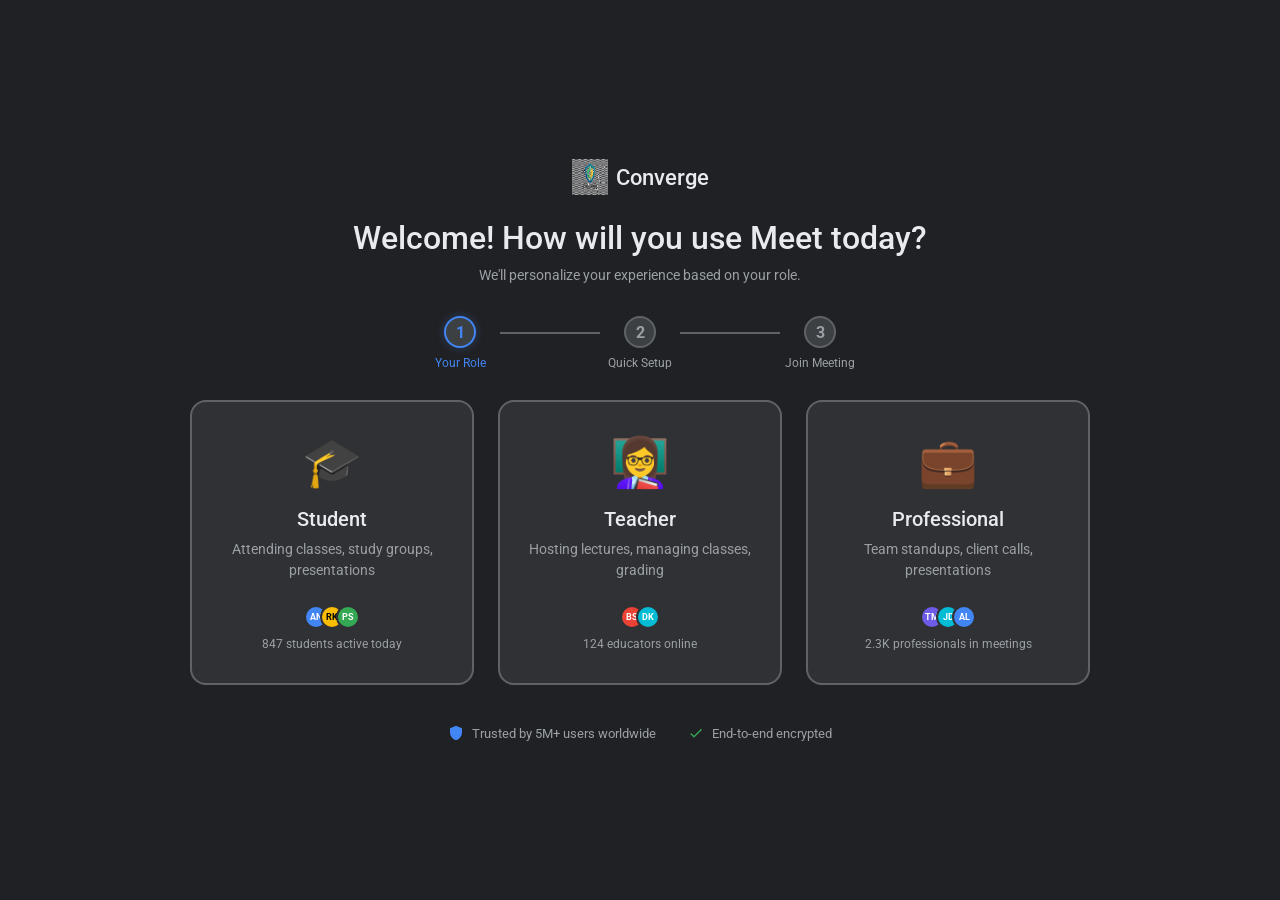
<file: index.html>
<!DOCTYPE html>
<html lang="en">
<head>
    <meta charset="UTF-8">
    <meta name="viewport" content="width=device-width, initial-scale=1.0">
    <title>Google Meet Next — Smart Dashboard</title>
    <meta name="description" content="Persuasion psychology-driven meeting dashboard with trust-building onboarding and smart conversion.">
    <link href="https://fonts.googleapis.com/css2?family=Google+Sans:wght@400;500;700&family=Roboto:wght@300;400;500&display=swap" rel="stylesheet">
    <link rel="stylesheet" href="dashboard.css">
</head>
<body class="dashboard-body">

<!-- ============================================================
     SCREEN 0: ROLE SELECTOR (Commitment & Consistency)
     HCI: Micro-commitment — small choice → bigger engagement
     Psychology: Commitment & Consistency (Cialdini)
     ============================================================ -->
<div class="role-screen" id="roleScreen">
    <div class="role-card">
        <div class="role-header">
            <a href="index.html" class="google-meet-logo" style="text-decoration: none; display: flex; align-items: center; gap: 8px;">
                <img src="LOGO_CONVERGE.png" alt="Converge Logo" style="width: 36px; height: 36px;">
                <span style="color:var(--text-primary); font-size: 22px; font-weight: 500;">Converge</span>
            </a>
            <h1>Welcome! How will you use Meet today?</h1>
            <p class="role-subtitle">We'll personalize your experience based on your role.</p>
        </div>

        <!-- Step indicator (Commitment — shows progress) -->
        <div class="commitment-progress">
            <div class="progress-step active"><span>1</span><label>Your Role</label></div>
            <div class="progress-line"></div>
            <div class="progress-step"><span>2</span><label>Quick Setup</label></div>
            <div class="progress-line"></div>
            <div class="progress-step"><span>3</span><label>Join Meeting</label></div>
        </div>

        <div class="role-options">
            <!-- Student -->
            <button class="role-option" onclick="selectRole('student')">
                <div class="role-icon">🎓</div>
                <h3>Student</h3>
                <p>Attending classes, study groups, presentations</p>
                <!-- Social Proof -->
                <div class="role-social-proof">
                    <div class="avatar-stack">
                        <div class="mini-avatar avatar-color-0">AN</div>
                        <div class="mini-avatar avatar-color-2">RK</div>
                        <div class="mini-avatar avatar-color-3">PS</div>
                    </div>
                    <span>847 students active today</span>
                </div>
            </button>
            <!-- Teacher -->
            <button class="role-option" onclick="selectRole('teacher')">
                <div class="role-icon">👩‍🏫</div>
                <h3>Teacher</h3>
                <p>Hosting lectures, managing classes, grading</p>
                <div class="role-social-proof">
                    <div class="avatar-stack">
                        <div class="mini-avatar avatar-color-1">BS</div>
                        <div class="mini-avatar avatar-color-5">DK</div>
                    </div>
                    <span>124 educators online</span>
                </div>
            </button>
            <!-- Professional -->
            <button class="role-option" onclick="selectRole('professional')">
                <div class="role-icon">💼</div>
                <h3>Professional</h3>
                <p>Team standups, client calls, presentations</p>
                <div class="role-social-proof">
                    <div class="avatar-stack">
                        <div class="mini-avatar avatar-color-4">TM</div>
                        <div class="mini-avatar avatar-color-5">JD</div>
                        <div class="mini-avatar avatar-color-0">AL</div>
                    </div>
                    <span>2.3K professionals in meetings</span>
                </div>
            </button>
        </div>

        <!-- Authority badge -->
        <div class="authority-badge-row">
            <div class="authority-badge">
                <svg viewBox="0 0 24 24" width="16" height="16" fill="#4285F4"><path d="M12 1L3 5v6c0 5.55 3.84 10.74 9 12 5.16-1.26 9-6.45 9-12V5l-9-4z"/></svg>
                <span>Trusted by 5M+ users worldwide</span>
            </div>
            <div class="authority-badge">
                <svg viewBox="0 0 24 24" width="16" height="16" fill="#34A853"><path d="M9 16.17L4.83 12l-1.42 1.41L9 19 21 7l-1.41-1.41L9 16.17z"/></svg>
                <span>End-to-end encrypted</span>
            </div>
        </div>
    </div>
</div>

<!-- ============================================================
     SCREEN 1: ONBOARDING WIZARD (Reciprocity + Trust Building)
     HCI: Progressive Disclosure, Reciprocity (give tips before asking)
     Psychology: Reciprocity (Cialdini), Liking (friendly tone)
     ============================================================ -->
<div class="onboarding-screen" id="onboardingScreen" style="display:none;">
    <div class="onboarding-card">
        <div class="onboarding-header">
            <div class="onboarding-avatar" id="onboardingAvatar">🎓</div>
            <h2 id="onboardingGreeting">Welcome, Student!</h2>
            <p class="onboarding-sub" id="onboardingSub">Here are some free tips to make your meetings better. No strings attached!</p>
        </div>

        <!-- Reciprocity: Free tips given BEFORE asking for anything -->
        <div class="onboarding-tips" id="onboardingTips">
            <div class="tip-card visible" id="tip-1">
                <div class="tip-icon">🎤</div>
                <h4>Pro Tip: Mute with Space</h4>
                <p>Press the spacebar to quickly mute/unmute. 3x faster than clicking!</p>
                <div class="tip-tag reciprocity-tag">🎁 Free tip — just for you</div>
            </div>
            <div class="tip-card" id="tip-2">
                <div class="tip-icon">📝</div>
                <h4>Pro Tip: Take Notes In-Meeting</h4>
                <p>Click the Notes button to write & export meeting notes without leaving the call.</p>
                <div class="tip-tag reciprocity-tag">🎁 Another free one!</div>
            </div>
            <div class="tip-card" id="tip-3">
                <div class="tip-icon">🎯</div>
                <h4>Pro Tip: Focus Mode</h4>
                <p>Use Focus Mode to dim distractions and highlight only the speaker. Great for lectures!</p>
                <div class="tip-tag reciprocity-tag">🎁 You're getting the VIP treatment</div>
            </div>
        </div>

        <!-- Progress dots -->
        <div class="onboarding-dots">
            <div class="dot active" data-tip="1"></div>
            <div class="dot" data-tip="2"></div>
            <div class="dot" data-tip="3"></div>
        </div>

        <div class="onboarding-actions" style="flex-direction: column; gap: 16px; align-items: stretch;">
            <!-- Primary Action: Skip to Dashboard -->
            <button class="btn-primary-action" style="width: 100%; padding: 14px; font-size: 16px;" onclick="skipOnboardingWizard()">Skip to Dashboard</button>
            
            <!-- Secondary Actions: Less contrast, next line -->
            <div style="display: flex; justify-content: space-between; width: 100%;">
                <button class="btn-secondary" onclick="window.location.href='meeting.html'">Directly Join</button>
                <button class="btn-secondary" id="onboardingNextBtn" onclick="nextOnboardingTip()">See next tip →</button>
            </div>
        </div>

        <!-- Commitment progress -->
        <div class="commitment-progress compact">
            <div class="progress-step completed"><span>✓</span><label>Your Role</label></div>
            <div class="progress-line filled"></div>
            <div class="progress-step active"><span>2</span><label>Quick Setup</label></div>
            <div class="progress-line"></div>
            <div class="progress-step"><span>3</span><label>Join Meeting</label></div>
        </div>
    </div>
</div>

<!-- ============================================================
     SCREEN 2: MAIN DASHBOARD
     HCI: Gestalt Symmetry, Information Architecture
     Psychology: Social Proof, Scarcity, Authority, Liking
     ============================================================ -->
<div class="dashboard-main" id="dashboardMain" style="display:none;">

    <!-- Scarcity + Authority top banner -->
    <div class="persuasion-banner" role="alert" id="persuasionBanner">
        <div class="banner-left">
            <svg viewBox="0 0 24 24"><path d="M12 2C6.48 2 2 6.48 2 12s4.48 10 10 10 10-4.48 10-10S17.52 2 12 2zm1 15h-2v-6h2v6zm0-8h-2V7h2v2z"/></svg>
            <span id="bannerText"><strong>Urgent:</strong> Prof. Sivaselvan requested your presence. <span class="social-proof-inline" id="lobbyCount">14 other students</span> are already waiting.</span>
        </div>
        <div class="scarcity-timer" id="scarcityTimer">
            <span class="timer-label">Meeting starts in</span>
            <span class="timer-value" id="timerValue">04:59</span>
        </div>
    </div>

    <div class="dashboard-container">
        <!-- LEFT PANEL -->
        <div class="side-panel history-panel">
            <header>
                <h2 id="dashboardTitle">Meeting Dashboard</h2>
                <p id="dashboardWelcome">Welcome back, Anjani</p>
                <!-- Authority: Verified badge -->
                <div class="user-authority-badge" id="userBadge">
                    <span class="verified-icon">✓</span>
                    <span id="userBadgeText">Verified Student</span>
                </div>
            </header>

            <!-- Social Proof: Active meetings counter -->
            <div class="social-proof-card">
                <div class="sp-header">
                    <h4>Happening Now</h4>
                    <span class="sp-live-dot"></span>
                </div>
                <div class="sp-stats">
                    <div class="sp-stat">
                        <span class="sp-number" id="activeMeetings">23</span>
                        <span class="sp-label">Active meetings</span>
                    </div>
                    <div class="sp-stat">
                        <span class="sp-number" id="activeUsers">187</span>
                        <span class="sp-label">People online</span>
                    </div>
                </div>
                <!-- Social proof avatars -->
                <div class="sp-users">
                    <div class="avatar-stack-lg">
                        <div class="mini-avatar avatar-color-1">BS</div>
                        <div class="mini-avatar avatar-color-2">RK</div>
                        <div class="mini-avatar avatar-color-3">PS</div>
                        <div class="mini-avatar avatar-color-0">AN</div>
                        <div class="mini-avatar avatar-color-4">+3</div>
                    </div>
                    <span class="sp-names">Prof. Sivaselvan, Rahul, Priya and 4 others</span>
                </div>
            </div>

            <!-- Meeting creation (Legacy abandonment: segmented, no dropdowns) -->
            <div class="meeting-type-selector">
                <label>Create New Meeting</label>
                <div class="segmented-control" role="group">
                    <button class="segment active" onclick="setMeetingType('instant')">Instant</button>
                    <button class="segment" onclick="setMeetingType('later')">For Later</button>
                    <button class="segment" onclick="setMeetingType('calendar')">Calendar</button>
                </div>
                <p class="auto-save-hint">✓ Changes auto-save. No reset button needed.</p>
            </div>

            <!-- Frequent contacts (Liking — familiar faces) -->
            <div class="quick-invite-section">
                <label>Quick Invite (People you like)</label>
                <div class="frequent-contacts">
                    <div class="contact-pill avatar-color-1">BS <span>Prof. Sivaselvan</span></div>
                    <div class="contact-pill avatar-color-2">RK <span>Rahul K.</span></div>
                    <div class="contact-pill avatar-color-3">PS <span>Priya S.</span></div>
                </div>
            </div>

            <!-- Meeting history (infinite scroll) -->
            <div class="history-list-wrapper">
                <label>Past Recordings</label>
                <div class="infinite-scroll-list" id="pastMeetingsList"></div>
                <div class="infinite-loading-spinner" id="loadingSpinner">Loading more...</div>
            </div>
        </div>

        <!-- RIGHT PANEL: Auth + CAPTCHA -->
        <div class="side-panel auth-panel">
            <div class="auth-card">
                <h2>Join Meeting</h2>
                <p>Authentication required for HCI Term Review.</p>

                <!-- Authority endorsement -->
                <div class="authority-endorsement">
                    <div class="endorsement-avatar avatar-color-1">BS</div>
                    <div class="endorsement-info">
                        <span class="endorsement-name">Prof. Sivaselvan</span>
                        <span class="endorsement-role">Meeting Host • Verified Educator</span>
                    </div>
                    <span class="verified-badge-sm">✓</span>
                </div>

                <!-- Password (legacy abandonment: visible by default) -->
                <div class="input-group">
                    <label for="meetingPasscode">Meeting Passcode</label>
                    <div class="password-wrapper">
                        <input type="text" id="meetingPasscode" value="HCI-Final-2026" placeholder="Enter code">
                        <button class="toggle-password" onclick="togglePasswordVisibility()" aria-label="Toggle password visibility">Hide</button>
                    </div>
                </div>

                <!-- Adaptive Verification Container (Layered Security) -->
                <div class="adaptive-verification-section" id="adaptiveVerificationContainer">
                    <button class="btn-primary auth-submit-btn" id="joinMeetingBtn" onclick="validateAndJoin()">Join Meeting</button>
                    <div style="text-align: center; margin-top: 12px; font-size: 12px; color: var(--text-secondary); display: flex; align-items: center; justify-content: center; gap: 6px;">
                        <svg width="14" height="14" viewBox="0 0 24 24" fill="var(--success-green)"><path d="M12 1L3 5v6c0 5.55 3.84 10.74 9 12 5.16-1.26 9-6.45 9-12V5l-9-4zm-2 16l-4-4 1.41-1.41L10 14.17l6.59-6.59L18 9l-8 8z"/></svg>
                        <span>Trusted by 5M+ users worldwide. End-to-end encrypted.</span>
                    </div>
                    
                    <div id="authErrorMsg" class="error-msg"></div>

                    <!-- Layer 1: Invisible Heuristic Spinner -->
                    <div class="invisible-layer" id="invisibleLayer" style="display:none;">
                        <div class="spinner-analysis"></div>
                        <span>Evaluating security...</span>
                    </div>

                    <!-- Layer 2: Spatial Drag Challenge (Low Risk Flag) -->
                    <div class="captcha-box novel-captcha" id="spatialChallenge" style="display:none;">
                        <span class="captcha-prompt">Security Check: Slide the key to the lock to enter securely:</span>
                        <div class="drag-environment adaptive-drag">
                            <div class="drag-target" id="meetingRoomTarget">🔒 Room</div>
                            <div class="draggable-item" id="userDraggable" draggable="true">🔑</div>
                        </div>
                        <div class="accessibility-fallback">
                            <a href="javascript:void(0)" onclick="triggerSemanticChallenge()">Using a screen reader? Audio alternative.</a>
                        </div>
                    </div>

                    <!-- Layer 3: Semantic Challenge (Screen Reader Fallback) -->
                    <div class="captcha-box" id="semanticChallenge" style="display:none;">
                        <span class="captcha-prompt">Audio/Logic challenge: What is 2 + 5?</span>
                        <input type="number" id="semanticResponse" placeholder="Type answer">
                        <button class="btn-primary-sm" onclick="verifySemantic()">Verify</button>
                    </div>
                </div>
                <div id="authErrorMsg" class="error-msg"></div>

                <!-- Premium upgrade trigger (Scarcity + Social Proof) -->
                <div class="premium-nudge" id="premiumNudge">
                    <div class="premium-header">
                        <span class="premium-badge">⚡ PRO</span>
                        <h4>Upgrade for AI meeting summaries</h4>
                    </div>
                    <p>Join 10,000+ educators who use AI-powered features</p>
                    <div class="premium-scarcity">
                        <span>🔥 40% off ends Friday</span>
                    </div>
                </div>
            </div>
        </div>
    </div>

    <!-- Commitment: Final progress -->
    <div class="commitment-progress bottom-bar" id="bottomProgressBar">
        <div class="progress-step completed"><span>✓</span><label>Your Role</label></div>
        <div class="progress-line filled"></div>
        <div class="progress-step completed"><span>✓</span><label>Quick Setup</label></div>
        <div class="progress-line filled"></div>
        <div class="progress-step active"><span>3</span><label>Join Meeting</label></div>
    </div>
</div>

<script src="dashboard.js"></script>
</body>
</html>
</file>
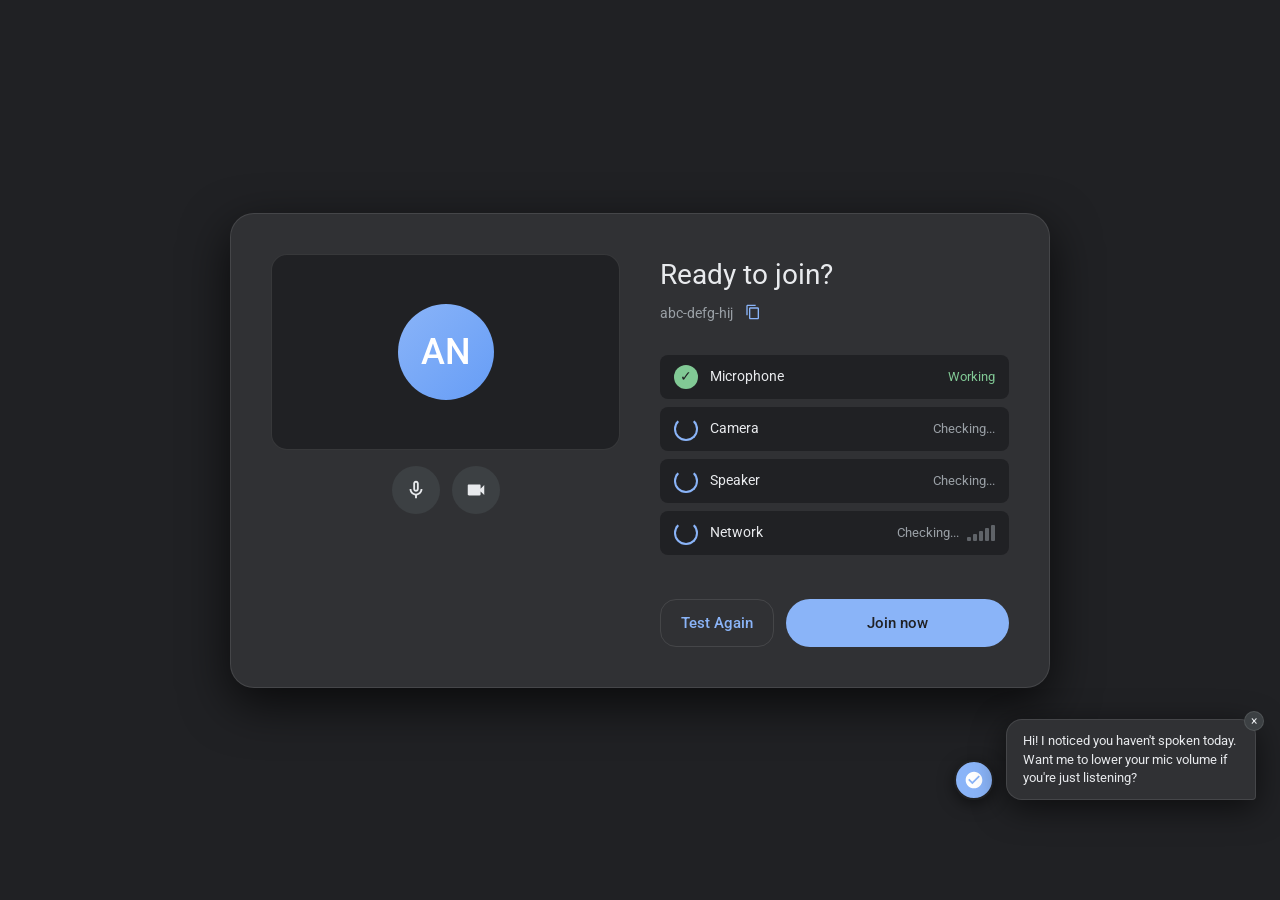
<file: meeting.html>
<!DOCTYPE html>
<html lang="en">
<head>
    <meta charset="UTF-8">
    <meta name="viewport" content="width=device-width, initial-scale=1.0">
    <title>Google Meet Redesign — HCI Interactive Prototype</title>
    <meta name="description" content="Interactive HCI prototype of Google Meet redesign demonstrating Shneiderman's rules, Nielsen heuristics, Fitts's Law, and more.">
    <link rel="stylesheet" href="styles.css">
    <link href="https://fonts.googleapis.com/css2?family=Google+Sans:wght@400;500;700&family=Roboto:wght@300;400;500&family=Roboto+Mono:wght@400;500&display=swap" rel="stylesheet">
</head>
<body>

<!-- ============================================================
     SCREEN 1: PRE-JOIN LOBBY
     HCI: Error Prevention (Nielsen #5), System Status (Nielsen #1),
           Mental Models, Closure, Tesler's Law (smart defaults)
     ============================================================ -->
<div class="pre-join-screen" id="preJoinScreen">
    <div class="pre-join-card">
        <!-- Camera Preview -->
        <div class="pre-join-preview">
            <div class="camera-preview-box" id="cameraPreview">
                <div class="avatar-large avatar-color-0" id="previewAvatar">AN</div>
            </div>
            <div class="preview-controls">
                <button class="preview-toggle-btn" id="previewMicBtn" title="Toggle microphone" aria-label="Toggle microphone">
                    <svg viewBox="0 0 24 24"><path d="M12 14c1.66 0 3-1.34 3-3V5c0-1.66-1.34-3-3-3S9 3.34 9 5v6c0 1.66 1.34 3 3 3zm-1-9c0-.55.45-1 1-1s1 .45 1 1v6c0 .55-.45 1-1 1s-1-.45-1-1V5z"/><path d="M17 11c0 2.76-2.24 5-5 5s-5-2.24-5-5H5c0 3.53 2.61 6.43 6 6.92V21h2v-3.08c3.39-.49 6-3.39 6-6.92h-2z"/></svg>
                </button>
                <button class="preview-toggle-btn" id="previewVideoBtn" title="Toggle camera" aria-label="Toggle camera">
                    <svg viewBox="0 0 24 24"><path d="M17 10.5V7c0-.55-.45-1-1-1H4c-.55 0-1 .45-1 1v10c0 .55.45 1 1 1h12c.55 0 1-.45 1-1v-3.5l4 4v-11l-4 4z"/></svg>
                </button>
            </div>
        </div>

        <!-- Meeting Info & System Check -->
        <div class="pre-join-info">
            <h1>Ready to join?</h1>
            <div class="pre-join-meeting-code">
                <span>abc-defg-hij</span>
                <button class="copy-btn" title="Copy meeting code" aria-label="Copy meeting code">
                    <svg width="16" height="16" viewBox="0 0 24 24" fill="currentColor"><path d="M16 1H4c-1.1 0-2 .9-2 2v14h2V3h12V1zm3 4H8c-1.1 0-2 .9-2 2v14c0 1.1.9 2 2 2h11c1.1 0 2-.9 2-2V7c0-1.1-.9-2-2-2zm0 16H8V7h11v14z"/></svg>
                </button>
            </div>

            <div class="system-check-list" id="systemCheckList">
                <div class="check-row" id="checkMic">
                    <div class="check-icon pending">—</div>
                    <span class="check-label">Microphone</span>
                    <span class="check-status">Waiting...</span>
                </div>
                <div class="check-row" id="checkCamera">
                    <div class="check-icon pending">—</div>
                    <span class="check-label">Camera</span>
                    <span class="check-status">Waiting...</span>
                </div>
                <div class="check-row" id="checkSpeaker">
                    <div class="check-icon pending">—</div>
                    <span class="check-label">Speaker</span>
                    <span class="check-status">Waiting...</span>
                </div>
                <div class="check-row" id="checkNetwork">
                    <div class="check-icon pending">—</div>
                    <span class="check-label">Network</span>
                    <div style="display:flex;align-items:center;gap:8px;">
                        <span class="check-status" id="networkSpeed">Checking...</span>
                        <div class="network-quality-bar" id="preNetworkBars">
                            <div class="bar"></div>
                            <div class="bar"></div>
                            <div class="bar"></div>
                            <div class="bar"></div>
                            <div class="bar"></div>
                        </div>
                    </div>
                </div>
            </div>

            <div class="pre-join-actions">
                <button class="btn-retest" id="retestBtn" onclick="runSystemCheck()">Test Again</button>
                <button class="btn-join" id="joinBtn" onclick="joinMeeting()">Join now</button>
            </div>
        </div>
    </div>
</div>

<!-- ============================================================
     SCREEN 2: MAIN MEETING INTERFACE
     HCI: Visibility (Norman), Gestalt Laws, Miller's Law, Fitts's Law,
           Shneiderman #1 (Consistency), #3 (Feedback), #8 (Reduce memory)
     ============================================================ -->
<div class="meeting-screen" id="meetingScreen">
    <!-- Header -->
    <header class="meeting-header" role="banner">
        <div class="header-left">
            <a href="index.html" class="google-meet-logo" style="text-decoration: none; display: flex; align-items: center; gap: 8px;">
                <img src="LOGO_CONVERGE.png" alt="Converge Logo" style="width: 28px; height: 28px;">
                <span class="meeting-title" style="color:var(--text-primary); font-weight: 500;">Converge</span>
            </a>
            <span class="meeting-timer" id="meetingTimer" aria-live="polite">00:00</span>
        </div>
        <div class="header-center">
            <div class="recording-badge" id="recordingBadge" role="status" aria-label="Recording status">
                <div class="recording-dot"></div>
                <span>Recording</span>
            </div>
        </div>
        <div class="header-right">
            <!-- Network Quality Indicator - HCI: System Status (Nielsen #1), Robustness -->
            <div class="network-indicator good" id="networkIndicator" title="Network quality" onclick="toggleNetworkDetails()">
                <div class="network-quality-bar" id="headerNetworkBars">
                    <div class="bar active"></div>
                    <div class="bar active"></div>
                    <div class="bar active"></div>
                    <div class="bar active"></div>
                    <div class="bar active"></div>
                </div>
                <span class="label" id="networkLabel">Good</span>
            </div>
            <!-- Captions toggle - HCI: Accessibility, Flexibility -->
            <button class="header-icon-btn" id="captionsBtn" title="Toggle captions (C)" aria-label="Toggle captions" onclick="toggleCaptions()">
                <svg viewBox="0 0 24 24"><path d="M19 4H5c-1.11 0-2 .9-2 2v12c0 1.1.89 2 2 2h14c1.1 0 2-.9 2-2V6c0-1.1-.9-2-2-2zm-8 7H9.5v-.5h-2v3h2V13H11v1c0 .55-.45 1-1 1H7c-.55 0-1-.45-1-1v-4c0-.55.45-1 1-1h3c.55 0 1 .45 1 1v1zm7 0h-1.5v-.5h-2v3h2V13H18v1c0 .55-.45 1-1 1h-3c-.55 0-1-.45-1-1v-4c0-.55.45-1 1-1h3c.55 0 1 .45 1 1v1z"/></svg>
            </button>
            <!-- Settings - HCI: User Control (Nielsen #3), Flexibility -->
            <button class="header-icon-btn" id="settingsOpenBtn" title="Settings" aria-label="Open settings" onclick="openSettings()">
                <svg viewBox="0 0 24 24"><path d="M19.14 12.94c.04-.3.06-.61.06-.94 0-.32-.02-.64-.07-.94l2.03-1.58c.18-.14.23-.41.12-.61l-1.92-3.32c-.12-.22-.37-.29-.59-.22l-2.39.96c-.5-.38-1.03-.7-1.62-.94l-.36-2.54c-.04-.24-.24-.41-.48-.41h-3.84c-.24 0-.43.17-.47.41l-.36 2.54c-.59.24-1.13.57-1.62.94l-2.39-.96c-.22-.08-.47 0-.59.22L2.74 8.87c-.12.21-.08.47.12.61l2.03 1.58c-.05.3-.07.62-.07.94s.02.64.07.94l-2.03 1.58c-.18.14-.23.41-.12.61l1.92 3.32c.12.22.37.29.59.22l2.39-.96c.5.38 1.03.7 1.62.94l.36 2.54c.05.24.24.41.48.41h3.84c.24 0 .44-.17.47-.41l.36-2.54c.59-.24 1.13-.56 1.62-.94l2.39.96c.22.08.47 0 .59-.22l1.92-3.32c.12-.22.07-.47-.12-.61l-2.01-1.58zM12 15.6c-1.98 0-3.6-1.62-3.6-3.6s1.62-3.6 3.6-3.6 3.6 1.62 3.6 3.6-1.62 3.6-3.6 3.6z"/></svg>
            </button>
            <!-- Help - HCI: Help & Documentation (Nielsen #10) -->
            <button class="header-icon-btn" title="Help (Shift+?)" aria-label="Open help" onclick="openShortcuts()">
                <svg viewBox="0 0 24 24"><path d="M11 18h2v-2h-2v2zm1-16C6.48 2 2 6.48 2 12s4.48 10 10 10 10-4.48 10-10S17.52 2 12 2zm0 18c-4.41 0-8-3.59-8-8s3.59-8 8-8 8 3.59 8 8-3.59 8-8 8zm0-14c-2.21 0-4 1.79-4 4h2c0-1.1.9-2 2-2s2 .9 2 2c0 2-3 1.75-3 5h2c0-2.25 3-2.5 3-5 0-2.21-1.79-4-4-4z"/></svg>
            </button>
        </div>
    </header>

    <!-- Mute Banner - HCI: Feedback (Shneiderman #3), Visibility, Error Prevention -->
    <div class="mute-banner" id="muteBanner" role="alert" aria-live="assertive">
        <svg width="18" height="18" viewBox="0 0 24 24" fill="currentColor"><path d="M12 2C6.48 2 2 6.48 2 12s4.48 10 10 10 10-4.48 10-10S17.52 2 12 2zm-2 15l-5-5 1.41-1.41L10 14.17l7.59-7.59L19 8l-9 9z"/></svg>
        <span>You are muted</span>
        <span class="unmute-hint">Press <kbd>Space</kbd> to unmute</span>
    </div>

    <!-- Screen Share Banner - HCI: Feedback, System Status -->
    <div class="screen-share-banner" id="screenShareBanner">
        <svg width="18" height="18" viewBox="0 0 24 24" fill="currentColor"><path d="M20 18c1.1 0 2-.9 2-2V6c0-1.1-.9-2-2-2H4c-1.1 0-2 .9-2 2v10c0 1.1.9 2 2 2H0v2h24v-2h-4zM4 6h16v10H4V6z"/></svg>
        <span>You are presenting to everyone</span>
        <button class="stop-share-btn" onclick="toggleScreenShare()">Stop presenting</button>
    </div>

    <!-- Main Content Area -->
    <div class="meeting-content">
        <!-- View Toggle - HCI: Flexibility, User Control -->
        <div class="view-toggle" id="viewToggle" style="width:auto;">
            <button class="active" id="gridViewBtn" onclick="setView('grid')" title="Grid view">
                <svg viewBox="0 0 24 24"><path d="M3 3h8v8H3V3zm0 10h8v8H3v-8zm10-10h8v8h-8V3zm0 10h8v8h-8v-8z"/></svg>
                Grid
            </button>
            <button id="speakerViewBtn" onclick="setView('speaker')" title="Speaker view">
                <svg viewBox="0 0 24 24"><path d="M3 3h12v12H3V3zm14 0h4v4h-4V3zm0 6h4v4h-4V9zm0 6h4v4h-4v-4zM3 17h12v4H3v-4z"/></svg>
                Speaker
            </button>
            <button id="spatialViewBtn" onclick="setView('spatial')" title="Spatial Canvas">
                <svg viewBox="0 0 24 24"><path d="M12 2C6.48 2 2 6.48 2 12s4.48 10 10 10 10-4.48 10-10S17.52 2 12 2zm0 18c-4.41 0-8-3.59-8-8s3.59-8 8-8 8 3.59 8 8-3.59 8-8 8z"/><circle cx="12" cy="12" r="3"/></svg>
                Spatial
            </button>
        </div>

        <!-- Video Grid Area -->
        <div class="video-area" id="videoArea">
            <div class="video-grid grid-4" id="videoGrid">

                <!-- Tile: You (Local) -->
                <div class="video-tile" id="localTile" data-participant="you" aria-label="Your video">
                    <div class="tile-content">
                        <div class="avatar-circle avatar-color-0">AN</div>
                        <div class="screen-share-overlay" id="localShareOverlay">
                            <div class="share-content">
                                <svg viewBox="0 0 24 24"><path d="M20 18c1.1 0 2-.9 2-2V6c0-1.1-.9-2-2-2H4c-1.1 0-2 .9-2 2v10c0 1.1.9 2 2 2H0v2h24v-2h-4zM4 6h16v10H4V6z"/></svg>
                                <p>You are presenting</p>
                            </div>
                        </div>
                    </div>
                    <div class="tile-name">
                        <span class="mic-status" id="localMicIcon">
                            <svg viewBox="0 0 24 24"><path d="M12 14c1.66 0 3-1.34 3-3V5c0-1.66-1.34-3-3-3S9 3.34 9 5v6c0 1.66 1.34 3 3 3z"/><path d="M17 11c0 2.76-2.24 5-5 5s-5-2.24-5-5H5c0 3.53 2.61 6.43 6 6.92V21h2v-3.08c3.39-.49 6-3.39 6-6.92h-2z"/></svg>
                        </span>
                        <span>You</span>
                        <!-- Anti-Fatigue Collapse Button -->
                        <button id="btnCollapseSelf" onclick="toggleSelfView()" aria-label="Minimize self view" title="Hide Self View (Reduce Fatigue)">
                            <svg viewBox="0 0 24 24" fill="currentColor"><path d="M19 13H5v-2h14v2z"/></svg>
                        </button>
                    </div>
                    <div class="tile-hand-raised" id="localHandRaised">✋</div>
                    <div class="tile-pin" id="localPin">
                        <svg viewBox="0 0 24 24"><path d="M14 4v5c0 1.12.37 2.16 1 3H9c.65-.86 1-1.9 1-3V4h4m3-2H7c-.55 0-1 .45-1 1s.45 1 1 1h1v5c0 1.66-1.34 3-3 3v2h5.97v7l1 1 1-1v-7H19v-2c-1.66 0-3-1.34-3-3V4h1c.55 0 1-.45 1-1s-.45-1-1-1z"/></svg>
                    </div>
                    <div class="tile-actions">
                        <button class="tile-action-btn" title="Pin" onclick="togglePin('you')">
                            <svg viewBox="0 0 24 24"><path d="M14 4v5c0 1.12.37 2.16 1 3H9c.65-.86 1-1.9 1-3V4h4m3-2H7c-.55 0-1 .45-1 1s.45 1 1 1h1v5c0 1.66-1.34 3-3 3v2h5.97v7l1 1 1-1v-7H19v-2c-1.66 0-3-1.34-3-3V4h1c.55 0 1-.45 1-1s-.45-1-1-1z"/></svg>
                        </button>
                    </div>
                </div>

                <!-- Tile: Prof. Sivaselvan -->
                <div class="video-tile speaking" id="tile-prof" data-participant="prof" aria-label="Prof. Sivaselvan's video">
                    <div class="tile-content">
                        <div class="avatar-circle avatar-color-1">BS</div>
                    </div>
                    <div class="tile-name">
                        <span class="mic-status">
                            <svg viewBox="0 0 24 24"><path d="M12 14c1.66 0 3-1.34 3-3V5c0-1.66-1.34-3-3-3S9 3.34 9 5v6c0 1.66 1.34 3 3 3z"/><path d="M17 11c0 2.76-2.24 5-5 5s-5-2.24-5-5H5c0 3.53 2.61 6.43 6 6.92V21h2v-3.08c3.39-.49 6-3.39 6-6.92h-2z"/></svg>
                        </span>
                        <span>Prof. Sivaselvan</span>
                    </div>
                    <div class="tile-hand-raised">✋</div>
                    <div class="tile-pin">
                        <svg viewBox="0 0 24 24"><path d="M14 4v5c0 1.12.37 2.16 1 3H9c.65-.86 1-1.9 1-3V4h4m3-2H7c-.55 0-1 .45-1 1s.45 1 1 1h1v5c0 1.66-1.34 3-3 3v2h5.97v7l1 1 1-1v-7H19v-2c-1.66 0-3-1.34-3-3V4h1c.55 0 1-.45 1-1s-.45-1-1-1z"/></svg>
                    </div>
                    <div class="tile-actions">
                        <button class="tile-action-btn" title="Pin" onclick="togglePin('prof')">
                            <svg viewBox="0 0 24 24"><path d="M14 4v5c0 1.12.37 2.16 1 3H9c.65-.86 1-1.9 1-3V4h4m3-2H7c-.55 0-1 .45-1 1s.45 1 1 1h1v5c0 1.66-1.34 3-3 3v2h5.97v7l1 1 1-1v-7H19v-2c-1.66 0-3-1.34-3-3V4h1c.55 0 1-.45 1-1s-.45-1-1-1z"/></svg>
                        </button>
                    </div>
                </div>

                <!-- Tile: Rahul K -->
                <div class="video-tile" id="tile-rahul" data-participant="rahul" aria-label="Rahul K's video">
                    <div class="tile-content">
                        <div class="avatar-circle avatar-color-2">RK</div>
                    </div>
                    <div class="tile-name">
                        <span class="mic-status muted">
                            <svg viewBox="0 0 24 24"><path d="M19 11h-1.7c0 .74-.16 1.43-.43 2.05l1.23 1.23c.56-.98.9-2.09.9-3.28zm-4.02.17c0-.06.02-.11.02-.17V5c0-1.66-1.34-3-3-3S9 3.34 9 5v.18l5.98 5.99zM4.27 3L3 4.27l6.01 6.01V11c0 1.66 1.33 3 2.99 3 .22 0 .44-.03.65-.08l1.66 1.66c-.71.33-1.5.52-2.31.52-2.76 0-5.3-2.1-5.3-5.1H5c0 3.41 2.72 6.23 6 6.72V21h2v-3.28c.91-.13 1.77-.45 2.55-.9l4.17 4.18L21 19.73 4.27 3z"/></svg>
                        </span>
                        <span>Rahul K</span>
                    </div>
                    <div class="tile-hand-raised" id="rahulHand">✋</div>
                    <div class="tile-pin">
                        <svg viewBox="0 0 24 24"><path d="M14 4v5c0 1.12.37 2.16 1 3H9c.65-.86 1-1.9 1-3V4h4m3-2H7c-.55 0-1 .45-1 1s.45 1 1 1h1v5c0 1.66-1.34 3-3 3v2h5.97v7l1 1 1-1v-7H19v-2c-1.66 0-3-1.34-3-3V4h1c.55 0 1-.45 1-1s-.45-1-1-1z"/></svg>
                    </div>
                    <div class="tile-actions">
                        <button class="tile-action-btn" title="Pin" onclick="togglePin('rahul')">
                            <svg viewBox="0 0 24 24"><path d="M14 4v5c0 1.12.37 2.16 1 3H9c.65-.86 1-1.9 1-3V4h4m3-2H7c-.55 0-1 .45-1 1s.45 1 1 1h1v5c0 1.66-1.34 3-3 3v2h5.97v7l1 1 1-1v-7H19v-2c-1.66 0-3-1.34-3-3V4h1c.55 0 1-.45 1-1s-.45-1-1-1z"/></svg>
                        </button>
                    </div>
                </div>

                <!-- Tile: Priya S -->
                <div class="video-tile" id="tile-priya" data-participant="priya" aria-label="Priya S's video">
                    <div class="tile-content">
                        <div class="avatar-circle avatar-color-3">PS</div>
                    </div>
                    <div class="tile-name">
                        <span class="mic-status">
                            <svg viewBox="0 0 24 24"><path d="M12 14c1.66 0 3-1.34 3-3V5c0-1.66-1.34-3-3-3S9 3.34 9 5v6c0 1.66 1.34 3 3 3z"/><path d="M17 11c0 2.76-2.24 5-5 5s-5-2.24-5-5H5c0 3.53 2.61 6.43 6 6.92V21h2v-3.08c3.39-.49 6-3.39 6-6.92h-2z"/></svg>
                        </span>
                        <span>Priya S</span>
                    </div>
                    <div class="tile-hand-raised">✋</div>
                    <div class="tile-pin">
                        <svg viewBox="0 0 24 24"><path d="M14 4v5c0 1.12.37 2.16 1 3H9c.65-.86 1-1.9 1-3V4h4m3-2H7c-.55 0-1 .45-1 1s.45 1 1 1h1v5c0 1.66-1.34 3-3 3v2h5.97v7l1 1 1-1v-7H19v-2c-1.66 0-3-1.34-3-3V4h1c.55 0 1-.45 1-1s-.45-1-1-1z"/></svg>
                    </div>
                    <div class="tile-actions">
                        <button class="tile-action-btn" title="Pin" onclick="togglePin('priya')">
                            <svg viewBox="0 0 24 24"><path d="M14 4v5c0 1.12.37 2.16 1 3H9c.65-.86 1-1.9 1-3V4h4m3-2H7c-.55 0-1 .45-1 1s.45 1 1 1h1v5c0 1.66-1.34 3-3 3v2h5.97v7l1 1 1-1v-7H19v-2c-1.66 0-3-1.34-3-3V4h1c.55 0 1-.45 1-1s-.45-1-1-1z"/></svg>
                        </button>
                    </div>
                </div>

            </div>
        </div>

        <!-- Side Panel (Chat / Participants) -->
        <!-- HCI: Recognition vs Recall (Nielsen #6), Consistency, Learnability -->
        <div class="side-panel" id="sidePanel">
            <!-- Chat Panel -->
            <div id="chatPanel" style="display:none;flex-direction:column;height:100%;">
                <div class="panel-header">
                    <h2>In-call messages</h2>
                    <button class="panel-close-btn" onclick="closePanel()" aria-label="Close chat">
                        <svg viewBox="0 0 24 24"><path d="M19 6.41L17.59 5 12 10.59 6.41 5 5 6.41 10.59 12 5 17.59 6.41 19 12 13.41 17.59 19 19 17.59 13.41 12z"/></svg>
                    </button>
                </div>
                <div class="chat-messages" id="chatMessages">
                    <!-- Pre-populated messages -->
                    <div class="chat-message">
                        <div class="msg-header">
                            <div class="msg-avatar avatar-color-1">BS</div>
                            <span class="msg-name">Prof. Sivaselvan</span>
                            <span class="msg-time">2:30 PM</span>
                        </div>
                        <div class="msg-text">Welcome everyone. Today we'll discuss HCI design principles.</div>
                    </div>
                    <div class="chat-message">
                        <div class="msg-header">
                            <div class="msg-avatar avatar-color-2">RK</div>
                            <span class="msg-name">Rahul K</span>
                            <span class="msg-time">2:31 PM</span>
                        </div>
                        <div class="msg-text">Can you share the slides?</div>
                    </div>
                    <div class="chat-message">
                        <div class="msg-header">
                            <div class="msg-avatar avatar-color-1">BS</div>
                            <span class="msg-name">Prof. Sivaselvan</span>
                            <span class="msg-time">2:31 PM</span>
                        </div>
                        <div class="msg-text">Sure, let me share my screen now.</div>
                    </div>
                </div>
                <div class="chat-input-area">
                    <div class="chat-input-wrapper">
                        <input type="text" id="chatInput" placeholder="Send a message to everyone" aria-label="Chat message input" autocomplete="off">
                        <button class="chat-send-btn" onclick="sendChatMessage()" aria-label="Send message">
                            <svg viewBox="0 0 24 24"><path d="M2.01 21L23 12 2.01 3 2 10l15 2-15 2z"/></svg>
                        </button>
                    </div>
                </div>
            </div>

            <!-- Participants Panel -->
            <!-- HCI: Information Architecture, Hick's Law, Robustness -->
            <div id="participantsPanel" style="display:none;flex-direction:column;height:100%;">
                <div class="panel-header">
                    <h2>People (<span id="participantCount">4</span>)</h2>
                    <button class="panel-close-btn" onclick="closePanel()" aria-label="Close participants">
                        <svg viewBox="0 0 24 24"><path d="M19 6.41L17.59 5 12 10.59 6.41 5 5 6.41 10.59 12 5 17.59 6.41 19 12 13.41 17.59 19 19 17.59 13.41 12z"/></svg>
                    </button>
                </div>
                <div class="participants-count">In this call</div>
                <div class="participants-list" id="participantsList">
                    <div class="participant-row">
                        <div class="p-avatar avatar-color-0">AN</div>
                        <div class="p-info">
                            <div class="p-name">You (Anjani Nithin)</div>
                            <div class="p-role">Participant</div>
                        </div>
                        <div class="p-status">
                            <div class="status-icon" id="pListLocalMic">
                                <svg viewBox="0 0 24 24"><path d="M12 14c1.66 0 3-1.34 3-3V5c0-1.66-1.34-3-3-3S9 3.34 9 5v6c0 1.66 1.34 3 3 3z"/><path d="M17 11c0 2.76-2.24 5-5 5s-5-2.24-5-5H5c0 3.53 2.61 6.43 6 6.92V21h2v-3.08c3.39-.49 6-3.39 6-6.92h-2z"/></svg>
                            </div>
                            <div class="status-icon">
                                <svg viewBox="0 0 24 24"><path d="M17 10.5V7c0-.55-.45-1-1-1H4c-.55 0-1 .45-1 1v10c0 .55.45 1 1 1h12c.55 0 1-.45 1-1v-3.5l4 4v-11l-4 4z"/></svg>
                            </div>
                        </div>
                    </div>
                    <div class="participant-row">
                        <div class="p-avatar avatar-color-1">BS</div>
                        <div class="p-info">
                            <div class="p-name">Prof. Sivaselvan</div>
                            <div class="p-role">Host</div>
                        </div>
                        <div class="p-status">
                            <div class="status-icon">
                                <svg viewBox="0 0 24 24"><path d="M12 14c1.66 0 3-1.34 3-3V5c0-1.66-1.34-3-3-3S9 3.34 9 5v6c0 1.66 1.34 3 3 3z"/><path d="M17 11c0 2.76-2.24 5-5 5s-5-2.24-5-5H5c0 3.53 2.61 6.43 6 6.92V21h2v-3.08c3.39-.49 6-3.39 6-6.92h-2z"/></svg>
                            </div>
                            <div class="status-icon">
                                <svg viewBox="0 0 24 24"><path d="M17 10.5V7c0-.55-.45-1-1-1H4c-.55 0-1 .45-1 1v10c0 .55.45 1 1 1h12c.55 0 1-.45 1-1v-3.5l4 4v-11l-4 4z"/></svg>
                            </div>
                        </div>
                    </div>
                    <div class="participant-row">
                        <div class="p-avatar avatar-color-2">RK</div>
                        <div class="p-info">
                            <div class="p-name">Rahul K</div>
                            <div class="p-role">Participant</div>
                        </div>
                        <div class="p-status">
                            <div class="status-icon muted">
                                <svg viewBox="0 0 24 24"><path d="M19 11h-1.7c0 .74-.16 1.43-.43 2.05l1.23 1.23c.56-.98.9-2.09.9-3.28zm-4.02.17c0-.06.02-.11.02-.17V5c0-1.66-1.34-3-3-3S9 3.34 9 5v.18l5.98 5.99zM4.27 3L3 4.27l6.01 6.01V11c0 1.66 1.33 3 2.99 3 .22 0 .44-.03.65-.08l1.66 1.66c-.71.33-1.5.52-2.31.52-2.76 0-5.3-2.1-5.3-5.1H5c0 3.41 2.72 6.23 6 6.72V21h2v-3.28c.91-.13 1.77-.45 2.55-.9l4.17 4.18L21 19.73 4.27 3z"/></svg>
                            </div>
                            <div class="status-icon">
                                <svg viewBox="0 0 24 24"><path d="M17 10.5V7c0-.55-.45-1-1-1H4c-.55 0-1 .45-1 1v10c0 .55.45 1 1 1h12c.55 0 1-.45 1-1v-3.5l4 4v-11l-4 4z"/></svg>
                            </div>
                        </div>
                    </div>
                    <div class="participant-row">
                        <div class="p-avatar avatar-color-3">PS</div>
                        <div class="p-info">
                            <div class="p-name">Priya S</div>
                            <div class="p-role">Participant</div>
                        </div>
                        <div class="p-status">
                            <div class="status-icon">
                                <svg viewBox="0 0 24 24"><path d="M12 14c1.66 0 3-1.34 3-3V5c0-1.66-1.34-3-3-3S9 3.34 9 5v6c0 1.66 1.34 3 3 3z"/><path d="M17 11c0 2.76-2.24 5-5 5s-5-2.24-5-5H5c0 3.53 2.61 6.43 6 6.92V21h2v-3.08c3.39-.49 6-3.39 6-6.92h-2z"/></svg>
                            </div>
                            <div class="status-icon">
                                <svg viewBox="0 0 24 24"><path d="M17 10.5V7c0-.55-.45-1-1-1H4c-.55 0-1 .45-1 1v10c0 .55.45 1 1 1h12c.55 0 1-.45 1-1v-3.5l4 4v-11l-4 4z"/></svg>
                            </div>
                        </div>
                    </div>
                </div>
            </div>

            <!-- Notes Panel -->
            <!-- HCI: External Memory Aid (Miller's Law), Closure, Flexibility -->
            <div id="notesPanelInner" style="display:none;flex-direction:column;height:100%;">
                <div class="panel-header">
                    <h2>Meeting Notes</h2>
                    <button class="panel-close-btn" onclick="closePanel()" aria-label="Close notes">
                        <svg viewBox="0 0 24 24"><path d="M19 6.41L17.59 5 12 10.59 6.41 5 5 6.41 10.59 12 5 17.59 6.41 19 12 13.41 17.59 19 19 17.59 13.41 12z"/></svg>
                    </button>
                </div>
                <div class="notes-toolbar">
                    <button class="notes-tool-btn" onclick="formatNote('bold')" title="Bold"><b>B</b></button>
                    <button class="notes-tool-btn" onclick="formatNote('italic')" title="Italic"><i>I</i></button>
                    <button class="notes-tool-btn" onclick="formatNote('bullet')" title="Bullet list">•</button>
                    <div class="notes-autosave">
                        <span class="autosave-dot"></span>
                        <span>Auto-saved</span>
                    </div>
                </div>
                <div class="notes-content" id="notesContent" contenteditable="true" aria-label="Meeting notes editor">
                    <p><strong>HCI Class Discussion</strong></p>
                    <p>📅 Meeting Notes — Auto-saved</p>
                    <p><br></p>
                </div>
                <div class="notes-footer">
                    <button class="btn-export-notes" onclick="exportNotes()">📥 Export Notes</button>
                    <span class="notes-word-count" id="notesWordCount">0 words</span>
                </div>
            </div>
        </div>
    </div>

    <!-- ========================================================
         CONTROL BAR (Bottom)
         HCI: Shneiderman #8 (Reduce memory), Fitts's Law (large targets),
              Miller's Law (7±2), Gestalt Proximity, Primacy/Recency Effect,
              Hick's Law, Pareto 80/20, Color Coding (Visual Hierarchy)
         ======================================================== -->
    <div class="control-bar" role="toolbar" aria-label="Meeting controls">
        <div class="control-bar-inner">

            <!-- PRIMARY GROUP: Mute + Video (Primacy — most used, placed first) -->
            <!-- Fitts's Law: Larger buttons for frequent actions -->
            <button class="ctrl-btn primary mute-btn" id="muteBtn" onclick="toggleMute()" aria-label="Toggle microphone" title="Toggle microphone">
                <span class="shortcut-hint">Space</span>
                <span class="ctrl-icon" id="muteIcon">
                    <svg viewBox="0 0 24 24"><path d="M12 14c1.66 0 3-1.34 3-3V5c0-1.66-1.34-3-3-3S9 3.34 9 5v6c0 1.66 1.34 3 3 3z"/><path d="M17 11c0 2.76-2.24 5-5 5s-5-2.24-5-5H5c0 3.53 2.61 6.43 6 6.92V21h2v-3.08c3.39-.49 6-3.39 6-6.92h-2z"/></svg>
                </span>
                <span class="ctrl-label" id="muteLabel">Mic</span>
            </button>

            <button class="ctrl-btn primary video-btn" id="videoBtn" onclick="toggleVideo()" aria-label="Toggle camera" title="Toggle camera">
                <span class="shortcut-hint">Ctrl+E</span>
                <span class="ctrl-icon" id="videoIcon">
                    <svg viewBox="0 0 24 24"><path d="M17 10.5V7c0-.55-.45-1-1-1H4c-.55 0-1 .45-1 1v10c0 .55.45 1 1 1h12c.55 0 1-.45 1-1v-3.5l4 4v-11l-4 4z"/></svg>
                </span>
                <span class="ctrl-label" id="videoLabel">Camera</span>
            </button>

            <div class="control-divider"></div>

            <!-- COLLABORATIVE GROUP: Share Screen (Green = collaborative) -->
            <button class="ctrl-btn share-btn" id="shareBtn" onclick="toggleScreenShare()" aria-label="Share screen" title="Share screen">
                <span class="shortcut-hint">Ctrl+D</span>
                <span class="ctrl-icon">
                    <svg viewBox="0 0 24 24"><path d="M20 18c1.1 0 2-.9 2-2V6c0-1.1-.9-2-2-2H4c-1.1 0-2 .9-2 2v10c0 1.1.9 2 2 2H0v2h24v-2h-4zM4 6h16v10H4V6z"/></svg>
                </span>
                <span class="ctrl-label" id="shareLabel">Present</span>
            </button>

            <!-- Reactions (Emotional Design — Norman) -->
            <div style="position:relative;">
                <button class="ctrl-btn reactions-btn" id="reactionsBtn" onclick="toggleReactions()" aria-label="Reactions" title="Send a reaction">
                    <span class="ctrl-icon">
                        <svg viewBox="0 0 24 24"><path d="M11.99 2C6.47 2 2 6.48 2 12s4.47 10 9.99 10C17.52 22 22 17.52 22 12S17.52 2 11.99 2zM12 20c-4.42 0-8-3.58-8-8s3.58-8 8-8 8 3.58 8 8-3.58 8-8 8zm3.5-9c.83 0 1.5-.67 1.5-1.5S16.33 8 15.5 8 14 8.67 14 9.5s.67 1.5 1.5 1.5zm-7 0c.83 0 1.5-.67 1.5-1.5S9.33 8 8.5 8 7 8.67 7 9.5 7.67 11 8.5 11zm3.5 6.5c2.33 0 4.31-1.46 5.11-3.5H6.89c.8 2.04 2.78 3.5 5.11 3.5z"/></svg>
                    </span>
                    <span class="ctrl-label">React</span>
                </button>
                <!-- Reactions Popup Menu -->
                <div class="reactions-menu" id="reactionsMenu">
                    <button class="reaction-btn" onclick="sendReaction('👍')" title="Thumbs up">👍</button>
                    <button class="reaction-btn" onclick="sendReaction('❤️')" title="Heart">❤️</button>
                    <button class="reaction-btn" onclick="sendReaction('😂')" title="Joy">😂</button>
                    <button class="reaction-btn" onclick="sendReaction('😮')" title="Surprised">😮</button>
                    <button class="reaction-btn" onclick="sendReaction('👏')" title="Clap">👏</button>
                    <button class="reaction-btn" onclick="sendReaction('🎉')" title="Celebrate">🎉</button>
                </div>
            </div>

            <!-- Hand Raise -->
            <button class="ctrl-btn hand-btn" id="handBtn" onclick="toggleHandRaise()" aria-label="Raise hand" title="Raise hand">
                <span class="ctrl-icon">
                    <svg viewBox="0 0 24 24"><path d="M21 7c0-1.38-1.12-2.5-2.5-2.5-.17 0-.34.02-.5.05V4c0-1.38-1.12-2.5-2.5-2.5-.23 0-.46.03-.67.09C14.46.66 13.56 0 12.5 0c-1.23 0-2.25.89-2.46 2.06C9.87 2.02 9.69 2 9.5 2 8.12 2 7 3.12 7 4.5v5.89c-.34-.31-.76-.51-1.22-.51-.83 0-1.5.67-1.5 1.5 0 .21.05.41.13.6l3.14 7.83C8.16 21.48 9.85 23 12 23h5.5C19.98 23 22 20.99 22 18.5V9c0-1.11-.74-2.05-1.76-2.36C20.72 6.26 21 5.66 21 5v2zm-2 11.5c0 1.38-1.12 2.5-2.5 2.5H12c-1.06 0-2-.72-2.32-1.73l-3.07-7.63c-.01-.02-.01-.04-.01-.07 0-.08.03-.14.07-.19.04-.05.1-.08.17-.08.08 0 .16.04.22.11L9 13.42V4.5c0-.28.22-.5.5-.5s.5.22.5.5V10h2V2.5c0-.28.22-.5.5-.5s.5.22.5.5V10h2V4c0-.28.22-.5.5-.5s.5.22.5.5v6.5h2V5c0-.28.22-.5.5-.5s.5.22.5.5v4c0 .28.22.5.5.5s.5-.22.5-.5V7c0-.28.22-.5.5-.5s.5.22.5.5v11.5z"/></svg>
                </span>
                <span class="ctrl-label" id="handLabel">Raise</span>
            </button>

            <div class="control-divider"></div>

            <!-- SECONDARY GROUP: People, Chat, More (secondary actions) -->
            <!-- HCI: Gestalt Proximity – grouped together -->
            <button class="ctrl-btn" id="peopleBtn" onclick="togglePeople()" aria-label="Show participants" title="People">
                <span class="badge" id="peopleBadge">4</span>
                <span class="ctrl-icon">
                    <svg viewBox="0 0 24 24"><path d="M16 11c1.66 0 2.99-1.34 2.99-3S17.66 5 16 5c-1.66 0-3 1.34-3 3s1.34 3 3 3zm-8 0c1.66 0 2.99-1.34 2.99-3S9.66 5 8 5C6.34 5 5 6.34 5 8s1.34 3 3 3zm0 2c-2.33 0-7 1.17-7 3.5V19h14v-2.5c0-2.33-4.67-3.5-7-3.5zm8 0c-.29 0-.62.02-.97.05 1.16.84 1.97 1.97 1.97 3.45V19h6v-2.5c0-2.33-4.67-3.5-7-3.5z"/></svg>
                </span>
                <span class="ctrl-label">People</span>
            </button>



            <div style="position:relative;">
                <button class="ctrl-btn" id="moreBtn" onclick="toggleMoreMenu()" aria-label="More options" title="More options">
                    <span class="ctrl-icon">
                        <svg viewBox="0 0 24 24"><path d="M6 10c-1.1 0-2 .9-2 2s.9 2 2 2 2-.9 2-2-.9-2-2-2zm12 0c-1.1 0-2 .9-2 2s.9 2 2 2 2-.9 2-2-.9-2-2-2zm-6 0c-1.1 0-2 .9-2 2s.9 2 2 2 2-.9 2-2-.9-2-2-2z"/></svg>
                    </span>
                    <span class="ctrl-label">More</span>
                </button>
                <!-- More Options Dropdown Menu -->
                <div class="more-menu" id="moreMenu">
                    <button class="more-menu-item" id="chatBtn" onclick="toggleChat(); closeMoreMenu();">
                        <svg viewBox="0 0 24 24"><path d="M20 2H4c-1.1 0-1.99.9-1.99 2L2 22l4-4h14c1.1 0 2-.9 2-2V4c0-1.1-.9-2-2-2zm-2 12H6v-2h12v2zm0-3H6V9h12v2zm0-3H6V6h12v2z"/></svg>
                        <span>Chat</span>
                    </button>
                    <button class="more-menu-item" id="infoBtn" onclick="toggleInfoPanel(); closeMoreMenu();">
                        <svg viewBox="0 0 24 24"><path d="M12 2C6.48 2 2 6.48 2 12s4.48 10 10 10 10-4.48 10-10S17.52 2 12 2zm1 15h-2v-6h2v6zm0-8h-2V7h2v2z"/></svg>
                        <span>Meeting Info</span>
                    </button>
                    <button class="more-menu-item" id="notesBtn" onclick="toggleNotes(); closeMoreMenu();">
                        <svg viewBox="0 0 24 24"><path d="M3 17.25V21h3.75L17.81 9.94l-3.75-3.75L3 17.25zM20.71 7.04c.39-.39.39-1.02 0-1.41l-2.34-2.34c-.39-.39-1.02-.39-1.41 0l-1.83 1.83 3.75 3.75 1.83-1.83z"/></svg>
                        <span>Meeting Notes</span>
                    </button>
                    <div class="menu-divider" style="height:1px; background:rgba(255,255,255,0.1); margin:4px 0;"></div>
                    <button class="more-menu-item" onclick="toggleMore(); closeMoreMenu();">
                        <svg viewBox="0 0 24 24"><path d="M12 2C6.48 2 2 6.48 2 12s4.48 10 10 10 10-4.48 10-10S17.52 2 12 2zm-2 15l-5-5 1.41-1.41L10 14.17l7.59-7.59L19 8l-9 9z"/></svg>
                        <span>Toggle Recording</span>
                    </button>
                    <button class="more-menu-item" onclick="openBreakoutRooms(); closeMoreMenu();">
                        <svg viewBox="0 0 24 24"><path d="M14 2H6c-1.1 0-2 .9-2 2v16c0 1.1.9 2 2 2h12c1.1 0 2-.9 2-2V8l-6-6zM6 20V4h7v5h5v11H6z"/></svg>
                        <span>Breakout Rooms</span>
                    </button>
                    <button class="more-menu-item" onclick="openPoll(); closeMoreMenu();">
                        <svg viewBox="0 0 24 24"><path d="M19 3H5c-1.1 0-2 .9-2 2v14c0 1.1.9 2 2 2h14c1.1 0 2-.9 2-2V5c0-1.1-.9-2-2-2zM9 17H7v-7h2v7zm4 0h-2V7h2v10zm4 0h-2v-4h2v4z"/></svg>
                        <span>Launch Poll</span>
                    </button>
                    <button class="more-menu-item" onclick="openBgPicker(); closeMoreMenu();">
                        <svg viewBox="0 0 24 24"><path d="M21 19V5c0-1.1-.9-2-2-2H5c-1.1 0-2 .9-2 2v14c0 1.1.9 2 2 2h14c1.1 0 2-.9 2-2zM8.5 13.5l2.5 3.01L14.5 12l4.5 6H5l3.5-4.5z"/></svg>
                        <span>Virtual Background</span>
                    </button>
                    <button class="more-menu-item" onclick="toggleFocusMode(); closeMoreMenu();">
                        <svg viewBox="0 0 24 24"><path d="M12 4.5C7 4.5 2.73 7.61 1 12c1.73 4.39 6 7.5 11 7.5s9.27-3.11 11-7.5c-1.73-4.39-6-7.5-11-7.5zM12 17c-2.76 0-5-2.24-5-5s2.24-5 5-5 5 2.24 5 5-2.24 5-5 5zm0-8c-1.66 0-3 1.34-3 3s1.34 3 3 3 3-1.34 3-3-1.34-3-3-3z"/></svg>
                        <span>Focus Mode</span>
                    </button>
                    <!-- ACCESSIBILITY Section -->
                    <div class="menu-divider" style="height:1px; background:rgba(255,255,255,0.1); margin:4px 0;"></div>
                    <button class="more-menu-item" onclick="toggleMotorAssist(); closeMoreMenu();">
                        <svg viewBox="0 0 24 24"><path d="M11 2v4.26a6 6 0 0 0-4.06 2.37l-1.92-1.92a7.94 7.94 0 0 1 3.51-2.45V2h-3v2h8V2h-3zm-6.2 9.08L2.88 9.16a7.94 7.94 0 0 1 2.45-3.51l1.92 1.92a6 6 0 0 0-2.45 3.51zm9.4 0A6 6 0 0 0 11.75 7.6l1.92-1.93a7.95 7.95 0 0 1 2.45 3.52l-1.92 1.89zm-2.8 1.48v2.09c0 .76-.62 1.38-1.39 1.38s-1.38-.62-1.38-1.38v-2.09a3.02 3.02 0 0 1 2.77 0z"/></svg>
                        <span>Accessibility: Motor-Assist Tracker</span>
                    </button>
                    <button class="more-menu-item" onclick="toggleHighContrast(); closeMoreMenu();">
                        <svg viewBox="0 0 24 24"><path d="M12 2C6.48 2 2 6.48 2 12s4.48 10 10 10 10-4.48 10-10S17.52 2 12 2zm1 15h-2v-6h2v6zm0-8h-2V7h2v2z"/></svg>
                        <span>Accessibility: High-Contrast Mode</span>
                    </button>
                </div>
            </div>

            <div class="control-divider"></div>

            <!-- DESTRUCTIVE: Leave (Recency — placed last, red = danger) -->
            <!-- HCI: Error Prevention (Nielsen #5), Shneiderman #5, Color Coding -->
            <button class="ctrl-btn leave-btn" id="leaveBtn" onclick="attemptLeave()" aria-label="Leave meeting" title="Leave meeting">
                <span class="ctrl-icon">
                    <svg viewBox="0 0 24 24"><path d="M12 9c-1.6 0-3.15.25-4.6.72v3.1c0 .39-.23.74-.56.9-.98.49-1.87 1.12-2.66 1.85-.18.18-.43.28-.7.28-.28 0-.53-.11-.71-.29L.29 13.08c-.18-.17-.29-.42-.29-.7 0-.28.11-.53.29-.71C3.34 8.78 7.46 7 12 7s8.66 1.78 11.71 4.67c.18.18.29.43.29.71 0 .28-.11.53-.29.71l-2.48 2.48c-.18.18-.43.29-.71.29-.27 0-.52-.11-.7-.28-.79-.74-1.69-1.36-2.67-1.85-.33-.16-.56-.5-.56-.9v-3.1C15.15 9.25 13.6 9 12 9z"/></svg>
                </span>
                <span class="ctrl-label">Leave</span>
            </button>
        </div>
    </div>
</div>

<!-- ============================================================
     LEAVE CONFIRMATION MODAL
     HCI: Error Prevention (Nielsen #5), Shneiderman #4 (Closure),
           Shneiderman #5 (Error Prevention), Asimov's Laws (protect user)
     ============================================================ -->
<div class="modal-overlay leave-modal" id="leaveModal">
    <div class="modal-card">
        <div class="modal-card-body">
            <div class="leave-icon">
                <svg viewBox="0 0 24 24"><path d="M12 9c-1.6 0-3.15.25-4.6.72v3.1c0 .39-.23.74-.56.9-.98.49-1.87 1.12-2.66 1.85-.18.18-.43.28-.7.28-.28 0-.53-.11-.71-.29L.29 13.08c-.18-.17-.29-.42-.29-.7 0-.28.11-.53.29-.71C3.34 8.78 7.46 7 12 7s8.66 1.78 11.71 4.67c.18.18.29.43.29.71 0 .28-.11.53-.29.71l-2.48 2.48c-.18.18-.43.29-.71.29-.27 0-.52-.11-.7-.28-.79-.74-1.69-1.36-2.67-1.85-.33-.16-.56-.5-.56-.9v-3.1C15.15 9.25 13.6 9 12 9z"/></svg>
            </div>
            <h3>Leave meeting?</h3>
            <p>Are you sure you want to leave? You can rejoin anytime.</p>
            <div class="leave-actions">
                <!-- Primary: Stay (larger, blue) — Fitts's Law: safe option is bigger -->
                <button class="btn-stay" onclick="cancelLeave()">Stay in meeting</button>
                <!-- Secondary: Leave (smaller, outlined) -->
                <button class="btn-leave-confirm" onclick="confirmLeave()">Leave meeting</button>
            </div>
        </div>
    </div>
</div>

<!-- ============================================================
     SETTINGS MODAL
     HCI: User Control & Freedom (Nielsen #3), Flexibility,
           Tesler's Law (complexity managed via smart defaults)
     ============================================================ -->
<div class="modal-overlay settings-modal" id="settingsModal">
    <div class="modal-card">
        <div class="modal-card-header">
            <div>
                <h2>Settings</h2>
                <!-- HCI: Navigation Design Guidelines (Breadcrumbs) -->
                <div class="breadcrumb" style="font-size: 0.85em; color: var(--text-secondary); margin-top: 4px;">Meeting &gt; Settings &gt; <span id="settingBreadcrumb">Audio</span></div>
            </div>
            <button class="panel-close-btn" onclick="closeSettings()" aria-label="Close settings">
                <svg viewBox="0 0 24 24"><path d="M19 6.41L17.59 5 12 10.59 6.41 5 5 6.41 10.59 12 5 17.59 6.41 19 12 13.41 17.59 19 19 17.59 13.41 12z"/></svg>
            </button>
        </div>
        <div class="settings-layout">
            <div class="settings-nav">
                <button class="settings-nav-btn active" onclick="showSettingsTab(this,'audio')" data-tab="audio">
                    <svg viewBox="0 0 24 24"><path d="M12 14c1.66 0 3-1.34 3-3V5c0-1.66-1.34-3-3-3S9 3.34 9 5v6c0 1.66 1.34 3 3 3z"/><path d="M17 11c0 2.76-2.24 5-5 5s-5-2.24-5-5H5c0 3.53 2.61 6.43 6 6.92V21h2v-3.08c3.39-.49 6-3.39 6-6.92h-2z"/></svg>
                    Audio
                </button>
                <button class="settings-nav-btn" onclick="showSettingsTab(this,'video')" data-tab="video">
                    <svg viewBox="0 0 24 24"><path d="M17 10.5V7c0-.55-.45-1-1-1H4c-.55 0-1 .45-1 1v10c0 .55.45 1 1 1h12c.55 0 1-.45 1-1v-3.5l4 4v-11l-4 4z"/></svg>
                    Video
                </button>
                <button class="settings-nav-btn" onclick="showSettingsTab(this,'general')" data-tab="general">
                    <svg viewBox="0 0 24 24"><path d="M19.14 12.94c.04-.3.06-.61.06-.94 0-.32-.02-.64-.07-.94l2.03-1.58c.18-.14.23-.41.12-.61l-1.92-3.32c-.12-.22-.37-.29-.59-.22l-2.39.96c-.5-.38-1.03-.7-1.62-.94l-.36-2.54c-.04-.24-.24-.41-.48-.41h-3.84c-.24 0-.43.17-.47.41l-.36 2.54c-.59.24-1.13.57-1.62.94l-2.39-.96c-.22-.08-.47 0-.59.22L2.74 8.87c-.12.21-.08.47.12.61l2.03 1.58c-.05.3-.07.62-.07.94s.02.64.07.94l-2.03 1.58c-.18.14-.23.41-.12.61l1.92 3.32c.12.22.37.29.59.22l2.39-.96c.5.38 1.03.7 1.62.94l.36 2.54c.05.24.24.41.48.41h3.84c.24 0 .44-.17.47-.41l.36-2.54c.59-.24 1.13-.56 1.62-.94l2.39.96c.22.08.47 0 .59-.22l1.92-3.32c.12-.22.07-.47-.12-.61l-2.01-1.58zM12 15.6c-1.98 0-3.6-1.62-3.6-3.6s1.62-3.6 3.6-3.6 3.6 1.62 3.6 3.6-1.62 3.6-3.6 3.6z"/></svg>
                    General
                </button>
                <button class="settings-nav-btn" onclick="showSettingsTab(this,'accessibility')" data-tab="accessibility">
                    <svg viewBox="0 0 24 24"><path d="M20.5 6c-2.61.7-5.67 1-8.5 1s-5.89-.3-8.5-1L3 8c1.86.5 4 .83 6 1v13h2v-6h2v6h2V9c2-.17 4.14-.5 6-1l-.5-2zM12 6c1.1 0 2-.9 2-2s-.9-2-2-2-2 .9-2 2 .9 2 2 2z"/></svg>
                    Accessibility
                </button>
            </div>
            <div class="settings-panel-content" id="settingsContent">
                <!-- Audio Tab -->
                <div class="settings-tab-content" id="settingsAudio">
                    <h3>Audio</h3>
                    <div class="setting-group">
                        <label for="micSelect">Microphone</label>
                        <select id="micSelect">
                            <option>Default — Built-in Microphone</option>
                            <option>External USB Microphone</option>
                        </select>
                    </div>
                    <div class="setting-group">
                        <label for="speakerSelect">Speaker</label>
                        <select id="speakerSelect">
                            <option>Default — Built-in Speaker</option>
                            <option>External Speaker</option>
                        </select>
                    </div>
                    <div class="setting-toggle">
                        <div class="toggle-info">
                            <div class="toggle-label">Noise suppression</div>
                            <div class="toggle-desc">Automatically filter background noise</div>
                        </div>
                        <div class="toggle-switch on" onclick="this.classList.toggle('on')" role="switch" aria-checked="true" tabindex="0"></div>
                    </div>
                    <div class="setting-toggle">
                        <div class="toggle-info">
                            <div class="toggle-label">Auto-adjust microphone</div>
                            <div class="toggle-desc">Automatically adjust volume levels</div>
                        </div>
                        <div class="toggle-switch on" onclick="this.classList.toggle('on')" role="switch" aria-checked="true" tabindex="0"></div>
                    </div>
                </div>
                <!-- Video Tab -->
                <div class="settings-tab-content" id="settingsVideo" style="display:none;">
                    <h3>Video</h3>
                    <div class="setting-group">
                        <label for="cameraSelect">Camera</label>
                        <select id="cameraSelect">
                            <option>Default — FaceTime HD Camera</option>
                            <option>External Webcam</option>
                        </select>
                    </div>
                    <div class="setting-group">
                        <label for="resSelect">Send resolution</label>
                        <select id="resSelect">
                            <option>Auto (recommended)</option>
                            <option>720p</option>
                            <option>360p</option>
                        </select>
                    </div>
                    <div class="setting-toggle">
                        <div class="toggle-info">
                            <div class="toggle-label">Mirror my video</div>
                            <div class="toggle-desc">Preview is mirrored, others see non-mirrored</div>
                        </div>
                        <div class="toggle-switch on" onclick="this.classList.toggle('on')" role="switch" aria-checked="true" tabindex="0"></div>
                    </div>
                </div>
                <!-- General Tab -->
                <div class="settings-tab-content" id="settingsGeneral" style="display:none;">
                    <h3>General</h3>
                    <div class="setting-toggle">
                        <div class="toggle-info">
                            <div class="toggle-label">Show meeting timer</div>
                            <div class="toggle-desc">Display elapsed time in meeting</div>
                        </div>
                        <div class="toggle-switch on" onclick="this.classList.toggle('on')" role="switch" aria-checked="true" tabindex="0"></div>
                    </div>
                    <div class="setting-toggle">
                        <div class="toggle-info">
                            <div class="toggle-label">Show keyboard shortcut hints</div>
                            <div class="toggle-desc">Display shortcuts on hover</div>
                        </div>
                        <div class="toggle-switch on" onclick="this.classList.toggle('on')" role="switch" aria-checked="true" tabindex="0"></div>
                    </div>
                    <div class="setting-toggle">
                        <div class="toggle-info">
                            <div class="toggle-label">Onboarding tips</div>
                            <div class="toggle-desc">Show contextual learning tips</div>
                        </div>
                        <div class="toggle-switch on" onclick="this.classList.toggle('on')" role="switch" aria-checked="true" tabindex="0"></div>
                    </div>
                </div>
                <!-- Accessibility Tab -->
                <div class="settings-tab-content" id="settingsAccessibility" style="display:none;">
                    <h3>Accessibility</h3>
                    <div class="setting-toggle">
                        <div class="toggle-info">
                            <div class="toggle-label">High contrast mode</div>
                            <div class="toggle-desc">Increase border visibility for all elements</div>
                        </div>
                        <div class="toggle-switch" onclick="toggleHighContrast(this)" role="switch" aria-checked="false" tabindex="0"></div>
                    </div>
                    <div class="setting-toggle">
                        <div class="toggle-info">
                            <div class="toggle-label">Captions always on</div>
                            <div class="toggle-desc">Enable captions by default in every meeting</div>
                        </div>
                        <div class="toggle-switch" onclick="this.classList.toggle('on')" role="switch" aria-checked="false" tabindex="0"></div>
                    </div>
                    <div class="setting-toggle">
                        <div class="toggle-info">
                            <div class="toggle-label">Screen reader optimizations</div>
                            <div class="toggle-desc">Enhanced ARIA labels and announcements</div>
                        </div>
                        <div class="toggle-switch on" onclick="this.classList.toggle('on')" role="switch" aria-checked="true" tabindex="0"></div>
                    </div>
                </div>
            </div>
        </div>
    </div>
</div>

<!-- ============================================================
     KEYBOARD SHORTCUTS MODAL
     HCI: Shneiderman #2 (Shortcuts for frequent users),
           Nielsen #7 (Flexibility & Efficiency),
           Recognition vs Recall (Nielsen #6), Law of Learning
     ============================================================ -->
<div class="modal-overlay shortcuts-modal" id="shortcutsModal">
    <div class="modal-card">
        <div class="modal-card-header">
            <h2>Keyboard shortcuts</h2>
            <button class="panel-close-btn" onclick="closeShortcuts()" aria-label="Close shortcuts">
                <svg viewBox="0 0 24 24"><path d="M19 6.41L17.59 5 12 10.59 6.41 5 5 6.41 10.59 12 5 17.59 6.41 19 12 13.41 17.59 19 19 17.59 13.41 12z"/></svg>
            </button>
        </div>
        <div class="modal-card-body">
            <input type="text" class="shortcuts-search" id="shortcutSearch" placeholder="Search shortcuts..." aria-label="Search shortcuts">

            <div class="shortcut-group">
                <h4>Audio & Video</h4>
                <div class="shortcut-row"><span class="action">Toggle microphone</span><span class="keys"><kbd>Space</kbd></span></div>
                <div class="shortcut-row"><span class="action">Toggle camera</span><span class="keys"><kbd>Ctrl</kbd> + <kbd>E</kbd></span></div>
                <div class="shortcut-row"><span class="action">Toggle captions</span><span class="keys"><kbd>C</kbd></span></div>
            </div>

            <div class="shortcut-group">
                <h4>Screen Sharing</h4>
                <div class="shortcut-row"><span class="action">Present screen</span><span class="keys"><kbd>Ctrl</kbd> + <kbd>D</kbd></span></div>
            </div>

            <div class="shortcut-group">
                <h4>Interactions</h4>
                <div class="shortcut-row"><span class="action">Raise / Lower hand</span><span class="keys"><kbd>Ctrl</kbd> + <kbd>H</kbd></span></div>
                <div class="shortcut-row"><span class="action">Open chat</span><span class="keys"><kbd>Ctrl</kbd> + <kbd>Shift</kbd> + <kbd>C</kbd></span></div>
                <div class="shortcut-row"><span class="action">Open people</span><span class="keys"><kbd>Ctrl</kbd> + <kbd>Shift</kbd> + <kbd>P</kbd></span></div>
            </div>

            <div class="shortcut-group">
                <h4>General</h4>
                <div class="shortcut-row"><span class="action">Show keyboard shortcuts</span><span class="keys"><kbd>Shift</kbd> + <kbd>?</kbd></span></div>
                <div class="shortcut-row"><span class="action">Undo last action</span><span class="keys"><kbd>Ctrl</kbd> + <kbd>Z</kbd></span></div>
                <div class="shortcut-row"><span class="action">Toggle grid / speaker view</span><span class="keys"><kbd>Ctrl</kbd> + <kbd>G</kbd></span></div>
            </div>
        </div>
    </div>
</div>

<!-- ============================================================
     TOAST / SNACKBAR (Undo System)
     HCI: Shneiderman #6 (Easy Reversal), Nielsen #3 (User Control),
           Error Recovery, Psychological Safety
     ============================================================ -->
<div class="toast" id="toast" role="status" aria-live="polite">
    <span id="toastMessage">Action performed</span>
    <button class="toast-action" id="toastUndo" onclick="performUndo()">Undo</button>
    <span class="toast-timer" id="toastTimer"></span>
</div>

<!-- ============================================================
     ONBOARDING TOOLTIP (Progressive Disclosure / Learnability)
     HCI: Learnability, Progressive Disclosure, Law of Learning,
           Nielsen #10 (Help & Documentation)
     ============================================================ -->
<div class="onboarding-tooltip arrow-bottom" id="onboardingTooltip">
    <h4 id="tooltipTitle">Quick tip</h4>
    <p id="tooltipMessage">Content here</p>
    <div class="tooltip-footer">
        <span class="tooltip-progress" id="tooltipProgress">1 of 4</span>
        <div class="tooltip-actions">
            <button class="btn-skip" onclick="skipOnboarding()">Skip all</button>
            <button class="btn-next" id="tooltipNextBtn" onclick="nextOnboardingStep()">Next</button>
        </div>
    </div>
</div>

<!-- ============================================================
     CONTEXTUAL TIP (Bottom-right)
     HCI: Learnability, Power Law of Practice
     ============================================================ -->
<div class="context-tip" id="contextTip">
    <div class="tip-header">
        <span class="tip-bulb">💡</span>
        <h4 id="ctxTipTitle">Pro tip</h4>
    </div>
    <div class="tip-body" id="ctxTipBody">Tip content here.</div>
    <div class="tip-actions">
        <button class="btn-tip-primary" onclick="dismissContextTip()">Got it</button>
        <button class="btn-tip-dismiss" onclick="dismissContextTip()">Don't show again</button>
    </div>
</div>

<!-- ============================================================
     SCREEN 3: MEETING ENDED (Closure)
     HCI: Shneiderman #4 (Closure / Sequence Completion),
           Gestalt Closure, Feedback
     ============================================================ -->
<div class="meeting-ended-screen" id="meetingEndedScreen">
    <div class="end-icon">
        <svg viewBox="0 0 24 24"><path d="M12 9c-1.6 0-3.15.25-4.6.72v3.1c0 .39-.23.74-.56.9-.98.49-1.87 1.12-2.66 1.85-.18.18-.43.28-.7.28-.28 0-.53-.11-.71-.29L.29 13.08c-.18-.17-.29-.42-.29-.7 0-.28.11-.53.29-.71C3.34 8.78 7.46 7 12 7s8.66 1.78 11.71 4.67c.18.18.29.43.29.71 0 .28-.11.53-.29.71l-2.48 2.48c-.18.18-.43.29-.71.29-.27 0-.52-.11-.7-.28-.79-.74-1.69-1.36-2.67-1.85-.33-.16-.56-.5-.56-.9v-3.1C15.15 9.25 13.6 9 12 9z"/></svg>
    </div>
    <h2>You left the meeting</h2>
    <div class="end-details">
        <p>Meeting: HCI Class Discussion</p>
        <p>Duration: <span id="endDuration">00:00</span></p>
    </div>
    <div class="end-feedback">
        <p>How was your meeting experience?</p>
        <div class="rating-stars">
            <button class="star-btn" onclick="rateMeeting(1)">★</button>
            <button class="star-btn" onclick="rateMeeting(2)">★</button>
            <button class="star-btn" onclick="rateMeeting(3)">★</button>
            <button class="star-btn" onclick="rateMeeting(4)">★</button>
            <button class="star-btn" onclick="rateMeeting(5)">★</button>
        </div>
    </div>
    <div class="end-actions">
        <button class="btn-rejoin" onclick="rejoinMeeting()">Rejoin</button>
        <button class="btn-home" onclick="goHome()">Return to home</button>
    </div>
</div>

<!-- ============================================================
     COMMAND PALETTE (Ctrl+K)
     HCI: Nielsen #10 (Help & Documentation) / Expert Accelerator
     ============================================================ -->
<div class="modal-overlay" id="commandPaletteOverlay">
    <div class="command-palette" id="commandPalette" role="dialog" aria-modal="true" aria-label="Command Palette">
        <div class="cmd-header">
            <svg viewBox="0 0 24 24" fill="#9aa0a6"><path d="M15.5 14h-.79l-.28-.27C15.41 12.59 16 11.11 16 9.5 16 5.91 13.09 3 9.5 3S3 5.91 3 9.5 5.91 16 9.5 16c1.61 0 3.09-.59 4.23-1.57l.27.28v.79l5 4.99L20.49 19l-4.99-5zm-6 0C7.01 14 5 11.99 5 9.5S7.01 5 9.5 5 14 7.01 14 9.5 11.99 14 9.5 14z"/></svg>
            <input type="text" id="cmdInput" placeholder="Search commands, settings, or help... (e.g. 'mute')" autocomplete="off">
        </div>
        <ul class="cmd-results" id="cmdResults">
            <li class="cmd-item" onclick="executeCommand('mute')">Toggle Mute <span class="cmd-shortcut">Space</span></li>
            <li class="cmd-item" onclick="executeCommand('video')">Toggle Video <span class="cmd-shortcut">Ctrl+E</span></li>
            <li class="cmd-item" onclick="executeCommand('share')">Share Screen <span class="cmd-shortcut">Ctrl+D</span></li>
            <li class="cmd-item" onclick="executeCommand('help')">Open Help Center <span class="cmd-shortcut">?</span></li>
        </ul>
    </div>
</div>

<!-- PIP Self-Status (Anti-Fatigue Mode) -->
<div class="pip-self-status" id="pipSelfStatus">
    <span class="mic-status" id="pipMicIcon">🎙️</span>
    <span>You</span>
    <button class="pip-expand-btn" onclick="toggleSelfView()">Expand</button>
</div>

<!-- ============================================================
     BREAKOUT ROOMS PANEL
     HCI: Information Architecture, Direct Manipulation (Norman),
          Gestalt Grouping (Proximity/Similarity), Hick's Law,
          User Control & Freedom (Nielsen #3)
     ============================================================ -->
<div class="modal-overlay breakout-modal" id="breakoutModal">
    <div class="modal-card breakout-card">
        <div class="modal-card-header">
            <h2>Breakout Rooms</h2>
            <button class="panel-close-btn" onclick="closeBreakoutRooms()" aria-label="Close breakout rooms">
                <svg viewBox="0 0 24 24"><path d="M19 6.41L17.59 5 12 10.59 6.41 5 5 6.41 10.59 12 5 17.59 6.41 19 12 13.41 17.59 19 19 17.59 13.41 12z"/></svg>
            </button>
        </div>
        <div class="modal-card-body breakout-body">
            <!-- Quick setup - Hick's Law: pre-configured options reduce choices -->
            <div class="breakout-quick-setup">
                <label>Quick Setup</label>
                <div class="breakout-presets">
                    <button class="breakout-preset active" onclick="setBreakoutCount(2, this)">2 Rooms</button>
                    <button class="breakout-preset" onclick="setBreakoutCount(3, this)">3 Rooms</button>
                    <button class="breakout-preset" onclick="setBreakoutCount(4, this)">4 Rooms</button>
                </div>
            </div>
            <!-- Room cards - Gestalt: grouped by proximity -->
            <div class="breakout-rooms-list" id="breakoutRoomsList">
                <div class="breakout-room-card">
                    <div class="room-header">
                        <span class="room-name">🟢 Room 1</span>
                        <span class="room-count">2 participants</span>
                    </div>
                    <div class="room-participants">
                        <div class="room-participant"><div class="p-avatar avatar-color-0" style="width:28px;height:28px;font-size:11px;">AN</div><span>You</span></div>
                        <div class="room-participant"><div class="p-avatar avatar-color-1" style="width:28px;height:28px;font-size:11px;">BS</div><span>Prof. Sivaselvan</span></div>
                    </div>
                </div>
                <div class="breakout-room-card">
                    <div class="room-header">
                        <span class="room-name">🔵 Room 2</span>
                        <span class="room-count">2 participants</span>
                    </div>
                    <div class="room-participants">
                        <div class="room-participant"><div class="p-avatar avatar-color-2" style="width:28px;height:28px;font-size:11px;">RK</div><span>Rahul K</span></div>
                        <div class="room-participant"><div class="p-avatar avatar-color-3" style="width:28px;height:28px;font-size:11px;">PS</div><span>Priya S</span></div>
                    </div>
                </div>
            </div>
            <div class="breakout-timer-setting">
                <label>Room Duration</label>
                <div class="breakout-duration-btns">
                    <button class="duration-btn" onclick="setBreakoutDuration(5,this)">5 min</button>
                    <button class="duration-btn active" onclick="setBreakoutDuration(10,this)">10 min</button>
                    <button class="duration-btn" onclick="setBreakoutDuration(15,this)">15 min</button>
                    <button class="duration-btn" onclick="setBreakoutDuration(20,this)">20 min</button>
                </div>
            </div>
            <div class="breakout-actions">
                <button class="btn-breakout-start" onclick="startBreakoutRooms()">Open all rooms</button>
                <button class="btn-breakout-shuffle" onclick="shuffleBreakoutRooms()">🔀 Shuffle</button>
            </div>
        </div>
    </div>
</div>

<!-- ============================================================
     LIVE POLLS SYSTEM
     HCI: Progressive Disclosure, Feedback (Shneiderman #3),
          Recognition vs Recall (Nielsen #6), Emotional Design,
          Closure (Shneiderman #4 — poll lifecycle)
     ============================================================ -->
<div class="modal-overlay polls-modal" id="pollsModal">
    <div class="modal-card polls-card">
        <div class="modal-card-header">
            <h2>Live Poll</h2>
            <button class="panel-close-btn" onclick="closePoll()" aria-label="Close poll">
                <svg viewBox="0 0 24 24"><path d="M19 6.41L17.59 5 12 10.59 6.41 5 5 6.41 10.59 12 5 17.59 6.41 19 12 13.41 17.59 19 19 17.59 13.41 12z"/></svg>
            </button>
        </div>
        <div class="modal-card-body polls-body">
            <!-- Poll creation view -->
            <div id="pollCreateView">
                <div class="poll-question-input">
                    <label for="pollQuestion">Question</label>
                    <input type="text" id="pollQuestion" placeholder="e.g., Which HCI principle is most important?" value="Which HCI principle is most important?">
                </div>
                <div class="poll-options-list" id="pollOptionsList">
                    <div class="poll-option-input">
                        <span class="option-letter">A</span>
                        <input type="text" placeholder="Option A" value="Fitts's Law">
                    </div>
                    <div class="poll-option-input">
                        <span class="option-letter">B</span>
                        <input type="text" placeholder="Option B" value="Nielsen's Heuristics">
                    </div>
                    <div class="poll-option-input">
                        <span class="option-letter">C</span>
                        <input type="text" placeholder="Option C" value="Gestalt Principles">
                    </div>
                    <div class="poll-option-input">
                        <span class="option-letter">D</span>
                        <input type="text" placeholder="Option D" value="Shneiderman's Rules">
                    </div>
                </div>
                <button class="btn-launch-poll" onclick="launchPoll()">🚀 Launch Poll</button>
            </div>
            <!-- Poll results view (shown after voting) -->
            <div id="pollResultsView" style="display:none;">
                <h3 id="pollResultQuestion" class="poll-result-question"></h3>
                <div class="poll-results-bars" id="pollResultsBars"></div>
                <div class="poll-meta">
                    <span id="pollVoteCount">4 votes</span>
                    <span id="pollTimeLeft">Closed</span>
                </div>
                <button class="btn-close-poll" onclick="closePoll()">Close Poll</button>
            </div>
        </div>
    </div>
</div>

<!-- ============================================================
     VIRTUAL BACKGROUND SELECTOR
     HCI: Recognition vs Recall (visual thumbnails, not text list),
          Direct Manipulation, Affordance (Norman),
          Aesthetic-Usability Effect
     ============================================================ -->
<div class="modal-overlay bg-modal" id="bgModal">
    <div class="modal-card bg-card">
        <div class="modal-card-header">
            <h2>Virtual Background</h2>
            <button class="panel-close-btn" onclick="closeBgPicker()" aria-label="Close background picker">
                <svg viewBox="0 0 24 24"><path d="M19 6.41L17.59 5 12 10.59 6.41 5 5 6.41 10.59 12 5 17.59 6.41 19 12 13.41 17.59 19 19 17.59 13.41 12z"/></svg>
            </button>
        </div>
        <div class="modal-card-body bg-body">
            <div class="bg-category">
                <label>Effects</label>
                <div class="bg-effects-row">
                    <button class="bg-effect-btn active" onclick="setBgEffect('none', this)" title="No effect">
                        <div class="bg-preview bg-none">
                            <svg viewBox="0 0 24 24" fill="currentColor" width="24" height="24"><path d="M19 6.41L17.59 5 12 10.59 6.41 5 5 6.41 10.59 12 5 17.59 6.41 19 12 13.41 17.59 19 19 17.59 13.41 12z"/></svg>
                        </div>
                        <span>None</span>
                    </button>
                    <button class="bg-effect-btn" onclick="setBgEffect('blur-light', this)" title="Slight blur">
                        <div class="bg-preview bg-blur-light"></div>
                        <span>Slight blur</span>
                    </button>
                    <button class="bg-effect-btn" onclick="setBgEffect('blur-heavy', this)" title="Heavy blur">
                        <div class="bg-preview bg-blur-heavy"></div>
                        <span>Full blur</span>
                    </button>
                </div>
            </div>
            <div class="bg-category">
                <label>Backgrounds</label>
                <div class="bg-grid">
                    <button class="bg-tile" onclick="setBgVirtual('gradient-sunset', this)" title="Sunset">
                        <div class="bg-swatch" style="background: linear-gradient(135deg, #ff6b6b, #feca57, #ff9ff3);"></div>
                    </button>
                    <button class="bg-tile" onclick="setBgVirtual('gradient-ocean', this)" title="Ocean">
                        <div class="bg-swatch" style="background: linear-gradient(135deg, #0abde3, #48dbfb, #c7ecee);"></div>
                    </button>
                    <button class="bg-tile" onclick="setBgVirtual('gradient-forest', this)" title="Forest">
                        <div class="bg-swatch" style="background: linear-gradient(135deg, #2d6a4f, #52b788, #b7e4c7);"></div>
                    </button>
                    <button class="bg-tile" onclick="setBgVirtual('gradient-aurora', this)" title="Aurora">
                        <div class="bg-swatch" style="background: linear-gradient(135deg, #6c5ce7, #a29bfe, #dfe6e9);"></div>
                    </button>
                    <button class="bg-tile" onclick="setBgVirtual('gradient-warm', this)" title="Warm">
                        <div class="bg-swatch" style="background: linear-gradient(135deg, #fdcb6e, #e17055, #d63031);"></div>
                    </button>
                    <button class="bg-tile" onclick="setBgVirtual('solid-dark', this)" title="Dark">
                        <div class="bg-swatch" style="background: #2d3436;"></div>
                    </button>
                    <button class="bg-tile" onclick="setBgVirtual('solid-blue', this)" title="Blue">
                        <div class="bg-swatch" style="background: #0984e3;"></div>
                    </button>
                    <button class="bg-tile" onclick="setBgVirtual('solid-green', this)" title="Green">
                        <div class="bg-swatch" style="background: #00b894;"></div>
                    </button>
                </div>
            </div>
            <p class="bg-hint">💡 Background changes are visible to all participants.</p>
        </div>
    </div>
</div>

<!-- ============================================================
     MEETING NOTES / COLLABORATIVE NOTEPAD
     HCI: Shneiderman #4 (Closure — notes persist), 
          External Memory Aid (Miller's Law),
          Flexibility (Nielsen #7), Consistency
     ============================================================ -->
<div id="notesPanel" style="display:none;flex-direction:column;height:100%;">
    <div class="panel-header">
        <h2>Meeting Notes</h2>
        <button class="panel-close-btn" onclick="closePanel()" aria-label="Close notes">
            <svg viewBox="0 0 24 24"><path d="M19 6.41L17.59 5 12 10.59 6.41 5 5 6.41 10.59 12 5 17.59 6.41 19 12 13.41 17.59 19 19 17.59 13.41 12z"/></svg>
        </button>
    </div>
    <div class="notes-toolbar">
        <button class="notes-tool-btn" onclick="formatNote('bold')" title="Bold"><b>B</b></button>
        <button class="notes-tool-btn" onclick="formatNote('italic')" title="Italic"><i>I</i></button>
        <button class="notes-tool-btn" onclick="formatNote('bullet')" title="Bullet list">•</button>
        <div class="notes-autosave">
            <span class="autosave-dot"></span>
            <span>Auto-saved</span>
        </div>
    </div>
    <div class="notes-content" id="notesContent" contenteditable="true" aria-label="Meeting notes editor" placeholder="Start typing meeting notes...">
        <p><strong>HCI Class Discussion</strong></p>
        <p>📅 Meeting Notes — Auto-saved</p>
        <p><br></p>
    </div>
    <div class="notes-footer">
        <button class="btn-export-notes" onclick="exportNotes()">📥 Export Notes</button>
        <span class="notes-word-count" id="notesWordCount">0 words</span>
    </div>
</div>

<!-- ============================================================
     FOCUS MODE OVERLAY
     HCI: Attention Management, Signal-to-Noise Ratio,
          Selective Attention (Cognitive Psychology),
          User Control (Nielsen #3), Tesler's Law
     ============================================================ -->
<div class="focus-mode-indicator" id="focusModeIndicator">
    <div class="focus-dot"></div>
    <span>Focus Mode</span>
    <button class="focus-exit-btn" onclick="toggleFocusMode()">Exit</button>
</div>

<!-- ============================================================
     BREAK REMINDER
     HCI: Persuasive Design (Fogg's Model), User Welfare,
          Error Prevention (fatigue → errors), Nudge Theory,
          Ethical Design
     ============================================================ -->
<div class="break-reminder" id="breakReminder">
    <div class="break-reminder-content">
        <div class="break-icon-large">☕</div>
        <h3>Time for a break?</h3>
        <p>You've been in this meeting for <span id="breakDuration">45 minutes</span>. Taking short breaks improves focus and reduces fatigue.</p>
        <div class="break-actions">
            <button class="btn-break-dismiss" onclick="dismissBreakReminder()">I'm fine, thanks</button>
            <button class="btn-break-snooze" onclick="snoozeBreakReminder()">Remind in 15 min</button>
        </div>
        <div class="break-wellness-tip">
            <span>💡</span>
            <span id="wellnessTip">Try the 20-20-20 rule: Every 20 min, look at something 20 feet away for 20 seconds.</span>
        </div>
    </div>
</div>

<!-- ============================================================
     MEETING ASSISTANT (Liking & Reciprocity)
     HCI: Contextual help, Proactive assistance, Anthropomorphism
     Persuasion: Liking (friendly avatar), Reciprocity (helpful nudges)
     ============================================================ -->
<div class="meeting-assistant" id="meetingAssistant">
    <div class="assistant-avatar">
        <svg viewBox="0 0 24 24" fill="#fff" width="20" height="20"><path d="M12 2C6.48 2 2 6.48 2 12s4.48 10 10 10 10-4.48 10-10S17.52 2 12 2zm-2 15l-5-5 1.41-1.41L10 14.17l7.59-7.59L19 8l-9 9z"/></svg>
    </div>
    <div class="assistant-bubble" id="assistantBubble">
        Hi! I noticed you haven't spoken today. Want me to lower your mic volume if you're just listening?
    </div>
    <button class="assistant-close" onclick="closeAssistant()">×</button>
</div>

<!-- ============================================================
     BREATHING EXERCISE OVERLAY (Aesthetic-Usability & Stress Reduction)
     HCI: Calm Tech, Empathy, Cognitive load reduction
     ============================================================ -->
<div class="breathing-overlay" id="breathingOverlay" style="display:none;">
    <div class="breathing-circle">
        <div class="breathing-text" id="breathingText">Breathe In...</div>
    </div>
    <button class="btn-skip-breathe" onclick="stopBreathing()">Skip Exercise</button>
</div>

<!-- ============================================================
     PREMIUM TRIGGERS (Scarcity & Authority)
     HCI: Contextual upsell, Non-intrusive notification
     Persuasion: Scarcity ("Ends tomorrow"), Authority
     ============================================================ -->
<div class="premium-toast" id="premiumToast" style="display:none;">
    <div class="pt-icon">⚡</div>
    <div class="pt-content">
        <h4>Unlock AI Meeting Transcripts</h4>
        <p>Used by 10k+ educators. <strong>40% off ends tomorrow!</strong></p>
    </div>
    <button class="pt-close" onclick="document.getElementById('premiumToast').style.display='none'">×</button>
</div>

<!-- ============================================================
     POST-MEETING ENGAGEMENT SUMMARY (Commitment & Social Proof)
     HCI: Gamification, Positive reinforcement, Feedback loop
     Persuasion: Consistency (streaks), Social Proof (comparisons)
     ============================================================ -->
<div class="post-meeting-modal" id="postMeetingModal" style="display:none;">
    <div class="pm-card">
        <div class="pm-header">
            <h2>Meeting Summary</h2>
            <p>Great job! Here's how you contributed today.</p>
        </div>
        
        <div class="pm-stats">
            <div class="pm-stat-box">
                <span class="pm-value">14 min</span>
                <span class="pm-label">Speaking Time</span>
            </div>
            <div class="pm-stat-box highlight">
                <span class="pm-value">Top 15%</span>
                <span class="pm-label">Engagement Score</span>
            </div>
            <div class="pm-stat-box">
                <span class="pm-value" id="pmStreak">4 🔥</span>
                <span class="pm-label">Meeting Streak</span>
            </div>
        </div>

        <div class="pm-achievements">
            <h3>Achievements Unlocked</h3>
            <div class="badges-row">
                <div class="badge-item active" title="First to join">
                    <div class="badge-icon">🥇</div>
                    <span>Early Bird</span>
                </div>
                <div class="badge-item active" title="Used the meeting notes">
                    <div class="badge-icon">📝</div>
                    <span>Scribe</span>
                </div>
                <div class="badge-item active" title="Stayed unmuted and active">
                    <div class="badge-icon">🎙️</div>
                    <span>Active Voice</span>
                </div>
                <div class="badge-item locked" title="Take a break during a long meeting">
                    <div class="badge-icon">☕</div>
                    <span>Zen Master</span>
                </div>
            </div>
        </div>

        <div class="pm-actions">
            <!-- Social proof: share achievement -->
            <button class="btn-share-stats">Share to Class Group</button>
            <button class="btn-primary" onclick="window.location.href='index.html'">Back to Dashboard</button>
        </div>
    </div>
</div>

<!-- ============================================================
     MEETING INFO MODAL (INVERTED PYRAMID)
     HCI: Inverted Pyramid Guideline (Critical info top, secondary below)
     ============================================================ -->
<div class="modal-overlay info-modal" id="infoModal">
    <div class="modal-card">
        <div class="modal-card-header">
            <h2>Meeting Details</h2>
            <button class="panel-close-btn" onclick="closeInfoPanel()" aria-label="Close info">
                <svg viewBox="0 0 24 24"><path d="M19 6.41L17.59 5 12 10.59 6.41 5 5 6.41 10.59 12 5 17.59 6.41 19 12 13.41 17.59 19 19 17.59 13.41 12z"/></svg>
            </button>
        </div>
        <div class="modal-card-body">
            <!-- 1. The MOST IMPORTANT INFO (Top) -->
            <div class="info-tier primary-info" style="background: rgba(138, 180, 248, 0.1); padding: 16px; border-radius: 8px; margin-bottom: 16px;">
                <h4 style="color: var(--blue-primary); margin-bottom: 8px; font-size: 0.9em; text-transform: uppercase;">1. Crucial Information</h4>
                <div class="info-row" style="display: flex; justify-content: space-between; align-items: center; margin-bottom: 8px;">
                    <span style="font-weight: 500;">Joining Info</span>
                    <span style="font-family: monospace; font-size: 1.1em; background: rgba(255,255,255,0.1); padding: 4px 8px; border-radius: 4px;">meet.google.com/abc-defg-hij</span>
                </div>
                <div class="info-row" style="display: flex; justify-content: space-between; align-items: center;">
                    <span style="font-weight: 500;">Passcode</span>
                    <span>HCI-Final-2026</span>
                </div>
                <button class="btn-primary" style="width: 100%; margin-top: 12px; padding: 10px;" onclick="navigator.clipboard.writeText('meet.google.com/abc-defg-hij'); alert('Link copied to clipboard');">Copy Joining Info</button>
            </div>
            
            <!-- 2. IMPORTANT BUT NOT CRITICAL INFO (Middle) -->
            <div class="info-tier secondary-info" style="margin-bottom: 16px; padding: 0 4px;">
                <h4 style="color: var(--text-secondary); margin-bottom: 8px; font-size: 0.9em; text-transform: uppercase;">2. Secondary Details</h4>
                <div class="info-row" style="margin-bottom: 8px;">
                    <svg viewBox="0 0 24 24" width="16" height="16" fill="var(--text-secondary)" style="vertical-align:-3px; margin-right:4px;"><path d="M12 2C6.48 2 2 6.48 2 12s4.48 10 10 10 10-4.48 10-10S17.52 2 12 2zm1 15h-2v-6h2v6zm0-8h-2V7h2v2z"/></svg>
                    <strong>Host:</strong> Prof. Sivaselvan
                </div>
                <div class="info-row">
                    <svg viewBox="0 0 24 24" width="16" height="16" fill="var(--text-secondary)" style="vertical-align:-3px; margin-right:4px;"><path d="M11.99 2C6.47 2 2 6.48 2 12s4.47 10 9.99 10C17.52 22 22 17.52 22 12S17.52 2 11.99 2zM12 20c-4.42 0-8-3.58-8-8s3.58-8 8-8 8 3.58 8 8-3.58 8-8 8zm3.5-9c.83 0 1.5-.67 1.5-1.5S16.33 8 15.5 8 14 8.67 14 9.5s.67 1.5 1.5 1.5zm-7 0c.83 0 1.5-.67 1.5-1.5S9.33 8 8.5 8 7 8.67 7 9.5 7.67 11 8.5 11zm3.5 6.5c2.33 0 4.31-1.46 5.11-3.5H6.89c.8 2.04 2.78 3.5 5.11 3.5z"/></svg>
                    <strong>Participants:</strong> <span id="infoPartCount">847</span> currently active
                </div>
            </div>

            <!-- 3. BACKGROUND INFO (Bottom) -->
            <div class="info-tier tertiary-info" style="color: var(--text-tertiary); font-size: 0.9em; padding: 0 4px;">
                <h4 style="margin-bottom: 4px; font-size: 0.9em; text-transform: uppercase;">3. Background & Rules</h4>
                <p>This is a formal end-semester review meeting. Please ensure your microphone is muted when not speaking. Sessions are actively recorded for grading purposes.</p>
            </div>
        </div>
    </div>
</div>

<!-- ============================================================
     ROBUSTNESS (NETWORK RECONNECTING OVERLAY)
     HCI: Robustness, System Status feedback during faults
     ============================================================ -->
<div class="reconnecting-overlay" id="reconnectingOverlay" style="display:none; position:fixed; top:0; left:0; width:100%; height:100%; background:rgba(0,0,0,0.8); z-index:9999; flex-direction:column; justify-content:center; align-items:center; color:white;">
    <div class="spinner" style="width:50px; height:50px; border:4px solid rgba(255,255,255,0.3); border-top:4px solid var(--blue-primary); border-radius:50%; animation:spin 1s linear infinite; margin-bottom:16px;"></div>
    <h2>Connection unstable...</h2>
    <p>We're safely reconnecting you. Your video and audio are paused.</p>
</div>

<!-- ============================================================
     PRIVACY SHIELD (POKA-YOKE / ASIMOV'S LAWS)
     HCI: Error Prevention, Mistake Proofing
     ============================================================ -->
<div class="privacy-shield-overlay" id="privacyShieldOverlay" style="display:none; position:fixed; top:0; left:0; width:100%; height:100%; background:rgba(0,0,0,0.85); z-index:9999; flex-direction:column; justify-content:center; align-items:center;">
    <div class="shield-card" style="background:var(--bg-primary); border:2px solid var(--yellow-primary); border-radius:12px; padding:32px; max-width:450px; text-align:center;">
        <div style="font-size:48px; margin-bottom:16px;">🛡️</div>
        <h2 style="color:var(--text-primary); margin-bottom:12px;">Privacy Shield Active</h2>
        <p style="color:var(--text-secondary); margin-bottom:24px; line-height:1.5;">Detected 3 unread OS messages. Your notifications have been auto-suppressed to prevent embarrassing leaks while presenting.</p>
        <div style="display:flex; gap:12px; justify-content:center;">
            <button class="btn-cancel" onclick="cancelScreenShare()" style="padding:10px 20px; border-radius:8px; border:1px solid var(--border-color); background:transparent; color:var(--text-primary); cursor:pointer;">Cancel Share</button>
            <button class="btn-primary" onclick="proceedScreenShare()" style="padding:10px 20px; border-radius:8px; border:none; background:var(--blue-primary); color:#202124; font-weight:bold; cursor:pointer;">Acknowledge & Present</button>
        </div>
    </div>
</div>

<!-- ============================================================
     INFINITE EDGE PANIC MUTE (ADVANCED FITTS'S LAW)
     HCI: Fitts's Law (Infinite depth target at screen corners)
     ============================================================ -->
<div id="fittsPanicZone" title="Panic Mute (Fitts's Law Infinite Edge)" style="position:fixed; bottom:0; left:0; width:50px; height:50px; background:transparent; z-index:999999; cursor:pointer;" onclick="panicMuteTrigger(event)"></div>

<script src="script.js"></script>
</body>
</html>
</file>
<file: dashboard.css>
/* ============================================================
   Google Meet Next — Smart Dashboard Styles
   HCI: Gestalt, Persuasion, Legacy Design Abandonment
   Psychology: Color Psychology System
   ============================================================ */

:root {
  /* Color Psychology System */
  --bg-dark: #202124;
  --bg-secondary: #303134;
  --panel-bg: #3c4043;
  --text-primary: #e8eaed;
  --text-secondary: #9aa0a6;
  
  --trust-blue: #4285F4;      /* Authority & Reliability */
  --trust-blue-hover: #8AB4F8;
  --urgency-red: #EA4335;     /* Scarcity & Action */
  --urgency-red-light: rgba(234, 67, 53, 0.15);
  --success-green: #34A853;   /* Positive Reinforcement */
  --success-green-light: rgba(52, 168, 83, 0.15);
  --focus-indigo: #6C5CE7;    /* Concentration */
  --energy-yellow: #FBBC04;   /* Positivity & Warmth */

  --border-color: #5f6368;
}

* {
  box-sizing: border-box;
  margin: 0;
  padding: 0;
  font-family: 'Google Sans', 'Roboto', sans-serif;
}

body.dashboard-body {
  background-color: var(--bg-dark);
  color: var(--text-primary);
  display: flex;
  flex-direction: column;
  height: 100vh;
  overflow: hidden;
}

h1, h2, h3, h4 { font-weight: 500; }
p { color: var(--text-secondary); line-height: 1.5; font-size: 14px; }

/* ============================================================
   COMMITMENT PROGRESS BAR (Scarcity & Consistency)
   ============================================================ */
.commitment-progress {
  display: flex;
  align-items: center;
  justify-content: center;
  margin: 30px 0;
  width: 100%;
}
.commitment-progress.compact { margin: 20px 0 0 0; }
.commitment-progress.bottom-bar {
  background: var(--bg-secondary);
  margin: 0;
  padding: 15px;
  border-top: 1px solid var(--border-color);
}
.progress-step {
  display: flex;
  flex-direction: column;
  align-items: center;
  gap: 8px;
  width: 80px;
}
.progress-step span {
  width: 32px;
  height: 32px;
  border-radius: 50%;
  background: var(--panel-bg);
  color: var(--text-secondary);
  display: flex;
  align-items: center;
  justify-content: center;
  font-weight: bold;
  border: 2px solid var(--border-color);
  transition: all 0.3s;
}
.progress-step label {
  font-size: 12px;
  color: var(--text-secondary);
  margin: 0;
  white-space: nowrap;
}
.progress-step.active span {
  border-color: var(--trust-blue);
  color: var(--trust-blue);
  box-shadow: 0 0 10px rgba(66, 133, 244, 0.3);
}
.progress-step.active label { color: var(--trust-blue); }
.progress-step.completed span {
  background: var(--success-green);
  border-color: var(--success-green);
  color: #fff;
}
.progress-step.completed label { color: var(--text-primary); }
.progress-line {
  flex: 1;
  max-width: 100px;
  height: 2px;
  background: var(--border-color);
  margin-bottom: 20px;
  transition: all 0.3s;
}
.progress-line.filled { background: var(--success-green); }

/* ============================================================
   SCREEN 0: ROLE SELECTOR
   ============================================================ */
.role-screen {
  position: fixed;
  inset: 0;
  background: var(--bg-dark);
  z-index: 100;
  display: flex;
  align-items: center;
  justify-content: center;
}
.role-card {
  max-width: 900px;
  width: 90%;
  text-align: center;
}
.google-meet-logo {
  display: flex;
  align-items: center;
  justify-content: center;
  gap: 12px;
  margin-bottom: 24px;
  font-size: 20px;
  font-weight: 500;
}
.role-header h1 { font-size: 32px; margin-bottom: 8px; }
.role-options {
  display: flex;
  gap: 24px;
  margin-top: 30px;
}
.role-option {
  flex: 1;
  background: var(--bg-secondary);
  border: 2px solid var(--border-color);
  border-radius: 16px;
  padding: 32px 24px;
  cursor: pointer;
  transition: all 0.2s;
  display: flex;
  flex-direction: column;
  align-items: center;
  text-align: center;
  color: var(--text-primary);
}
.role-option:hover {
  border-color: var(--trust-blue);
  background: rgba(66, 133, 244, 0.05);
  transform: translateY(-4px);
  box-shadow: 0 10px 20px rgba(0,0,0,0.2);
}
.role-icon { font-size: 48px; margin-bottom: 16px; }
.role-option h3 { font-size: 20px; margin-bottom: 8px; }
.role-option p { margin-bottom: 24px; }

/* Social Proof (Avatar Stacks) */
.role-social-proof {
  margin-top: auto;
  display: flex;
  flex-direction: column;
  align-items: center;
  gap: 8px;
}
.avatar-stack { display: flex; justify-content: center; }
.mini-avatar {
  width: 24px;
  height: 24px;
  border-radius: 50%;
  border: 2px solid var(--bg-secondary);
  margin-left: -8px;
  display: flex;
  align-items: center;
  justify-content: center;
  font-size: 9px;
  font-weight: bold;
  color: #fff;
}
.mini-avatar:first-child { margin-left: 0; }
.role-social-proof span { font-size: 12px; color: var(--text-secondary); }

/* Avatar Colors */
.avatar-color-0 { background: #4285F4; }
.avatar-color-1 { background: #EA4335; }
.avatar-color-2 { background: #FBBC04; color: #000; }
.avatar-color-3 { background: #34A853; }
.avatar-color-4 { background: #6C5CE7; }
.avatar-color-5 { background: #00BCD4; }

.authority-badge-row {
  display: flex;
  justify-content: center;
  gap: 32px;
  margin-top: 40px;
}
.authority-badge {
  display: flex;
  align-items: center;
  gap: 8px;
  font-size: 13px;
  color: var(--text-secondary);
}

/* ============================================================
   SCREEN 1: ONBOARDING WIZARD (Reciprocity & Liking)
   ============================================================ */
.onboarding-screen {
  position: fixed;
  inset: 0;
  background: var(--bg-dark);
  z-index: 90;
  display: flex;
  align-items: center;
  justify-content: center;
}
.onboarding-card {
  background: var(--bg-secondary);
  border-radius: 16px;
  padding: 40px;
  max-width: 500px;
  width: 90%;
  border: 1px solid var(--border-color);
  box-shadow: 0 20px 40px rgba(0,0,0,0.5);
}
.onboarding-header { text-align: center; margin-bottom: 30px; }
.onboarding-avatar {
  font-size: 48px;
  background: rgba(255,255,255,0.05);
  width: 80px;
  height: 80px;
  border-radius: 50%;
  display: flex;
  align-items: center;
  justify-content: center;
  margin: 0 auto 16px;
}
.onboarding-header h2 { font-size: 24px; color: var(--text-primary); }

.onboarding-tips {
  min-height: 180px;
  position: relative;
}
.tip-card {
  position: absolute;
  inset: 0;
  background: var(--panel-bg);
  border-radius: 12px;
  padding: 24px;
  display: flex;
  flex-direction: column;
  align-items: center;
  text-align: center;
  opacity: 0;
  pointer-events: none;
  transform: translateX(20px);
  transition: all 0.4s cubic-bezier(0.4, 0, 0.2, 1);
  border: 1px solid var(--border-color);
}
.tip-card.visible {
  opacity: 1;
  pointer-events: all;
  transform: translateX(0);
}
.tip-icon { font-size: 32px; margin-bottom: 12px; }
.tip-card h4 { font-size: 18px; margin-bottom: 8px; color: var(--trust-blue-hover); }
.reciprocity-tag {
  margin-top: auto;
  background: var(--success-green-light);
  color: var(--success-green);
  padding: 6px 12px;
  border-radius: 20px;
  font-size: 12px;
  font-weight: 500;
}

.onboarding-dots {
  display: flex;
  justify-content: center;
  gap: 8px;
  margin: 24px 0;
}
.dot {
  width: 8px;
  height: 8px;
  border-radius: 50%;
  background: var(--border-color);
  transition: all 0.3s;
}
.dot.active {
  background: var(--trust-blue);
  width: 16px;
  border-radius: 4px;
}

.onboarding-actions {
  display: flex;
  justify-content: space-between;
  align-items: center;
}
.btn-secondary {
  background: transparent;
  border: none;
  color: var(--text-secondary);
  font-size: 14px;
  cursor: pointer;
  padding: 8px;
}
.btn-secondary:hover { color: var(--text-primary); }
.btn-primary-action {
  background: var(--trust-blue);
  color: #fff;
  border: none;
  padding: 10px 24px;
  border-radius: 8px;
  font-weight: bold;
  cursor: pointer;
  font-size: 14px;
  transition: background 0.2s;
}
.btn-primary-action:hover { background: var(--trust-blue-hover); }

/* ============================================================
   SCREEN 2: MAIN DASHBOARD
   ============================================================ */
.dashboard-main { 
  display: flex; 
  flex-direction: column; 
  height: 100vh; 
}

/* Scarcity Banner */
.persuasion-banner {
  background: var(--urgency-red-light);
  border-bottom: 1px solid var(--urgency-red);
  padding: 12px 24px;
  display: flex;
  justify-content: space-between;
  align-items: center;
}
.banner-left { display: flex; align-items: center; gap: 12px; color: var(--urgency-red); font-size: 14px; }
.banner-left svg { width: 20px; height: 20px; fill: currentColor; }
.social-proof-inline { font-weight: bold; text-decoration: underline; }
.scarcity-timer {
  background: var(--urgency-red);
  color: #fff;
  padding: 4px 12px;
  border-radius: 20px;
  font-size: 13px;
  font-weight: bold;
  display: flex;
  gap: 8px;
}

.dashboard-container {
  display: flex;
  flex: 1;
  padding: 32px;
  gap: 32px;
  max-width: 1200px;
  margin: 0 auto;
  width: 100%;
}

.side-panel {
  background-color: var(--bg-secondary);
  border-radius: 16px;
  padding: 32px;
  display: flex;
  flex-direction: column;
  gap: 24px;
  border: 1px solid var(--border-color);
}

.history-panel { flex: 1; }
.auth-panel { flex: 1; border-top: 4px solid var(--trust-blue); }

.user-authority-badge {
  display: inline-flex;
  align-items: center;
  gap: 6px;
  background: rgba(66, 133, 244, 0.1);
  padding: 4px 10px;
  border-radius: 12px;
  margin-top: 8px;
}
.verified-icon {
  background: var(--trust-blue);
  color: #fff;
  font-size: 10px;
  width: 14px;
  height: 14px;
  display: flex;
  align-items: center;
  justify-content: center;
  border-radius: 50%;
}
#userBadgeText { font-size: 12px; color: var(--trust-blue-hover); font-weight: 500; }

/* Social Proof Card */
.social-proof-card {
  background: var(--panel-bg);
  border-radius: 12px;
  padding: 16px;
  border: 1px solid var(--border-color);
}
.sp-header { display: flex; justify-content: space-between; align-items: center; margin-bottom: 12px; }
.sp-header h4 { font-size: 14px; color: var(--text-primary); }
.sp-live-dot {
  width: 8px;
  height: 8px;
  background: var(--success-green);
  border-radius: 50%;
  animation: pulse 2s infinite;
}
@keyframes pulse {
  0% { box-shadow: 0 0 0 0 rgba(52, 168, 83, 0.4); }
  70% { box-shadow: 0 0 0 6px rgba(52, 168, 83, 0); }
  100% { box-shadow: 0 0 0 0 rgba(52, 168, 83, 0); }
}
.sp-stats { display: flex; gap: 24px; margin-bottom: 16px; }
.sp-stat { display: flex; flex-direction: column; }
.sp-number { font-size: 24px; font-weight: bold; color: var(--text-primary); }
.sp-label { font-size: 12px; color: var(--text-secondary); }
.sp-users { display: flex; align-items: center; gap: 12px; }
.avatar-stack-lg .mini-avatar { width: 32px; height: 32px; font-size: 11px; margin-left: -12px; border: 2px solid var(--panel-bg); }
.avatar-stack-lg .mini-avatar:first-child { margin-left: 0; }
.sp-names { font-size: 12px; color: var(--text-secondary); }

/* Segmented Controls */
.meeting-type-selector label { font-size: 13px; color: var(--text-secondary); margin-bottom: 8px; display: block; font-weight: 500;}
.segmented-control {
  display: flex;
  background: var(--bg-dark);
  border-radius: 8px;
  padding: 4px;
  gap: 4px;
}
.segment {
  flex: 1;
  background: transparent;
  border: none;
  color: var(--text-primary);
  padding: 10px;
  border-radius: 6px;
  cursor: pointer;
  font-weight: 500;
  transition: all 0.2s;
}
.segment.active { background: var(--panel-bg); box-shadow: 0 2px 4px rgba(0,0,0,0.2); }
.auto-save-hint { font-size: 12px; color: var(--success-green); margin-top: 8px; }

/* Frequent Contacts */
.quick-invite-section label { display: block; font-size: 13px; color: var(--text-secondary); margin-bottom: 8px; font-weight: 500;}
.frequent-contacts { display: flex; gap: 12px; flex-wrap: wrap; }
.contact-pill {
  display: flex;
  align-items: center;
  gap: 8px;
  background: var(--panel-bg);
  padding: 4px 12px 4px 4px;
  border-radius: 20px;
  font-size: 13px;
  border: 1px solid var(--border-color);
  cursor: pointer;
  transition: background 0.2s;
}
.contact-pill:hover { background: var(--bg-dark); }
.contact-pill::before {
  content: "BS";
  color: #fff;
  background: var(--success-green);
  width: 24px;
  height: 24px;
  border-radius: 50%;
  display: flex;
  align-items: center;
  justify-content: center;
  font-weight: bold;
  font-size: 10px;
}
.contact-pill.avatar-color-2::before { content: "RK"; background: var(--energy-yellow); color: #000; }
.contact-pill.avatar-color-3::before { content: "PS"; background: var(--trust-blue); }
.contact-pill span { color: var(--text-secondary); font-size: 11px; }

/* History */
.history-list-wrapper { flex: 1; display: flex; flex-direction: column; overflow: hidden; }
.history-list-wrapper label { display: block; font-size: 13px; color: var(--text-secondary); margin-bottom: 8px; font-weight: 500;}
.infinite-scroll-list {
  flex: 1;
  overflow-y: auto;
  border: 1px solid var(--border-color);
  border-radius: 8px;
  padding: 12px;
  display: flex;
  flex-direction: column;
  gap: 8px;
  background: var(--panel-bg);
}
.past-meeting-item { background: var(--bg-dark); padding: 12px; border-radius: 6px; font-size: 13px; display: flex; justify-content: space-between; }
.pst-date { color: var(--text-secondary); font-size: 11px; }
.infinite-loading-spinner { text-align: center; padding: 12px; color: var(--text-secondary); font-size: 12px; font-style: italic; }

/* RIGHT PANEL - Authentication */
.auth-card h2 { font-size: 24px; margin-bottom: 8px; }
.auth-card p { margin-bottom: 24px; }

.authority-endorsement {
  display: flex;
  align-items: center;
  gap: 12px;
  background: var(--panel-bg);
  padding: 12px 16px;
  border-radius: 8px;
  border: 1px solid var(--border-color);
  margin-bottom: 24px;
}
.endorsement-avatar {
  width: 40px; height: 40px; border-radius: 50%; display: flex; align-items: center; justify-content: center; color: #fff; font-weight: bold; font-size: 16px;
}
.endorsement-info { display: flex; flex-direction: column; flex: 1; }
.endorsement-name { font-weight: 500; font-size: 15px; color: var(--text-primary); }
.endorsement-role { font-size: 12px; color: var(--text-secondary); }
.verified-badge-sm { background: var(--trust-blue); color: #fff; border-radius: 50%; width: 16px; height: 16px; display: flex; align-items: center; justify-content: center; font-size: 10px; }

.input-group label { display: block; font-size: 13px; color: var(--text-secondary); margin-bottom: 8px; font-weight: 500; }
.password-wrapper {
  display: flex;
  align-items: center;
  background: var(--bg-dark);
  border: 1px solid var(--border-color);
  border-radius: 8px;
  overflow: hidden;
}
.password-wrapper input {
  flex: 1;
  background: transparent;
  border: none;
  color: var(--text-primary);
  padding: 12px 16px;
  font-size: 16px;
  outline: none;
}
.password-wrapper input:focus { border: 1px solid var(--trust-blue); }
.toggle-password {
  background: transparent;
  border: none;
  border-left: 1px solid var(--border-color);
  color: var(--trust-blue-hover);
  padding: 0 16px;
  cursor: pointer;
  font-weight: 500;
  height: 100%;
}
.toggle-password:hover { text-decoration: underline; background: var(--panel-bg); }

/* CAPTCHA Section */
.captcha-section {
  background: var(--panel-bg);
  padding: 16px;
  border-radius: 8px;
  margin-bottom: 24px;
  border: 1px solid var(--border-color);
}
.captcha-header { display: flex; justify-content: space-between; align-items: center; margin-bottom: 16px; }
.captcha-header label { font-size: 13px; color: var(--text-secondary); font-weight: 500; }
.captcha-header select {
  background: var(--bg-dark);
  color: var(--text-primary);
  border: 1px solid var(--border-color);
  padding: 6px 12px;
  border-radius: 4px;
}
.captcha-prompt { display: block; margin-bottom: 12px; font-size: 14px; color: var(--text-primary); }
.captcha-box input {
  width: 100%;
  padding: 10px;
  border-radius: 4px;
  border: 1px solid var(--border-color);
  background: var(--bg-dark);
  color: var(--text-primary);
  margin-top: 8px;
}

/* Image Grid CAPTCHA */
.grid-captcha { display: grid; grid-template-columns: repeat(3, 1fr); gap: 4px; }
.grid-cell { aspect-ratio: 1; background: #555; cursor: pointer; border: 2px solid transparent; border-radius: 4px; transition: transform 0.1s; }
.grid-cell:hover { transform: scale(0.95); }
.grid-cell.selected { border-color: var(--trust-blue); opacity: 0.7; }

/* Novel Drag CAPTCHA */
.drag-environment {
  display: flex;
  justify-content: space-between;
  align-items: center;
  background: var(--bg-dark);
  height: 80px;
  border-radius: 8px;
  padding: 0 16px;
  position: relative;
}
.drag-target {
  border: 2px dashed var(--border-color);
  border-radius: 8px;
  width: 120px;
  height: 60px;
  display: flex;
  align-items: center;
  justify-content: center;
  color: var(--text-secondary);
  transition: all 0.3s;
  font-size: 13px;
}
.drag-target.drag-over { border-color: var(--trust-blue); background: rgba(66, 133, 244, 0.1); }
.drag-target.success { border-color: var(--success-green); background: rgba(52, 168, 83, 0.2); color: var(--success-green); }
.draggable-item {
  width: 44px;
  height: 44px;
  background: var(--trust-blue);
  color: #fff;
  border-radius: 50%;
  display: flex;
  align-items: center;
  justify-content: center;
  font-size: 20px;
  cursor: grab;
  user-select: none;
}
.draggable-item:active { cursor: grabbing; transform: scale(1.1); }

.btn-primary {
  width: 100%;
  background: var(--trust-blue);
  color: #fff;
  border: none;
  padding: 14px;
  border-radius: 8px;
  font-size: 16px;
  font-weight: bold;
  cursor: pointer;
  transition: background 0.2s;
}
.btn-primary:hover { background: var(--trust-blue-hover); }
.error-msg { color: var(--urgency-red); font-size: 14px; margin-top: 12px; text-align: center; min-height: 20px; }

/* Premium Nudge (Authority + Scarcity) */
.premium-nudge {
  margin-top: 24px;
  background: linear-gradient(135deg, rgba(66, 133, 244, 0.1), rgba(108, 92, 231, 0.1));
  border: 1px solid var(--trust-blue);
  border-radius: 8px;
  padding: 16px;
}
.premium-header { display: flex; align-items: center; gap: 8px; margin-bottom: 8px; }
.premium-badge { background: var(--focus-indigo); color: #fff; font-size: 10px; font-weight: bold; padding: 2px 6px; border-radius: 4px; }
.premium-header h4 { font-size: 14px; color: var(--trust-blue-hover); }
.premium-nudge p { font-size: 12px; margin-bottom: 12px; }
.premium-scarcity { font-size: 12px; color: var(--urgency-red); font-weight: 500; }

/* ============================================================
   8. ADAPTIVE VERIFICATION SYSTEM (AUVS) CSS
   ============================================================ */
.adaptive-verification-section {
    position: relative;
    width: 100%;
    margin-top: 20px;
    background: rgba(255, 255, 255, 0.03);
    border: 1px solid rgba(255, 255, 255, 0.1);
    border-radius: 12px;
    padding: 16px;
    overflow: hidden;
    transition: all 0.3s ease;
}

.invisible-layer {
    display: flex;
    align-items: center;
    justify-content: center;
    gap: 12px;
    color: var(--text-dark);
    font-weight: 500;
    padding: 12px 0;
}

.spinner-analysis {
    width: 24px;
    height: 24px;
    border: 3px solid rgba(138, 180, 248, 0.2);
    border-top: 3px solid var(--primary-dark);
    border-radius: 50%;
    animation: spin-analysis 1s linear infinite;
}

@keyframes spin-analysis {
    0% { transform: rotate(0deg); }
    100% { transform: rotate(360deg); }
}

.accessibility-fallback {
    margin-top: 12px;
    text-align: center;
}

.accessibility-fallback a {
    color: var(--primary-dark);
    font-size: 0.85rem;
    text-decoration: underline;
    opacity: 0.8;
}

.accessibility-fallback a:hover {
    opacity: 1;
}

.btn-primary-sm {
    background: var(--trust-blue);
    color: #fff;
    border: none;
    padding: 10px 16px;
    border-radius: 8px;
    font-size: 15px;
    font-weight: bold;
    cursor: pointer;
    margin-top: 12px;
    width: 100%;
    transition: background 0.2s, transform 0.1s;
    box-shadow: 0 4px 12px rgba(66, 133, 244, 0.4);
}

.btn-primary-sm:hover {
    background: var(--trust-blue-hover);
    transform: translateY(-1px);
}
.btn-primary-sm:active {
    transform: translateY(1px);
}

.captcha-box {
    animation: slideUpFade 0.4s ease forwards;
}

@keyframes slideUpFade {
    0% { opacity: 0; transform: translateY(10px); }
    100% { opacity: 1; transform: translateY(0); }
}
</file>
<file: styles.css>
/* ============================================================
   Google Meet Redesign — HCI Interactive Prototype
   Complete Dark Theme Design System (Material Design 3)
   ============================================================ */

/* --- CSS Custom Properties (Design Tokens) --- */
:root {
  /* Surface colors (Google Meet dark theme) */
  --bg-primary: #202124;
  --bg-secondary: #303134;
  --bg-tertiary: #3c4043;
  --bg-elevated: #3c4043;
  --bg-hover: rgba(255,255,255,0.08);
  --bg-active: rgba(255,255,255,0.12);

  /* Text */
  --text-primary: #e8eaed;
  --text-secondary: #9aa0a6;
  --text-tertiary: #5f6368;
  --text-on-color: #ffffff;

  /* Accent colors */
  --blue-primary: #8ab4f8;
  --blue-bg: rgba(138,180,248,0.15);
  --green-primary: #81c995;
  --green-bg: rgba(129,201,149,0.15);
  --red-primary: #f28b82;
  --red-bg: rgba(242,139,130,0.15);
  --red-solid: #ea4335;
  --yellow-primary: #fdd663;
  --yellow-bg: rgba(253,214,99,0.15);
  --orange-primary: #fcad70;

  /* Borders & dividers */
  --border-color: rgba(255,255,255,0.1);
  --divider: rgba(255,255,255,0.06);

  /* Shadows */
  --shadow-sm: 0 1px 3px rgba(0,0,0,0.4);
  --shadow-md: 0 4px 16px rgba(0,0,0,0.5);
  --shadow-lg: 0 8px 32px rgba(0,0,0,0.6);
  --shadow-xl: 0 16px 48px rgba(0,0,0,0.7);

  /* Radius */
  --radius-sm: 8px;
  --radius-md: 12px;
  --radius-lg: 16px;
  --radius-xl: 24px;
  --radius-full: 50%;

  /* Transitions */
  --transition-fast: 150ms cubic-bezier(0.4, 0, 0.2, 1);
  --transition-base: 250ms cubic-bezier(0.4, 0, 0.2, 1);
  --transition-slow: 350ms cubic-bezier(0.4, 0, 0.2, 1);
  --transition-panel: 300ms cubic-bezier(0.2, 0, 0, 1);

  /* Z-index layers */
  --z-base: 1;
  --z-panel: 100;
  --z-toast: 500;
  --z-modal: 1000;
  --z-tooltip: 1500;
  --z-overlay: 2000;
}

/* --- Reset & Base --- */
*, *::before, *::after {
  margin: 0;
  padding: 0;
  box-sizing: border-box;
}

html, body {
  height: 100%;
  overflow: hidden;
}

body {
  font-family: 'Google Sans', 'Roboto', -apple-system, BlinkMacSystemFont, 'Segoe UI', sans-serif;
  background: var(--bg-primary);
  color: var(--text-primary);
  line-height: 1.5;
  -webkit-font-smoothing: antialiased;
}

button {
  font-family: inherit;
  cursor: pointer;
  border: none;
  background: none;
  color: inherit;
}

input, select, textarea {
  font-family: inherit;
  color: inherit;
}

/* --- Utility --- */
.sr-only {
  position: absolute;
  width: 1px;
  height: 1px;
  padding: 0;
  margin: -1px;
  overflow: hidden;
  clip: rect(0,0,0,0);
  border: 0;
}

kbd {
  display: inline-block;
  background: var(--bg-tertiary);
  color: var(--text-secondary);
  padding: 2px 8px;
  border-radius: 4px;
  font-family: 'Roboto Mono', monospace;
  font-size: 12px;
  border: 1px solid var(--border-color);
  line-height: 1.6;
}

/* ============================================================
   SCREEN 1: PRE-JOIN LOBBY
   ============================================================ */
.pre-join-screen {
  height: 100vh;
  display: flex;
  align-items: center;
  justify-content: center;
  background: var(--bg-primary);
  padding: 24px;
}

.pre-join-card {
  background: var(--bg-secondary);
  border-radius: var(--radius-xl);
  padding: 40px;
  max-width: 820px;
  width: 100%;
  display: flex;
  gap: 40px;
  box-shadow: var(--shadow-xl);
  border: 1px solid var(--border-color);
}

.pre-join-preview {
  flex: 1;
  display: flex;
  flex-direction: column;
  gap: 16px;
}

.camera-preview-box {
  background: var(--bg-primary);
  border-radius: var(--radius-lg);
  aspect-ratio: 16/9;
  display: flex;
  align-items: center;
  justify-content: center;
  overflow: hidden;
  position: relative;
  border: 1px solid var(--border-color);
}

.camera-preview-box .avatar-large {
  width: 96px;
  height: 96px;
  border-radius: var(--radius-full);
  background: linear-gradient(135deg, #8ab4f8, #669df6);
  display: flex;
  align-items: center;
  justify-content: center;
  font-size: 36px;
  font-weight: 500;
  color: white;
}

.preview-controls {
  display: flex;
  justify-content: center;
  gap: 12px;
}

.preview-toggle-btn {
  width: 48px;
  height: 48px;
  border-radius: var(--radius-full);
  background: var(--bg-tertiary);
  display: flex;
  align-items: center;
  justify-content: center;
  transition: var(--transition-fast);
}

.preview-toggle-btn:hover {
  background: var(--bg-hover);
}

.preview-toggle-btn.off {
  background: var(--red-solid);
  color: white;
}

.preview-toggle-btn svg {
  width: 22px;
  height: 22px;
  fill: currentColor;
}

.pre-join-info {
  flex: 1;
  display: flex;
  flex-direction: column;
}

.pre-join-info h1 {
  font-size: 28px;
  font-weight: 400;
  margin-bottom: 4px;
  color: var(--text-primary);
}

.pre-join-meeting-code {
  font-size: 14px;
  color: var(--text-secondary);
  margin-bottom: 28px;
  display: flex;
  align-items: center;
  gap: 8px;
}

.pre-join-meeting-code .copy-btn {
  padding: 4px;
  border-radius: 4px;
  color: var(--blue-primary);
  transition: var(--transition-fast);
}

.pre-join-meeting-code .copy-btn:hover {
  background: var(--blue-bg);
}

/* System check list */
.system-check-list {
  display: flex;
  flex-direction: column;
  gap: 8px;
  margin-bottom: 24px;
}

.check-row {
  display: flex;
  align-items: center;
  gap: 12px;
  padding: 10px 14px;
  background: var(--bg-primary);
  border-radius: var(--radius-sm);
  transition: var(--transition-fast);
}

.check-row .check-icon {
  width: 24px;
  height: 24px;
  border-radius: var(--radius-full);
  display: flex;
  align-items: center;
  justify-content: center;
  font-size: 14px;
  flex-shrink: 0;
}

.check-row .check-icon.pending {
  border: 2px solid var(--text-tertiary);
  color: var(--text-tertiary);
}

.check-row .check-icon.checking {
  border: 2px solid var(--blue-primary);
  border-top-color: transparent;
  animation: spin 0.8s linear infinite;
}

.check-row .check-icon.success {
  background: var(--green-primary);
  color: #202124;
}

.check-row .check-icon.failed {
  background: var(--red-solid);
  color: white;
}

@keyframes spin {
  to { transform: rotate(360deg); }
}

.check-row .check-label {
  flex: 1;
  font-size: 14px;
  color: var(--text-primary);
}

.check-row .check-status {
  font-size: 13px;
  color: var(--text-secondary);
}

.check-row .check-status.good {
  color: var(--green-primary);
}

.check-row .check-status.poor {
  color: var(--red-primary);
}

/* Network quality bar in pre-join */
.network-quality-bar {
  display: flex;
  align-items: flex-end;
  gap: 2px;
  height: 16px;
}

.network-quality-bar .bar {
  width: 4px;
  border-radius: 1px;
  background: var(--text-tertiary);
  transition: var(--transition-fast);
}

.network-quality-bar .bar.active {
  background: var(--green-primary);
}

.network-quality-bar .bar.warn {
  background: var(--yellow-primary);
}

.network-quality-bar .bar.bad {
  background: var(--red-primary);
}

.network-quality-bar .bar:nth-child(1) { height: 4px; }
.network-quality-bar .bar:nth-child(2) { height: 7px; }
.network-quality-bar .bar:nth-child(3) { height: 10px; }
.network-quality-bar .bar:nth-child(4) { height: 13px; }
.network-quality-bar .bar:nth-child(5) { height: 16px; }

/* Pre-join buttons */
.pre-join-actions {
  display: flex;
  gap: 12px;
  margin-top: auto;
  padding-top: 20px;
}

.btn-join {
  flex: 1;
  padding: 14px 28px;
  background: var(--blue-primary);
  color: #202124;
  font-size: 15px;
  font-weight: 500;
  border-radius: 9999px; /* HCI: Shape Psychology (Pill shape for safe primary actions) */
  transition: var(--transition-fast);
}

.btn-join:hover {
  background: #aecbfa;
  box-shadow: 0 2px 8px rgba(138,180,248,0.3);
}

.btn-retest {
  padding: 14px 20px;
  background: transparent;
  color: var(--blue-primary);
  font-size: 15px;
  font-weight: 500;
  border-radius: var(--radius-lg);
  border: 1px solid var(--border-color);
  transition: var(--transition-fast);
}

.btn-retest:hover {
  background: var(--blue-bg);
}

/* ============================================================
   SCREEN 2: MAIN MEETING INTERFACE
   ============================================================ */
.meeting-screen {
  height: 100vh;
  display: none;
  flex-direction: column;
  background: var(--bg-primary);
}

.meeting-screen.active {
  display: flex;
}

/* --- Header --- */
.meeting-header {
  display: flex;
  align-items: center;
  justify-content: space-between;
  padding: 8px 16px;
  background: var(--bg-primary);
  border-bottom: 1px solid var(--divider);
  min-height: 56px;
  flex-shrink: 0;
}

.header-left {
  display: flex;
  align-items: center;
  gap: 12px;
}

.header-left .meeting-title {
  font-size: 16px;
  font-weight: 500;
  color: var(--text-primary);
}

.header-left .meeting-timer {
  font-size: 14px;
  color: var(--text-secondary);
  padding: 4px 12px;
  background: var(--bg-secondary);
  border-radius: var(--radius-xl);
  font-variant-numeric: tabular-nums;
}

.header-center {
  display: flex;
  align-items: center;
  gap: 8px;
}

.recording-badge {
  display: none;
  align-items: center;
  gap: 6px;
  padding: 4px 12px;
  background: var(--red-bg);
  border-radius: var(--radius-xl);
  font-size: 13px;
  color: var(--red-primary);
  font-weight: 500;
}

.recording-badge.active {
  display: flex;
}

.recording-dot {
  width: 8px;
  height: 8px;
  border-radius: var(--radius-full);
  background: var(--red-solid);
  animation: recordPulse 1.5s ease-in-out infinite;
}

@keyframes recordPulse {
  0%, 100% { opacity: 1; transform: scale(1); }
  50% { opacity: 0.5; transform: scale(0.85); }
}

.header-right {
  display: flex;
  align-items: center;
  gap: 8px;
}

/* Network indicator in header */
.network-indicator {
  display: flex;
  align-items: center;
  gap: 6px;
  padding: 6px 12px;
  background: var(--bg-secondary);
  border-radius: var(--radius-xl);
  cursor: pointer;
  transition: var(--transition-fast);
}

.network-indicator:hover {
  background: var(--bg-tertiary);
}

.network-indicator .label {
  font-size: 13px;
  color: var(--text-secondary);
}

.network-indicator.good .label { color: var(--green-primary); }
.network-indicator.fair .label { color: var(--yellow-primary); }
.network-indicator.poor .label { color: var(--red-primary); }

.header-icon-btn {
  width: 40px;
  height: 40px;
  border-radius: var(--radius-full);
  display: flex;
  align-items: center;
  justify-content: center;
  transition: var(--transition-fast);
  color: var(--text-secondary);
}

.header-icon-btn:hover {
  background: var(--bg-hover);
  color: var(--text-primary);
}

.header-icon-btn svg {
  width: 20px;
  height: 20px;
  fill: currentColor;
}

/* --- Mute Banner --- */
.mute-banner {
  display: none;
  align-items: center;
  justify-content: center;
  gap: 8px;
  padding: 10px 20px;
  background: var(--red-bg);
  border-bottom: 2px solid var(--red-solid);
  color: var(--red-primary);
  font-size: 14px;
  font-weight: 500;
  animation: slideDown 0.25s ease;
  flex-shrink: 0;
}

.mute-banner.visible {
  display: flex;
}

.mute-banner .unmute-hint {
  padding: 4px 12px;
  background: rgba(255,255,255,0.1);
  border-radius: 4px;
  font-size: 12px;
}

@keyframes slideDown {
  from { transform: translateY(-100%); opacity: 0; }
  to { transform: translateY(0); opacity: 1; }
}

/* --- Main Content Area --- */
.meeting-content {
  flex: 1;
  display: flex;
  overflow: hidden;
  position: relative;
}

/* --- Video Grid --- */
.video-area {
  flex: 1;
  display: flex;
  align-items: center;
  justify-content: center;
  padding: 16px;
  transition: var(--transition-panel);
}

.video-grid {
  display: grid;
  gap: 8px;
  width: 100%;
  height: 100%;
  max-height: 100%;
}

/* Grid layouts for different participant counts */
.video-grid.grid-1 { grid-template-columns: 1fr; max-width: 900px; margin: 0 auto; }
.video-grid.grid-2 { grid-template-columns: repeat(2, 1fr); max-width: 1100px; margin: 0 auto; }
.video-grid.grid-3 { grid-template-columns: repeat(3, 1fr); }
.video-grid.grid-4 { grid-template-columns: repeat(2, 1fr); grid-template-rows: repeat(2, 1fr); }
.video-grid.grid-5,
.video-grid.grid-6 { grid-template-columns: repeat(3, 1fr); grid-template-rows: repeat(2, 1fr); }

/* Speaker view */
.video-grid.speaker-view {
  grid-template-columns: 1fr 200px;
  grid-template-rows: 1fr;
  gap: 8px;
}

/* Spatial View (Mental Models) */
.video-grid.spatial-view {
  display: block;
  position: relative;
  overflow: hidden;
  background: radial-gradient(circle, rgba(66, 133, 244, 0.08) 0%, transparent 70%);
}
.video-grid.spatial-view .video-tile {
  position: absolute;
  width: 120px;
  height: 120px;
  border-radius: 50%;
  transition: box-shadow 0.2s;
  cursor: grab;
  transform: translate(-50%, -50%);
}
.video-grid.spatial-view .video-tile:active {
  cursor: grabbing;
}
.video-grid.spatial-view .tile-controls {
  bottom: -30px;
  opacity: 1;
}

.video-grid.speaker-view .video-tile:first-child {
  grid-row: 1 / -1;
}

.video-grid.speaker-view .speaker-sidebar {
  display: flex;
  flex-direction: column;
  gap: 8px;
}

/* --- Video Tile --- */
.video-tile {
  position: relative;
  background: var(--bg-secondary);
  border-radius: var(--radius-md);
  overflow: hidden;
  display: flex;
  align-items: center;
  justify-content: center;
  min-height: 0;
  transition: var(--transition-fast);
  border: 2px solid transparent;
}

.video-tile:hover {
  border-color: rgba(255,255,255,0.1);
}

@keyframes activeSpeakerGlow {
  0% { box-shadow: 0 0 0 1px var(--blue-primary); }
  50% { box-shadow: 0 0 15px 4px var(--blue-primary); }
  100% { box-shadow: 0 0 0 1px var(--blue-primary); }
}

.video-tile.speaking {
  border-color: var(--blue-primary);
  animation: activeSpeakerGlow 2s infinite ease-in-out;
}

.video-tile.muted-tile {
  border-color: var(--red-solid);
}

.video-tile.hand-raised {
  border-color: var(--yellow-primary);
}

.video-tile.pinned {
  border-color: var(--blue-primary);
  grid-column: span 2;
  grid-row: span 2;
}

/* Screen share active overlay */
.video-tile.screen-sharing {
  border-color: var(--green-primary);
  box-shadow: 0 0 0 2px var(--green-primary);
}

.video-tile .tile-content {
  width: 100%;
  height: 100%;
  display: flex;
  align-items: center;
  justify-content: center;
  position: relative;
}

/* Avatar circle */
.video-tile .avatar-circle {
  width: 72px;
  height: 72px;
  border-radius: var(--radius-full);
  display: flex;
  align-items: center;
  justify-content: center;
  font-size: 28px;
  font-weight: 500;
  color: white;
}

/* Different avatar colors for each participant */
.avatar-color-0 { background: linear-gradient(135deg, #8ab4f8, #669df6); }
.avatar-color-1 { background: linear-gradient(135deg, #81c995, #5bb974); }
.avatar-color-2 { background: linear-gradient(135deg, #f28b82, #ee675c); }
.avatar-color-3 { background: linear-gradient(135deg, #fdd663, #f9c440); }
.avatar-color-4 { background: linear-gradient(135deg, #fcad70, #fa903e); }
.avatar-color-5 { background: linear-gradient(135deg, #c58af9, #a142f4); }

/* Tile overlays */
.tile-name {
  position: absolute;
  bottom: 8px;
  left: 8px;
  display: flex;
  align-items: center;
  gap: 6px;
  padding: 4px 10px;
  background: rgba(0,0,0,0.6);
  border-radius: var(--radius-sm);
  font-size: 13px;
  color: white;
  backdrop-filter: blur(4px);
}

.tile-name .mic-status {
  width: 16px;
  height: 16px;
  display: flex;
  align-items: center;
  justify-content: center;
}

.tile-name .mic-status svg {
  width: 14px;
  height: 14px;
  fill: currentColor;
}

.tile-name .mic-status.muted {
  color: var(--red-primary);
}

/* Hand raised indicator */
.tile-hand-raised {
  position: absolute;
  top: 8px;
  right: 8px;
  width: 32px;
  height: 32px;
  background: var(--yellow-primary);
  border-radius: var(--radius-full);
  display: none;
  align-items: center;
  justify-content: center;
  font-size: 18px;
  animation: handBounce 0.5s ease;
  box-shadow: var(--shadow-md);
}

.tile-hand-raised.visible {
  display: flex;
}

@keyframes handBounce {
  0% { transform: scale(0) rotate(-20deg); }
  50% { transform: scale(1.2) rotate(10deg); }
  100% { transform: scale(1) rotate(0deg); }
}

/* Pin indicator */
.tile-pin {
  position: absolute;
  top: 8px;
  left: 8px;
  width: 28px;
  height: 28px;
  background: rgba(0,0,0,0.5);
  border-radius: var(--radius-full);
  display: none;
  align-items: center;
  justify-content: center;
  backdrop-filter: blur(4px);
}

.tile-pin.visible {
  display: flex;
}

.tile-pin svg {
  width: 16px;
  height: 16px;
  fill: var(--text-primary);
}

/* Tile hover actions */
.tile-actions {
  position: absolute;
  top: 0;
  left: 0;
  right: 0;
  bottom: 0;
  background: rgba(0,0,0,0.4);
  display: flex;
  align-items: center;
  justify-content: center;
  gap: 8px;
  opacity: 0;
  transition: var(--transition-fast);
}

.video-tile:hover .tile-actions {
  opacity: 1;
}

.tile-action-btn {
  width: 36px;
  height: 36px;
  border-radius: var(--radius-full);
  background: rgba(255,255,255,0.15);
  display: flex;
  align-items: center;
  justify-content: center;
  transition: var(--transition-fast);
  backdrop-filter: blur(4px);
}

.tile-action-btn:hover {
  background: rgba(255,255,255,0.25);
}

.tile-action-btn svg {
  width: 18px;
  height: 18px;
  fill: white;
}

/* --- Screen Share Mode --- */
.screen-share-banner {
  display: none;
  align-items: center;
  justify-content: center;
  gap: 12px;
  padding: 8px 20px;
  background: var(--green-bg);
  border-bottom: 2px solid var(--green-primary);
  color: var(--green-primary);
  font-size: 14px;
  font-weight: 500;
  flex-shrink: 0;
}

.screen-share-banner.visible {
  display: flex;
}

.screen-share-banner .stop-share-btn {
  padding: 6px 16px;
  background: var(--green-primary);
  color: #202124;
  border-radius: var(--radius-sm);
  font-size: 13px;
  font-weight: 500;
  transition: var(--transition-fast);
}

.screen-share-banner .stop-share-btn:hover {
  background: #5bb974;
}

.screen-share-overlay {
  position: absolute;
  top: 0;
  left: 0;
  right: 0;
  bottom: 0;
  background: var(--bg-primary);
  display: none;
  align-items: center;
  justify-content: center;
  border-radius: var(--radius-md);
}

.screen-share-overlay.visible { display: flex; }

.screen-share-overlay .share-content {
  text-align: center;
  color: var(--text-secondary);
}

.screen-share-overlay .share-content svg {
  width: 64px;
  height: 64px;
  fill: var(--green-primary);
  margin-bottom: 12px;
}

.screen-share-overlay .share-content p {
  font-size: 16px;
}

/* --- Side Panel (Chat / Participants) --- */
.side-panel {
  width: 0;
  overflow: hidden;
  background: var(--bg-secondary);
  border-left: 1px solid var(--divider);
  display: flex;
  flex-direction: column;
  transition: var(--transition-panel);
  flex-shrink: 0;
}

.side-panel.open {
  width: 360px;
}

.panel-header {
  display: flex;
  align-items: center;
  justify-content: space-between;
  padding: 16px 20px;
  border-bottom: 1px solid var(--divider);
  flex-shrink: 0;
}

.panel-header h2 {
  font-size: 16px;
  font-weight: 500;
  color: var(--text-primary);
}

.panel-close-btn {
  width: 36px;
  height: 36px;
  border-radius: var(--radius-full);
  display: flex;
  align-items: center;
  justify-content: center;
  transition: var(--transition-fast);
  color: var(--text-secondary);
}

.panel-close-btn:hover {
  background: var(--bg-hover);
  color: var(--text-primary);
}

.panel-close-btn svg {
  width: 20px;
  height: 20px;
  fill: currentColor;
}

/* Chat Panel */
.chat-messages {
  flex: 1;
  overflow-y: auto;
  padding: 16px 20px;
  display: flex;
  flex-direction: column;
  gap: 16px;
}

.chat-messages::-webkit-scrollbar {
  width: 4px;
}

.chat-messages::-webkit-scrollbar-track {
  background: transparent;
}

.chat-messages::-webkit-scrollbar-thumb {
  background: var(--bg-tertiary);
  border-radius: 2px;
}

.chat-message {
  display: flex;
  flex-direction: column;
  gap: 4px;
}

.chat-message .msg-header {
  display: flex;
  align-items: center;
  gap: 8px;
}

.chat-message .msg-avatar {
  width: 28px;
  height: 28px;
  border-radius: var(--radius-full);
  display: flex;
  align-items: center;
  justify-content: center;
  font-size: 12px;
  font-weight: 500;
  color: white;
  flex-shrink: 0;
}

.chat-message .msg-name {
  font-size: 13px;
  font-weight: 500;
  color: var(--text-primary);
}

.chat-message .msg-time {
  font-size: 11px;
  color: var(--text-tertiary);
}

.chat-message .msg-text {
  font-size: 14px;
  color: var(--text-secondary);
  padding-left: 36px;
  line-height: 1.5;
}

.chat-message.self .msg-text {
  color: var(--blue-primary);
}

/* Chat input */
.chat-input-area {
  padding: 12px 16px;
  border-top: 1px solid var(--divider);
  flex-shrink: 0;
}

.chat-input-wrapper {
  display: flex;
  align-items: center;
  gap: 8px;
  background: var(--bg-primary);
  border-radius: var(--radius-lg);
  padding: 4px 4px 4px 16px;
  border: 1px solid var(--border-color);
  transition: var(--transition-fast);
}

.chat-input-wrapper:focus-within {
  border-color: var(--blue-primary);
}

.chat-input-wrapper input {
  flex: 1;
  border: none;
  background: none;
  font-size: 14px;
  outline: none;
  padding: 8px 0;
  color: var(--text-primary);
}

.chat-input-wrapper input::placeholder {
  color: var(--text-tertiary);
}

.chat-send-btn {
  width: 36px;
  height: 36px;
  border-radius: var(--radius-full);
  background: var(--blue-primary);
  display: flex;
  align-items: center;
  justify-content: center;
  transition: var(--transition-fast);
  flex-shrink: 0;
}

.chat-send-btn:hover {
  background: #aecbfa;
}

.chat-send-btn svg {
  width: 18px;
  height: 18px;
  fill: #202124;
}

/* Participants Panel */
.participants-list {
  flex: 1;
  overflow-y: auto;
  padding: 8px 0;
}

.participant-row {
  display: flex;
  align-items: center;
  gap: 12px;
  padding: 10px 20px;
  transition: var(--transition-fast);
}

.participant-row:hover {
  background: var(--bg-hover);
}

.participant-row .p-avatar {
  width: 36px;
  height: 36px;
  border-radius: var(--radius-full);
  display: flex;
  align-items: center;
  justify-content: center;
  font-size: 14px;
  font-weight: 500;
  color: white;
  flex-shrink: 0;
}

.participant-row .p-info {
  flex: 1;
  min-width: 0;
}

.participant-row .p-name {
  font-size: 14px;
  color: var(--text-primary);
  white-space: nowrap;
  overflow: hidden;
  text-overflow: ellipsis;
}

.participant-row .p-role {
  font-size: 12px;
  color: var(--text-secondary);
}

.participant-row .p-status {
  display: flex;
  align-items: center;
  gap: 8px;
}

.participant-row .p-status .status-icon {
  width: 20px;
  height: 20px;
  display: flex;
  align-items: center;
  justify-content: center;
}

.participant-row .p-status .status-icon svg {
  width: 18px;
  height: 18px;
  fill: var(--text-secondary);
}

.participant-row .p-status .status-icon.muted svg {
  fill: var(--red-primary);
}

.participants-count {
  padding: 8px 20px 4px;
  font-size: 12px;
  color: var(--text-secondary);
  text-transform: uppercase;
  letter-spacing: 0.5px;
}

/* ============================================================
   CONTROL BAR (Bottom)
   ============================================================ */
.control-bar {
  display: flex;
  align-items: center;
  justify-content: center;
  padding: 12px 16px;
  background: var(--bg-secondary);
  border-top: 1px solid var(--divider);
  flex-shrink: 0;
  position: relative;
}

.control-bar-inner {
  display: flex;
  align-items: center;
  justify-content: center;
  gap: 8px;
}

.control-divider {
  width: 1px;
  height: 28px;
  background: var(--border-color);
  margin: 0 4px;
}

/* Control Button Base */
.ctrl-btn {
  display: flex;
  flex-direction: column;
  align-items: center;
  gap: 4px;
  padding: 10px 14px;
  border-radius: var(--radius-lg); /* HCI: Shape Psychology (Soft corners for approachability) */
  transition: var(--transition-fast);
  position: relative;
  min-width: 56px;
}

.ctrl-btn:hover {
  background: var(--bg-hover);
}

.ctrl-btn .ctrl-icon {
  width: 24px;
  height: 24px;
  display: flex;
  align-items: center;
  justify-content: center;
}

.ctrl-btn .ctrl-icon svg {
  width: 22px;
  height: 22px;
  fill: currentColor;
}

.ctrl-btn .ctrl-label {
  font-size: 11px;
  color: var(--text-secondary);
  font-weight: 500;
  white-space: nowrap;
}

/* Primary buttons (larger) — Mute, Video */
.ctrl-btn.primary {
  min-width: 64px;
  padding: 12px 16px;
}

.ctrl-btn.primary .ctrl-icon svg {
  width: 24px;
  height: 24px;
}

/* Active / Toggled states */
.ctrl-btn.mute-btn {
  color: var(--text-primary);
}

.ctrl-btn.mute-btn.active {
  background: var(--red-solid);
  color: white;
}

.ctrl-btn.mute-btn.active:hover {
  background: #d93025;
}

.ctrl-btn.mute-btn.active .ctrl-label {
  color: rgba(255,255,255,0.9);
}

.ctrl-btn.video-btn {
  color: var(--text-primary);
}

.ctrl-btn.video-btn.active {
  background: var(--red-solid);
  color: white;
}

.ctrl-btn.video-btn.active:hover {
  background: #d93025;
}

.ctrl-btn.video-btn.active .ctrl-label {
  color: rgba(255,255,255,0.9);
}

/* Share button */
.ctrl-btn.share-btn {
  color: var(--text-primary);
}

.ctrl-btn.share-btn.active {
  background: var(--green-primary);
  color: #202124;
}

.ctrl-btn.share-btn.active:hover {
  background: #5bb974;
}

.ctrl-btn.share-btn.active .ctrl-label {
  color: rgba(0,0,0,0.7);
}

/* Reactions button */
.ctrl-btn.reactions-btn {
  color: var(--text-primary);
}

/* Hand raise button */
.ctrl-btn.hand-btn.active {
  background: var(--yellow-bg);
  color: var(--yellow-primary);
}

.ctrl-btn.hand-btn.active .ctrl-label {
  color: var(--yellow-primary);
}

/* People & Chat (shows badge) */
.ctrl-btn .badge {
  position: absolute;
  top: 4px;
  right: 8px;
  min-width: 18px;
  height: 18px;
  padding: 0 5px;
  background: var(--blue-primary);
  color: #202124;
  border-radius: 9px;
  font-size: 11px;
  font-weight: 600;
  display: flex;
  align-items: center;
  justify-content: center;
  line-height: 1;
}

/* Leave button — DESTRUCTIVE */
.ctrl-btn.leave-btn {
  background: var(--red-solid);
  color: white;
  min-width: 64px;
  padding: 12px 20px;
  margin-left: 8px;
  border-radius: var(--radius-sm); /* HCI: Shape Psychology (Sharper corners for alerts/destructive actions) */
}

.ctrl-btn.leave-btn:hover {
  background: #d93025;
  box-shadow: 0 2px 8px rgba(234,67,53,0.4);
}

.ctrl-btn.leave-btn .ctrl-label {
  color: rgba(255,255,255,0.9);
}

/* Keyboard shortcut hint on buttons */
.ctrl-btn .shortcut-hint {
  position: absolute;
  top: -28px;
  left: 50%;
  transform: translateX(-50%);
  background: var(--bg-primary);
  color: var(--text-secondary);
  padding: 3px 8px;
  border-radius: 4px;
  font-size: 11px;
  white-space: nowrap;
  opacity: 0;
  pointer-events: none;
  transition: var(--transition-fast);
  box-shadow: var(--shadow-md);
  border: 1px solid var(--border-color);
}

.ctrl-btn:hover .shortcut-hint {
  opacity: 1;
  top: -32px;
}

/* ============================================================
   REACTIONS
   ============================================================ */
.reactions-menu {
  position: absolute;
  bottom: 100%;
  left: 50%;
  transform: translateX(-50%);
  background: var(--bg-secondary);
  border-radius: var(--radius-xl);
  padding: 8px 12px;
  display: none;
  gap: 4px;
  box-shadow: var(--shadow-lg);
  border: 1px solid var(--border-color);
  margin-bottom: 8px;
}

.reactions-menu.visible {
  display: flex;
  animation: popUp 0.2s ease;
}

@keyframes popUp {
  from { transform: translateX(-50%) scale(0.9) translateY(8px); opacity: 0; }
  to { transform: translateX(-50%) scale(1) translateY(0); opacity: 1; }
}

.reaction-btn {
  width: 44px;
  height: 44px;
  border-radius: var(--radius-full);
  display: flex;
  align-items: center;
  justify-content: center;
  font-size: 24px;
  transition: var(--transition-fast);
}

.reaction-btn:hover {
  background: var(--bg-hover);
  transform: scale(1.2);
}

/* Floating reaction animation */
.floating-reaction {
  position: fixed;
  font-size: 32px;
  pointer-events: none;
  z-index: var(--z-toast);
  animation: floatUp 2.5s ease-out forwards;
}

@keyframes floatUp {
  0% { opacity: 1; transform: translateY(0) scale(1); }
  50% { opacity: 1; transform: translateY(-120px) scale(1.2); }
  100% { opacity: 0; transform: translateY(-240px) scale(0.8); }
}

/* ============================================================
   MODALS (Settings, Shortcuts, Leave Confirmation)
   ============================================================ */
.modal-overlay {
  position: fixed;
  top: 0;
  left: 0;
  right: 0;
  bottom: 0;
  background: rgba(0,0,0,0.6);
  display: none;
  align-items: center;
  justify-content: center;
  z-index: var(--z-modal);
  backdrop-filter: blur(4px);
}

.modal-overlay.visible {
  display: flex;
  animation: fadeIn 0.2s ease;
}

@keyframes fadeIn {
  from { opacity: 0; }
  to { opacity: 1; }
}

.modal-card {
  background: var(--bg-secondary);
  border-radius: var(--radius-lg);
  box-shadow: var(--shadow-xl);
  border: 1px solid var(--border-color);
  animation: modalSlideUp 0.25s ease;
  max-height: 85vh;
  overflow: hidden;
  display: flex;
  flex-direction: column;
}

@keyframes modalSlideUp {
  from { transform: translateY(16px); opacity: 0; }
  to { transform: translateY(0); opacity: 1; }
}

.modal-card-header {
  display: flex;
  align-items: center;
  justify-content: space-between;
  padding: 20px 24px;
  border-bottom: 1px solid var(--divider);
}

.modal-card-header h2 {
  font-size: 20px;
  font-weight: 500;
}

.modal-card-body {
  padding: 24px;
  overflow-y: auto;
}

.modal-card-footer {
  display: flex;
  justify-content: flex-end;
  gap: 12px;
  padding: 16px 24px;
  border-top: 1px solid var(--divider);
}

/* Leave Confirmation */
.leave-modal .modal-card {
  width: 400px;
  text-align: center;
}

.leave-modal .modal-card-body {
  padding: 32px;
}

.leave-modal .leave-icon {
  width: 64px;
  height: 64px;
  border-radius: var(--radius-full);
  background: var(--red-bg);
  display: flex;
  align-items: center;
  justify-content: center;
  margin: 0 auto 20px;
}

.leave-modal .leave-icon svg {
  width: 32px;
  height: 32px;
  fill: var(--red-primary);
}

.leave-modal h3 {
  font-size: 20px;
  font-weight: 500;
  margin-bottom: 8px;
}

.leave-modal p {
  font-size: 14px;
  color: var(--text-secondary);
  margin-bottom: 24px;
}

.leave-modal .leave-actions {
  display: flex;
  flex-direction: column;
  gap: 10px;
}

.btn-stay {
  padding: 14px 24px;
  background: var(--blue-primary);
  color: #202124;
  border-radius: var(--radius-sm);
  font-size: 15px;
  font-weight: 500;
  transition: var(--transition-fast);
}

.btn-stay:hover {
  background: #aecbfa;
}

.btn-leave-confirm {
  padding: 14px 24px;
  background: transparent;
  color: var(--red-primary);
  border-radius: var(--radius-sm);
  font-size: 15px;
  font-weight: 500;
  transition: var(--transition-fast);
  border: 1px solid var(--border-color);
}

.btn-leave-confirm:hover {
  background: var(--red-bg);
}

/* Settings Modal */
.settings-modal .modal-card {
  width: 700px;
  max-height: 80vh;
}

.settings-layout {
  display: flex;
  gap: 0;
  min-height: 400px;
}

.settings-nav {
  display: flex;
  flex-direction: column;
  gap: 2px;
  width: 180px;
  padding: 16px 8px;
  border-right: 1px solid var(--divider);
  flex-shrink: 0;
}

.settings-nav-btn {
  display: flex;
  align-items: center;
  gap: 10px;
  padding: 10px 14px;
  border-radius: var(--radius-sm);
  font-size: 14px;
  color: var(--text-secondary);
  transition: var(--transition-fast);
  text-align: left;
}

.settings-nav-btn:hover {
  background: var(--bg-hover);
  color: var(--text-primary);
}

.settings-nav-btn.active {
  background: var(--blue-bg);
  color: var(--blue-primary);
}

.settings-nav-btn svg {
  width: 20px;
  height: 20px;
  fill: currentColor;
  flex-shrink: 0;
}

.settings-panel-content {
  flex: 1;
  padding: 20px 24px;
  overflow-y: auto;
}

.settings-panel-content h3 {
  font-size: 18px;
  font-weight: 500;
  margin-bottom: 20px;
}

.setting-group {
  margin-bottom: 24px;
}

.setting-group label {
  display: block;
  font-size: 14px;
  font-weight: 500;
  margin-bottom: 8px;
  color: var(--text-primary);
}

.setting-group select {
  width: 100%;
  padding: 10px 14px;
  background: var(--bg-primary);
  border: 1px solid var(--border-color);
  border-radius: var(--radius-sm);
  font-size: 14px;
  color: var(--text-primary);
  outline: none;
  appearance: none;
  cursor: pointer;
}

.setting-group select:focus {
  border-color: var(--blue-primary);
}

.setting-toggle {
  display: flex;
  align-items: center;
  justify-content: space-between;
  padding: 12px 0;
  border-bottom: 1px solid var(--divider);
}

.setting-toggle .toggle-info .toggle-label {
  font-size: 14px;
  color: var(--text-primary);
}

.setting-toggle .toggle-info .toggle-desc {
  font-size: 12px;
  color: var(--text-secondary);
  margin-top: 2px;
}

/* Toggle switch */
.toggle-switch {
  width: 48px;
  height: 28px;
  background: var(--bg-tertiary);
  border-radius: 14px;
  position: relative;
  cursor: pointer;
  transition: var(--transition-fast);
  flex-shrink: 0;
}

.toggle-switch.on {
  background: var(--blue-primary);
}

.toggle-switch::after {
  content: '';
  position: absolute;
  top: 3px;
  left: 3px;
  width: 22px;
  height: 22px;
  background: white;
  border-radius: var(--radius-full);
  transition: var(--transition-fast);
  box-shadow: 0 1px 3px rgba(0,0,0,0.3);
}

.toggle-switch.on::after {
  left: 23px;
}

/* Keyboard Shortcuts Modal */
.shortcuts-modal .modal-card {
  width: 550px;
}

.shortcuts-search {
  width: 100%;
  padding: 10px 16px;
  background: var(--bg-primary);
  border: 1px solid var(--border-color);
  border-radius: var(--radius-sm);
  font-size: 14px;
  color: var(--text-primary);
  outline: none;
  margin-bottom: 20px;
}

.shortcuts-search:focus {
  border-color: var(--blue-primary);
}

.shortcuts-search::placeholder {
  color: var(--text-tertiary);
}

.shortcut-group {
  margin-bottom: 20px;
}

.shortcut-group h4 {
  font-size: 12px;
  font-weight: 500;
  color: var(--text-secondary);
  text-transform: uppercase;
  letter-spacing: 0.5px;
  margin-bottom: 8px;
}

.shortcut-row {
  display: flex;
  align-items: center;
  justify-content: space-between;
  padding: 10px 0;
  border-bottom: 1px solid var(--divider);
}

.shortcut-row .action {
  font-size: 14px;
  color: var(--text-primary);
}

.shortcut-row .keys {
  display: flex;
  align-items: center;
  gap: 4px;
}

/* ============================================================
   TOAST / SNACKBAR
   ============================================================ */
.toast {
  position: fixed;
  bottom: 96px;
  left: 50%;
  transform: translateX(-50%);
  background: var(--text-primary);
  color: var(--bg-primary);
  padding: 12px 20px;
  border-radius: var(--radius-sm);
  display: none;
  align-items: center;
  gap: 16px;
  box-shadow: var(--shadow-lg);
  z-index: var(--z-toast);
  font-size: 14px;
  max-width: 450px;
}

.toast.visible {
  display: flex;
  animation: toastIn 0.25s ease;
}

@keyframes toastIn {
  from { transform: translateX(-50%) translateY(12px); opacity: 0; }
  to { transform: translateX(-50%) translateY(0); opacity: 1; }
}

.toast .toast-action {
  padding: 6px 14px;
  background: transparent;
  color: var(--blue-primary);
  border-radius: 4px;
  font-size: 14px;
  font-weight: 500;
  white-space: nowrap;
  transition: var(--transition-fast);
}

.toast .toast-action:hover {
  background: rgba(138,180,248,0.1);
}

.toast .toast-timer {
  font-size: 12px;
  color: var(--text-tertiary);
}

.toast .toast-close {
  width: 24px;
  height: 24px;
  display: flex;
  align-items: center;
  justify-content: center;
  border-radius: var(--radius-full);
  color: var(--text-tertiary);
}

.toast .toast-close:hover {
  background: rgba(0,0,0,0.1);
}

/* ============================================================
   ONBOARDING TOOLTIPS (Learnability / Progressive Disclosure)
   ============================================================ */
.onboarding-tooltip {
  position: fixed;
  z-index: var(--z-tooltip);
  background: var(--blue-primary);
  color: #202124;
  padding: 16px 20px;
  border-radius: var(--radius-md);
  max-width: 280px;
  box-shadow: var(--shadow-lg);
  display: none;
}

.onboarding-tooltip.visible {
  display: block;
  animation: tooltipIn 0.3s ease;
}

@keyframes tooltipIn {
  from { transform: scale(0.95); opacity: 0; }
  to { transform: scale(1); opacity: 1; }
}

.onboarding-tooltip::before {
  content: '';
  position: absolute;
  width: 12px;
  height: 12px;
  background: var(--blue-primary);
  transform: rotate(45deg);
}

.onboarding-tooltip.arrow-bottom::before {
  bottom: -6px;
  left: 50%;
  margin-left: -6px;
}

.onboarding-tooltip.arrow-top::before {
  top: -6px;
  left: 50%;
  margin-left: -6px;
}

.onboarding-tooltip h4 {
  font-size: 15px;
  font-weight: 600;
  margin-bottom: 6px;
}

.onboarding-tooltip p {
  font-size: 13px;
  line-height: 1.5;
  margin-bottom: 14px;
  opacity: 0.9;
}

.onboarding-tooltip .tooltip-footer {
  display: flex;
  align-items: center;
  justify-content: space-between;
}

.onboarding-tooltip .tooltip-progress {
  font-size: 12px;
  opacity: 0.7;
}

.onboarding-tooltip .tooltip-actions {
  display: flex;
  gap: 8px;
}

.onboarding-tooltip .btn-skip {
  padding: 6px 12px;
  font-size: 13px;
  font-weight: 500;
  border-radius: 4px;
  opacity: 0.7;
  transition: var(--transition-fast);
}

.onboarding-tooltip .btn-skip:hover {
  opacity: 1;
  background: rgba(0,0,0,0.1);
}

.onboarding-tooltip .btn-next {
  padding: 6px 14px;
  font-size: 13px;
  font-weight: 500;
  background: rgba(0,0,0,0.2);
  border-radius: 4px;
  transition: var(--transition-fast);
}

.onboarding-tooltip .btn-next:hover {
  background: rgba(0,0,0,0.3);
}

/* ============================================================
   CONTEXTUAL TIP (Bottom-right popup)
   ============================================================ */
.context-tip {
  position: fixed;
  bottom: 100px;
  right: 20px;
  background: var(--bg-secondary);
  border-radius: var(--radius-md);
  padding: 16px 20px;
  max-width: 320px;
  box-shadow: var(--shadow-lg);
  border: 1px solid var(--border-color);
  display: none;
  z-index: var(--z-toast);
}

.context-tip.visible {
  display: block;
  animation: slideInRight 0.3s ease;
}

@keyframes slideInRight {
  from { transform: translateX(100%); opacity: 0; }
  to { transform: translateX(0); opacity: 1; }
}

.context-tip .tip-header {
  display: flex;
  align-items: center;
  gap: 10px;
  margin-bottom: 10px;
}

.context-tip .tip-header .tip-bulb {
  font-size: 20px;
}

.context-tip .tip-header h4 {
  font-size: 14px;
  font-weight: 500;
  color: var(--text-primary);
}

.context-tip .tip-body {
  font-size: 13px;
  color: var(--text-secondary);
  line-height: 1.5;
  margin-bottom: 14px;
}

.context-tip .tip-actions {
  display: flex;
  gap: 8px;
}

.context-tip .btn-tip-primary {
  padding: 6px 14px;
  background: var(--blue-primary);
  color: #202124;
  border-radius: var(--radius-sm);
  font-size: 13px;
  font-weight: 500;
}

.context-tip .btn-tip-dismiss {
  padding: 6px 14px;
  color: var(--text-secondary);
  font-size: 13px;
  font-weight: 500;
}

/* ============================================================
   MEETING ENDED SCREEN (Closure)
   ============================================================ */
.meeting-ended-screen {
  height: 100vh;
  display: none;
  flex-direction: column;
  align-items: center;
  justify-content: center;
  background: var(--bg-primary);
  text-align: center;
  gap: 24px;
}

.meeting-ended-screen.active {
  display: flex;
}

.meeting-ended-screen .end-icon {
  width: 80px;
  height: 80px;
  border-radius: var(--radius-full);
  background: var(--bg-secondary);
  display: flex;
  align-items: center;
  justify-content: center;
}

.meeting-ended-screen .end-icon svg {
  width: 40px;
  height: 40px;
  fill: var(--text-secondary);
}

.meeting-ended-screen h2 {
  font-size: 28px;
  font-weight: 400;
  color: var(--text-primary);
}

.meeting-ended-screen .end-details {
  font-size: 14px;
  color: var(--text-secondary);
  line-height: 1.6;
}

.meeting-ended-screen .end-actions {
  display: flex;
  gap: 12px;
  margin-top: 16px;
}

.btn-rejoin {
  padding: 12px 28px;
  background: var(--blue-primary);
  color: #202124;
  border-radius: var(--radius-lg);
  font-size: 15px;
  font-weight: 500;
  transition: var(--transition-fast);
}

.btn-rejoin:hover {
  background: #aecbfa;
}

.btn-home {
  padding: 12px 28px;
  border: 1px solid var(--border-color);
  color: var(--blue-primary);
  border-radius: var(--radius-lg);
  font-size: 15px;
  font-weight: 500;
  transition: var(--transition-fast);
}

.btn-home:hover {
  background: var(--blue-bg);
}

/* Meeting ended feedback */
.end-feedback {
  margin-top: 16px;
}

.end-feedback p {
  font-size: 14px;
  color: var(--text-secondary);
  margin-bottom: 12px;
}

.end-feedback .rating-stars {
  display: flex;
  gap: 8px;
  justify-content: center;
}

.end-feedback .star-btn {
  font-size: 28px;
  color: var(--text-tertiary);
  transition: var(--transition-fast);
  cursor: pointer;
}

.end-feedback .star-btn:hover,
.end-feedback .star-btn.active {
  color: var(--yellow-primary);
  transform: scale(1.1);
}

/* ============================================================
   ACCESSIBILITY PANEL
   ============================================================ */
.a11y-menu {
  position: absolute;
  bottom: 100%;
  right: 0;
  background: var(--bg-secondary);
  border-radius: var(--radius-md);
  padding: 12px;
  min-width: 220px;
  box-shadow: var(--shadow-lg);
  border: 1px solid var(--border-color);
  display: none;
  margin-bottom: 8px;
}

.a11y-menu.visible {
  display: block;
}

.a11y-menu-item {
  display: flex;
  align-items: center;
  justify-content: space-between;
  padding: 10px 12px;
  border-radius: var(--radius-sm);
  font-size: 14px;
  transition: var(--transition-fast);
}

.a11y-menu-item:hover {
  background: var(--bg-hover);
}

/* View toggle */
.view-toggle {
  position: absolute;
  top: 16px;
  right: 16px;
  display: flex;
  background: var(--bg-secondary);
  border-radius: var(--radius-sm);
  overflow: hidden;
  border: 1px solid var(--border-color);
  z-index: var(--z-base);
}

.view-toggle button {
  padding: 8px 14px;
  font-size: 13px;
  color: var(--text-secondary);
  transition: var(--transition-fast);
  display: flex;
  align-items: center;
  gap: 6px;
}

.view-toggle button:hover {
  background: var(--bg-hover);
}

.view-toggle button.active {
  background: var(--blue-bg);
  color: var(--blue-primary);
}

.view-toggle button svg {
  width: 16px;
  height: 16px;
  fill: currentColor;
}

/* ============================================================
   RESPONSIVE
   ============================================================ */
@media (max-width: 1024px) {
  .side-panel.open {
    width: 300px;
  }

  .pre-join-card {
    flex-direction: column;
    max-width: 500px;
  }
}

@media (max-width: 768px) {
  .side-panel.open {
    position: absolute;
    right: 0;
    top: 0;
    bottom: 0;
    width: 100%;
    z-index: var(--z-panel);
  }

  .video-grid.grid-4 {
    grid-template-columns: 1fr;
    grid-template-rows: auto;
  }

  .control-bar-inner {
    flex-wrap: wrap;
    gap: 4px;
  }

  .settings-layout {
    flex-direction: column;
  }

  .settings-nav {
    width: 100%;
    flex-direction: row;
    overflow-x: auto;
    border-right: none;
    border-bottom: 1px solid var(--divider);
  }
}

/* Focus visible for accessibility */
:focus-visible {
  outline: 2px solid var(--blue-primary);
  outline-offset: 2px;
}

/* High contrast mode */
.high-contrast .video-tile {
  border: 2px solid var(--text-primary);
}

.high-contrast .ctrl-btn {
  border: 1px solid var(--text-secondary);
}

.high-contrast .ctrl-btn.leave-btn {
  border: 2px solid white;
}

.video-tile.video-off { background: #000; box-shadow: inset 0 0 0 4px var(--bg-dark); opacity: 0.8; }
.video-tile.video-off::after { content: 'Camera Off'; position: absolute; bottom: 8px; right: 8px; background: rgba(0,0,0,0.6); color: #fff; padding: 4px 8px; border-radius: 4px; font-size: 12px; font-weight: bold; pointer-events: none; }

/* =========================================
   COMMAND PALETTE (Nielsen #10 Expert Help)
   ========================================= */
.command-palette {
    background: var(--panel-bg);
    width: 600px;
    max-width: 90vw;
    border-radius: 12px;
    box-shadow: 0 10px 40px rgba(0,0,0,0.5);
    display: flex;
    flex-direction: column;
    overflow: hidden;
}
.cmd-header {
    display: flex;
    align-items: center;
    padding: 16px;
    border-bottom: 1px solid var(--border-color);
}
.cmd-header svg {
    width: 24px;
    height: 24px;
    margin-right: 12px;
}
.cmd-header input {
    flex: 1;
    background: transparent;
    border: none;
    color: var(--text-primary);
    font-size: 18px;
    outline: none;
}
.cmd-results {
    list-style: none;
    max-height: 300px;
    overflow-y: auto;
}
.cmd-item {
    display: flex;
    justify-content: space-between;
    padding: 12px 16px;
    cursor: pointer;
    color: var(--text-primary);
}
.cmd-item:hover {
    background: rgba(255,255,255,0.05);
}
.cmd-shortcut {
    background: var(--bg-dark);
    padding: 2px 6px;
    border-radius: 4px;
    font-size: 12px;
    color: var(--text-secondary);
}

/* =========================================
   ANTI-FATIGUE (Collapse Self-View)
   ========================================= */
#btnCollapseSelf {
    background: transparent;
    border: none;
    color: var(--text-secondary);
    cursor: pointer;
    display: flex;
    align-items: center;
    justify-content: center;
    width: 24px;
    height: 24px;
    border-radius: 50%;
    margin-left: auto;
    transition: all 0.2s;
}
#btnCollapseSelf:hover {
    background: rgba(255,255,255,0.1);
    color: var(--text-primary);
}
#btnCollapseSelf svg {
    width: 16px;
    height: 16px;
}
.video-tile.collapsed-self-view {
    position: absolute;
    top: -1000px; /* Hide completely or move to a tiny PIP corner */
    opacity: 0;
    pointer-events: none;
}
.video-grid.self-collapsed {
    /* If local is collapsed, grid needs to adjust if necessary, 
       but standard grid auto-fills nicely. */
}
/* A small pip that shows local mute status when fully collapsed */
.pip-self-status {
    position: fixed;
    top: 16px;
    right: 16px;
    background: var(--panel-bg);
    padding: 8px 12px;
    border-radius: 20px;
    display: none;
    align-items: center;
    gap: 8px;
    box-shadow: 0 2px 10px rgba(0,0,0,0.5);
    z-index: 100;
    border: 1px solid var(--border-color);
}
.pip-self-status.active {
    display: flex;
}
.pip-expand-btn {
    background: transparent;
    border: none;
    color: var(--blue-primary);
    cursor: pointer;
    font-size: 12px;
    font-weight: bold;
}

/* ============================================================
   NEW FEATURE STYLES
   ============================================================ */

/* --- MORE DROPDOWN MENU --- */
.more-menu {
  position: absolute;
  bottom: calc(100% + 12px);
  left: 50%;
  transform: translateX(-50%) scale(0.95);
  background: var(--bg-secondary);
  border: 1px solid var(--border-color);
  border-radius: var(--radius-md);
  padding: 6px;
  min-width: 220px;
  box-shadow: var(--shadow-lg);
  z-index: var(--z-tooltip);
  display: none;
  opacity: 0;
  transition: opacity var(--transition-fast), transform var(--transition-fast);
}

.more-menu.visible {
  display: block;
  opacity: 1;
  transform: translateX(-50%) scale(1);
}

.more-menu-item {
  display: flex;
  align-items: center;
  gap: 12px;
  width: 100%;
  padding: 10px 14px;
  border-radius: var(--radius-sm);
  font-size: 14px;
  color: var(--text-primary);
  transition: var(--transition-fast);
  text-align: left;
}

.more-menu-item:hover {
  background: var(--bg-hover);
}

.more-menu-item svg {
  width: 20px;
  height: 20px;
  fill: var(--text-secondary);
  flex-shrink: 0;
}

/* --- BREAKOUT ROOMS --- */
.breakout-card {
  max-width: 520px;
}

.breakout-body {
  display: flex;
  flex-direction: column;
  gap: 20px;
}

.breakout-quick-setup label,
.breakout-timer-setting label {
  display: block;
  font-size: 13px;
  color: var(--text-secondary);
  margin-bottom: 8px;
  font-weight: 500;
  text-transform: uppercase;
  letter-spacing: 0.5px;
}

.breakout-presets {
  display: flex;
  gap: 8px;
}

.breakout-preset {
  flex: 1;
  padding: 10px;
  border-radius: var(--radius-sm);
  background: var(--bg-primary);
  border: 1px solid var(--border-color);
  color: var(--text-primary);
  font-size: 14px;
  font-weight: 500;
  transition: var(--transition-fast);
}

.breakout-preset:hover {
  background: var(--bg-hover);
}

.breakout-preset.active {
  background: var(--blue-bg);
  border-color: var(--blue-primary);
  color: var(--blue-primary);
}

.breakout-rooms-list {
  display: flex;
  flex-direction: column;
  gap: 10px;
  max-height: 260px;
  overflow-y: auto;
}

.breakout-room-card {
  background: var(--bg-primary);
  border: 1px solid var(--border-color);
  border-radius: var(--radius-md);
  padding: 14px;
  transition: var(--transition-fast);
}

.breakout-room-card:hover {
  border-color: rgba(255,255,255,0.2);
}

.room-header {
  display: flex;
  justify-content: space-between;
  align-items: center;
  margin-bottom: 10px;
}

.room-name {
  font-weight: 500;
  font-size: 14px;
}

.room-count {
  font-size: 12px;
  color: var(--text-secondary);
}

.room-participants {
  display: flex;
  flex-direction: column;
  gap: 8px;
}

.room-participant {
  display: flex;
  align-items: center;
  gap: 10px;
  font-size: 13px;
}

.room-participant .p-avatar {
  border-radius: var(--radius-full);
  display: flex;
  align-items: center;
  justify-content: center;
  color: white;
  font-weight: 500;
}

.breakout-duration-btns {
  display: flex;
  gap: 8px;
}

.duration-btn {
  flex: 1;
  padding: 8px;
  border-radius: var(--radius-sm);
  background: var(--bg-primary);
  border: 1px solid var(--border-color);
  color: var(--text-primary);
  font-size: 13px;
  transition: var(--transition-fast);
}

.duration-btn:hover {
  background: var(--bg-hover);
}

.duration-btn.active {
  background: var(--blue-bg);
  border-color: var(--blue-primary);
  color: var(--blue-primary);
}

.breakout-actions {
  display: flex;
  gap: 10px;
}

.btn-breakout-start {
  flex: 1;
  padding: 12px;
  border-radius: var(--radius-md);
  background: var(--blue-primary);
  color: #202124;
  font-size: 15px;
  font-weight: 500;
  transition: var(--transition-fast);
}

.btn-breakout-start:hover {
  background: #aecbfa;
  box-shadow: 0 2px 8px rgba(138,180,248,0.3);
}

.btn-breakout-shuffle {
  padding: 12px 20px;
  border-radius: var(--radius-md);
  background: var(--bg-primary);
  border: 1px solid var(--border-color);
  color: var(--text-primary);
  font-size: 14px;
  transition: var(--transition-fast);
}

.btn-breakout-shuffle:hover {
  background: var(--bg-hover);
}

/* --- LIVE POLLS --- */
.polls-card {
  max-width: 480px;
}

.polls-body {
  display: flex;
  flex-direction: column;
  gap: 16px;
}

.poll-question-input {
  display: flex;
  flex-direction: column;
  gap: 8px;
}

.poll-question-input label {
  font-size: 13px;
  color: var(--text-secondary);
  font-weight: 500;
  text-transform: uppercase;
  letter-spacing: 0.5px;
}

.poll-question-input input {
  padding: 12px 16px;
  background: var(--bg-primary);
  border: 1px solid var(--border-color);
  border-radius: var(--radius-sm);
  font-size: 15px;
  color: var(--text-primary);
  transition: var(--transition-fast);
}

.poll-question-input input:focus {
  outline: none;
  border-color: var(--blue-primary);
}

.poll-options-list {
  display: flex;
  flex-direction: column;
  gap: 8px;
}

.poll-option-input {
  display: flex;
  align-items: center;
  gap: 12px;
}

.option-letter {
  width: 32px;
  height: 32px;
  border-radius: var(--radius-full);
  background: var(--bg-tertiary);
  display: flex;
  align-items: center;
  justify-content: center;
  font-size: 14px;
  font-weight: 600;
  color: var(--text-primary);
  flex-shrink: 0;
}

.poll-option-input input {
  flex: 1;
  padding: 10px 14px;
  background: var(--bg-primary);
  border: 1px solid var(--border-color);
  border-radius: var(--radius-sm);
  font-size: 14px;
  color: var(--text-primary);
  transition: var(--transition-fast);
}

.poll-option-input input:focus {
  outline: none;
  border-color: var(--blue-primary);
}

.btn-launch-poll {
  width: 100%;
  padding: 14px;
  border-radius: var(--radius-md);
  background: var(--green-primary);
  color: #202124;
  font-size: 15px;
  font-weight: 600;
  transition: var(--transition-fast);
}

.btn-launch-poll:hover {
  background: #93d7a5;
  box-shadow: 0 2px 8px rgba(129, 201, 149, 0.3);
}

/* Poll Results */
.poll-result-question {
  font-size: 16px;
  font-weight: 500;
  margin-bottom: 16px;
  color: var(--text-primary);
}

.poll-results-bars {
  display: flex;
  flex-direction: column;
  gap: 10px;
}

.poll-result-item {
  display: flex;
  flex-direction: column;
  gap: 4px;
}

.poll-result-label {
  display: flex;
  justify-content: space-between;
  font-size: 13px;
  color: var(--text-primary);
}

.poll-result-bar-bg {
  height: 28px;
  background: var(--bg-primary);
  border-radius: var(--radius-sm);
  overflow: hidden;
  position: relative;
}

.poll-result-bar-fill {
  height: 100%;
  border-radius: var(--radius-sm);
  transition: width 1s cubic-bezier(0.4, 0, 0.2, 1);
  display: flex;
  align-items: center;
  padding-left: 10px;
  font-size: 12px;
  font-weight: 600;
  color: #202124;
}

.poll-result-bar-fill.option-a { background: var(--blue-primary); }
.poll-result-bar-fill.option-b { background: var(--green-primary); }
.poll-result-bar-fill.option-c { background: var(--yellow-primary); }
.poll-result-bar-fill.option-d { background: var(--orange-primary); }

.poll-meta {
  display: flex;
  justify-content: space-between;
  font-size: 13px;
  color: var(--text-secondary);
  padding-top: 12px;
}

.btn-close-poll {
  width: 100%;
  padding: 12px;
  margin-top: 8px;
  border-radius: var(--radius-md);
  background: var(--bg-tertiary);
  color: var(--text-primary);
  font-size: 14px;
  font-weight: 500;
  transition: var(--transition-fast);
}

.btn-close-poll:hover {
  background: var(--bg-hover);
}

/* --- VIRTUAL BACKGROUND SELECTOR --- */
.bg-card {
  max-width: 440px;
}

.bg-body {
  display: flex;
  flex-direction: column;
  gap: 20px;
}

.bg-category label {
  display: block;
  font-size: 13px;
  color: var(--text-secondary);
  font-weight: 500;
  text-transform: uppercase;
  letter-spacing: 0.5px;
  margin-bottom: 10px;
}

.bg-effects-row {
  display: flex;
  gap: 12px;
}

.bg-effect-btn {
  display: flex;
  flex-direction: column;
  align-items: center;
  gap: 6px;
  padding: 6px;
  border-radius: var(--radius-sm);
  transition: var(--transition-fast);
  border: 2px solid transparent;
}

.bg-effect-btn:hover {
  background: var(--bg-hover);
}

.bg-effect-btn.active {
  border-color: var(--blue-primary);
}

.bg-effect-btn span {
  font-size: 11px;
  color: var(--text-secondary);
}

.bg-preview {
  width: 64px;
  height: 44px;
  border-radius: 6px;
  display: flex;
  align-items: center;
  justify-content: center;
  overflow: hidden;
}

.bg-none {
  background: var(--bg-primary);
  border: 1px solid var(--border-color);
  color: var(--text-secondary);
}

.bg-none svg {
  width: 20px;
  height: 20px;
}

.bg-blur-light {
  background: var(--bg-primary);
  border: 1px solid var(--border-color);
  position: relative;
}

.bg-blur-light::after {
  content: '';
  position: absolute;
  inset: 0;
  background: rgba(255,255,255,0.05);
  backdrop-filter: blur(2px);
}

.bg-blur-heavy {
  background: var(--bg-primary);
  border: 1px solid var(--border-color);
  position: relative;
}

.bg-blur-heavy::after {
  content: '';
  position: absolute;
  inset: 0;
  background: rgba(255,255,255,0.1);
  backdrop-filter: blur(6px);
}

.bg-grid {
  display: grid;
  grid-template-columns: repeat(4, 1fr);
  gap: 8px;
}

.bg-tile {
  border-radius: var(--radius-sm);
  padding: 3px;
  border: 2px solid transparent;
  transition: var(--transition-fast);
  cursor: pointer;
}

.bg-tile:hover {
  border-color: rgba(255,255,255,0.3);
  transform: scale(1.05);
}

.bg-tile.active {
  border-color: var(--blue-primary);
  box-shadow: 0 0 0 1px var(--blue-primary);
}

.bg-swatch {
  width: 100%;
  aspect-ratio: 16/10;
  border-radius: 6px;
}

.bg-hint {
  font-size: 13px;
  color: var(--text-secondary);
  text-align: center;
  padding: 8px;
}

/* --- MEETING NOTES PANEL --- */
.notes-toolbar {
  display: flex;
  align-items: center;
  gap: 4px;
  padding: 8px 16px;
  border-bottom: 1px solid var(--divider);
}

.notes-tool-btn {
  width: 32px;
  height: 32px;
  border-radius: 6px;
  display: flex;
  align-items: center;
  justify-content: center;
  font-size: 14px;
  color: var(--text-secondary);
  transition: var(--transition-fast);
}

.notes-tool-btn:hover {
  background: var(--bg-hover);
  color: var(--text-primary);
}

.notes-autosave {
  display: flex;
  align-items: center;
  gap: 6px;
  margin-left: auto;
  font-size: 12px;
  color: var(--green-primary);
}

.autosave-dot {
  width: 6px;
  height: 6px;
  border-radius: var(--radius-full);
  background: var(--green-primary);
  animation: autosavePulse 2s infinite;
}

@keyframes autosavePulse {
  0%, 100% { opacity: 1; }
  50% { opacity: 0.3; }
}

.notes-content {
  flex: 1;
  padding: 16px;
  overflow-y: auto;
  font-size: 14px;
  line-height: 1.8;
  color: var(--text-primary);
  outline: none;
  min-height: 200px;
}

.notes-content:empty::before {
  content: 'Start typing meeting notes...';
  color: var(--text-tertiary);
}

.notes-content p {
  margin-bottom: 4px;
}

.notes-footer {
  display: flex;
  justify-content: space-between;
  align-items: center;
  padding: 10px 16px;
  border-top: 1px solid var(--divider);
}

.btn-export-notes {
  padding: 8px 16px;
  border-radius: var(--radius-sm);
  background: var(--bg-tertiary);
  color: var(--text-primary);
  font-size: 13px;
  transition: var(--transition-fast);
}

.btn-export-notes:hover {
  background: var(--bg-hover);
}

.notes-word-count {
  font-size: 12px;
  color: var(--text-secondary);
}

/* --- FOCUS MODE --- */
body.focus-mode .video-tile:not(.speaking) {
  opacity: 0.3;
  filter: brightness(0.5);
  transition: opacity 0.5s, filter 0.5s;
}

body.focus-mode .video-tile.speaking {
  opacity: 1;
  filter: none;
  box-shadow: 0 0 20px rgba(138, 180, 248, 0.4);
  transform: scale(1.02);
  z-index: 2;
  transition: all 0.5s;
}

body.focus-mode .side-panel {
  opacity: 0.4;
  pointer-events: none;
}

body.focus-mode .mute-banner {
  opacity: 0.6;
}

.focus-mode-indicator {
  display: none;
  position: fixed;
  top: 64px;
  left: 50%;
  transform: translateX(-50%);
  background: rgba(138, 180, 248, 0.15);
  border: 1px solid var(--blue-primary);
  border-radius: var(--radius-xl);
  padding: 6px 16px;
  gap: 8px;
  align-items: center;
  z-index: var(--z-toast);
  font-size: 13px;
  color: var(--blue-primary);
  font-weight: 500;
  backdrop-filter: blur(8px);
  animation: focusFadeIn 0.3s ease;
}

.focus-mode-indicator.visible {
  display: flex;
}

@keyframes focusFadeIn {
  from { opacity: 0; transform: translateX(-50%) translateY(-10px); }
  to { opacity: 1; transform: translateX(-50%) translateY(0); }
}

.focus-dot {
  width: 8px;
  height: 8px;
  border-radius: var(--radius-full);
  background: var(--blue-primary);
  animation: focusDotPulse 2s infinite;
}

@keyframes focusDotPulse {
  0%, 100% { opacity: 1; box-shadow: 0 0 0 0 rgba(138,180,248,0.4); }
  50% { opacity: 0.7; box-shadow: 0 0 0 4px rgba(138,180,248,0); }
}

.focus-exit-btn {
  padding: 4px 12px;
  border-radius: var(--radius-xl);
  background: var(--blue-primary);
  color: #202124;
  font-size: 12px;
  font-weight: 600;
  margin-left: 4px;
  transition: var(--transition-fast);
}

.focus-exit-btn:hover {
  background: #aecbfa;
}

/* --- BREAK REMINDER --- */
.break-reminder {
  display: none;
  position: fixed;
  inset: 0;
  z-index: var(--z-overlay);
  background: rgba(0,0,0,0.7);
  backdrop-filter: blur(4px);
  align-items: center;
  justify-content: center;
  animation: breakFadeIn 0.4s ease;
}

.break-reminder.visible {
  display: flex;
}

@keyframes breakFadeIn {
  from { opacity: 0; }
  to { opacity: 1; }
}

.break-reminder-content {
  background: var(--bg-secondary);
  border-radius: var(--radius-xl);
  padding: 36px 40px;
  max-width: 420px;
  width: 90%;
  text-align: center;
  border: 1px solid var(--border-color);
  box-shadow: var(--shadow-xl);
  animation: breakSlideUp 0.4s ease;
}

@keyframes breakSlideUp {
  from { transform: translateY(20px); opacity: 0; }
  to { transform: translateY(0); opacity: 1; }
}

.break-icon-large {
  font-size: 48px;
  margin-bottom: 12px;
}

.break-reminder-content h3 {
  font-size: 22px;
  font-weight: 500;
  margin-bottom: 8px;
  color: var(--text-primary);
}

.break-reminder-content > p {
  font-size: 14px;
  color: var(--text-secondary);
  line-height: 1.6;
  margin-bottom: 20px;
}

.break-actions {
  display: flex;
  gap: 10px;
  justify-content: center;
  margin-bottom: 16px;
}

.btn-break-dismiss {
  padding: 12px 24px;
  border-radius: var(--radius-md);
  background: var(--bg-tertiary);
  color: var(--text-primary);
  font-size: 14px;
  font-weight: 500;
  transition: var(--transition-fast);
}

.btn-break-dismiss:hover {
  background: var(--bg-hover);
}

.btn-break-snooze {
  padding: 12px 24px;
  border-radius: var(--radius-md);
  background: var(--blue-primary);
  color: #202124;
  font-size: 14px;
  font-weight: 500;
  transition: var(--transition-fast);
}

.btn-break-snooze:hover {
  background: #aecbfa;
}

.break-wellness-tip {
  display: flex;
  align-items: flex-start;
  gap: 8px;
  background: var(--bg-primary);
  border-radius: var(--radius-sm);
  padding: 12px 16px;
  font-size: 13px;
  color: var(--text-secondary);
  text-align: left;
  line-height: 1.5;
}

/* --- VIRTUAL BACKGROUND APPLIED INDICATOR ON VIDEO TILE --- */
.video-tile.bg-applied .tile-content {
  position: relative;
}

.video-tile.bg-applied .tile-content::before {
  content: '';
  position: absolute;
  inset: 0;
  border-radius: var(--radius-md);
  z-index: 0;
  transition: background 0.5s ease;
}

.video-tile.bg-gradient-sunset .tile-content::before { background: linear-gradient(135deg, rgba(255,107,107,0.3), rgba(254,202,87,0.3), rgba(255,159,243,0.3)); }
.video-tile.bg-gradient-ocean .tile-content::before { background: linear-gradient(135deg, rgba(10,189,227,0.3), rgba(72,219,251,0.3)); }
.video-tile.bg-gradient-forest .tile-content::before { background: linear-gradient(135deg, rgba(45,106,79,0.3), rgba(82,183,136,0.3)); }
.video-tile.bg-gradient-aurora .tile-content::before { background: linear-gradient(135deg, rgba(108,92,231,0.3), rgba(162,155,254,0.3)); }
.video-tile.bg-gradient-warm .tile-content::before { background: linear-gradient(135deg, rgba(253,203,110,0.3), rgba(225,112,85,0.3)); }
.video-tile.bg-solid-dark .tile-content::before { background: rgba(45,52,54,0.5); }
.video-tile.bg-solid-blue .tile-content::before { background: rgba(9,132,227,0.3); }
.video-tile.bg-solid-green .tile-content::before { background: rgba(0,184,148,0.3); }
.video-tile.bg-blur-light .tile-content::before { background: rgba(255,255,255,0.05); backdrop-filter: blur(3px); }
.video-tile.bg-blur-heavy .tile-content::before { background: rgba(255,255,255,0.08); backdrop-filter: blur(8px); }

/* Screen share banner */
.screen-share-banner {
  display: none;
  align-items: center;
  justify-content: center;
  gap: 8px;
  padding: 10px 20px;
  background: var(--green-bg);
  border-bottom: 2px solid var(--green-primary);
  color: var(--green-primary);
  font-size: 14px;
  font-weight: 500;
  flex-shrink: 0;
}

/* ============================================================
   MEETING ASSISTANT BUBBLE
   ============================================================ */
.meeting-assistant {
  position: absolute;
  bottom: 100px;
  right: 24px;
  display: flex;
  align-items: flex-end;
  gap: 12px;
  z-index: var(--z-overlay);
  animation: slideUpFade 0.5s cubic-bezier(0.175, 0.885, 0.32, 1.275);
}

.assistant-avatar {
  width: 40px;
  height: 40px;
  background: var(--blue-primary);
  border-radius: var(--radius-full);
  display: flex;
  align-items: center;
  justify-content: center;
  box-shadow: var(--shadow-md);
  border: 2px solid var(--bg-primary);
  flex-shrink: 0;
}

.assistant-bubble {
  background: var(--bg-secondary);
  border: 1px solid var(--border-color);
  padding: 12px 16px;
  border-radius: var(--radius-lg);
  border-bottom-right-radius: 4px;
  font-size: 13px;
  color: var(--text-primary);
  max-width: 250px;
  box-shadow: var(--shadow-lg);
  line-height: 1.4;
}

.assistant-close {
  position: absolute;
  top: -8px;
  right: -8px;
  width: 20px;
  height: 20px;
  background: var(--bg-tertiary);
  border-radius: var(--radius-full);
  font-size: 12px;
  display: flex;
  align-items: center;
  justify-content: center;
  border: 1px solid var(--border-color);
}
.assistant-close:hover { background: var(--border-color); }

@keyframes slideUpFade {
  from { transform: translateY(20px); opacity: 0; }
  to { transform: translateY(0); opacity: 1; }
}

/* ============================================================
   BREATHING EXERCISE OVERLAY 
   ============================================================ */
.breathing-overlay {
  position: fixed;
  inset: 0;
  background: rgba(32, 33, 36, 0.85); /* Dark focus backdrop */
  backdrop-filter: blur(8px);
  z-index: var(--z-modal);
  display: flex;
  flex-direction: column;
  align-items: center;
  justify-content: center;
  gap: 32px;
  animation: fadeIn 0.5s ease;
}

.breathing-circle {
  width: 200px;
  height: 200px;
  border-radius: 50%;
  background: radial-gradient(circle, rgba(138,180,248,0.2) 0%, rgba(138,180,248,0) 70%);
  border: 2px solid var(--blue-primary);
  display: flex;
  align-items: center;
  justify-content: center;
  animation: breatheAnim 8s infinite ease-in-out;
  box-shadow: 0 0 40px rgba(138,180,248,0.2);
}

.breathing-text {
  font-size: 24px;
  color: var(--blue-primary);
  font-weight: 500;
}

@keyframes breatheAnim {
  0%, 100% { transform: scale(1); }
  50% { transform: scale(1.5); }
}
@keyframes fadeIn {
  from { opacity: 0; }
  to { opacity: 1; }
}

.btn-skip-breathe {
  padding: 8px 16px;
  background: var(--bg-tertiary);
  border-radius: 20px;
  color: var(--text-secondary);
  font-size: 13px;
  transition: background 0.2s;
}
.btn-skip-breathe:hover { background: var(--bg-hover); color: white; }

/* ============================================================
   PREMIUM TOAST (Scarcity & Authority)
   ============================================================ */
.premium-toast {
  position: fixed;
  top: 80px;
  right: 24px;
  background: linear-gradient(135deg, rgba(32,33,36,0.95), rgba(48,49,52,0.95));
  border: 1px solid var(--yellow-primary);
  border-left: 4px solid var(--yellow-primary);
  padding: 16px;
  border-radius: var(--radius-md);
  display: flex;
  align-items: center;
  gap: 16px;
  box-shadow: var(--shadow-lg);
  z-index: var(--z-toast);
  animation: slideRightIn 0.4s cubic-bezier(0.2, 0.8, 0.2, 1);
  max-width: 320px;
}

@keyframes slideRightIn {
  from { transform: translateX(100%); opacity: 0; }
  to { transform: translateX(0); opacity: 1; }
}

.pt-icon {
  font-size: 24px;
  background: var(--yellow-bg);
  width: 40px;
  height: 40px;
  border-radius: 50%;
  display: flex;
  align-items: center;
  justify-content: center;
}

.pt-content h4 {
  font-size: 14px;
  color: var(--yellow-primary);
  margin-bottom: 4px;
}
.pt-content p {
  font-size: 12px;
  color: var(--text-secondary);
  line-height: 1.4;
}
.pt-content strong {
  color: var(--text-primary);
}
.pt-close { position: absolute; top: 8px; right: 8px; color: var(--text-secondary); }

/* ============================================================
   POST-MEETING MODAL (Gamification)
   ============================================================ */
.post-meeting-modal {
  position: fixed;
  inset: 0;
  background: rgba(0,0,0,0.8);
  backdrop-filter: blur(5px);
  z-index: 10000;
  display: flex;
  align-items: center;
  justify-content: center;
}
.pm-card {
  background: var(--bg-secondary);
  border-radius: var(--radius-xl);
  padding: 40px;
  max-width: 500px;
  width: 90%;
  text-align: center;
  border: 1px solid var(--border-color);
  box-shadow: var(--shadow-xl);
  animation: zoomIn 0.3s cubic-bezier(0.175, 0.885, 0.32, 1.275);
}
@keyframes zoomIn {
  from { transform: scale(0.9); opacity: 0; }
  to { transform: scale(1); opacity: 1; }
}
.pm-header h2 { font-size: 28px; margin-bottom: 8px; color: var(--text-primary); }
.pm-header p { color: var(--text-secondary); font-size: 14px; margin-bottom: 32px; }

.pm-stats {
  display: flex;
  justify-content: center;
  gap: 16px;
  margin-bottom: 32px;
}
.pm-stat-box {
  background: var(--bg-tertiary);
  padding: 16px;
  border-radius: var(--radius-md);
  flex: 1;
  display: flex;
  flex-direction: column;
  border: 1px solid transparent;
}
.pm-stat-box.highlight {
  border-color: var(--blue-primary);
  background: rgba(138,180,248,0.05);
}
.pm-value { font-size: 20px; font-weight: bold; color: var(--text-primary); margin-bottom: 4px; }
.pm-label { font-size: 11px; color: var(--text-secondary); text-transform: uppercase; letter-spacing: 0.5px; }

.pm-achievements h3 { font-size: 14px; color: var(--text-secondary); text-align: left; margin-bottom: 16px; border-bottom: 1px solid var(--divider); padding-bottom: 8px; }
.badges-row {
  display: flex;
  gap: 12px;
  margin-bottom: 32px;
  justify-content: space-between;
}
.badge-item {
  display: flex;
  flex-direction: column;
  align-items: center;
  gap: 8px;
}
.badge-item.active .badge-icon {
  background: var(--green-bg);
  border-color: var(--green-primary);
  filter: grayscale(0%);
}
.badge-item.locked .badge-icon {
  background: var(--bg-tertiary);
  border-color: var(--border-color);
  filter: grayscale(100%);
  opacity: 0.5;
}
.badge-icon {
  width: 48px;
  height: 48px;
  border-radius: 50%;
  background: var(--bg-tertiary);
  border: 2px solid var(--border-color);
  display: flex;
  align-items: center;
  justify-content: center;
  font-size: 20px;
  transition: transform 0.2s;
}
.badge-item.active:hover .badge-icon { transform: scale(1.1); }
.badge-item span { font-size: 11px; color: var(--text-secondary); }

.pm-actions {
  display: flex;
  gap: 16px;
}
.btn-share-stats {
  flex: 1;
  padding: 12px;
  background: transparent;
  border: 1px solid var(--blue-primary);
  color: var(--blue-primary);
  border-radius: var(--radius-md);
  font-weight: 500;
  transition: background 0.2s;
}
.btn-share-stats:hover { background: rgba(138,180,248,0.1); }
.pm-actions .btn-primary {
  flex: 1;
  padding: 12px;
  background: var(--green-primary);
  color: #000;
  border-radius: var(--radius-md);
  font-weight: bold;
}

/* =======================================================
   PHASE III ACCESSIBILITY: Motor-Assist (Fitts's Law) & Contrast
   ======================================================= */

/* High-Contrast / Color-Blind Safe Mode */
body.high-contrast-active {
  --red-alert: #ff0000;
  --blue-primary: #ffff00; /* Yellow is highly visible to Deuteranopia vs blue */
  --green-primary: #00ff00;
  --bg-dark: #000000;
  --surface-dark: #111111;
  --text-primary: #ffffff;
}

body.high-contrast-active .ctrl-btn.active {
  background: #ff0000; 
}
body.high-contrast-active .ctrl-btn {
  border: 2px solid #ffffff;
}
body.high-contrast-active .leave-btn {
  background: #ff0000 !important;
  color: #ffffff;
  border: 4px solid #ffffff;
}

/* Motor-Assist Mode (Fitts's Law Target Scaling) */
body.motor-assist-active .bottom-bar {
  padding: 30px;
  height: 120px;
}
body.motor-assist-active .ctrl-btn {
  width: 70px;
  height: 70px;
  margin: 0 16px;
}
body.motor-assist-active .ctrl-icon svg {
  width: 34px;
  height: 34px;
}
body.motor-assist-active .ctrl-label {
  display: block;
  margin-top: 10px;
  font-size: 14px;
  font-weight: bold;
}

/* Aggressive Keyboard Focus States (WCAG Requirement) */
:focus-visible {
  outline: 4px solid var(--blue-primary) !important;
  outline-offset: 4px !important;
  box-shadow: 0 0 15px rgba(138,180,248,0.8);
  border-radius: 4px;
}
</file>
